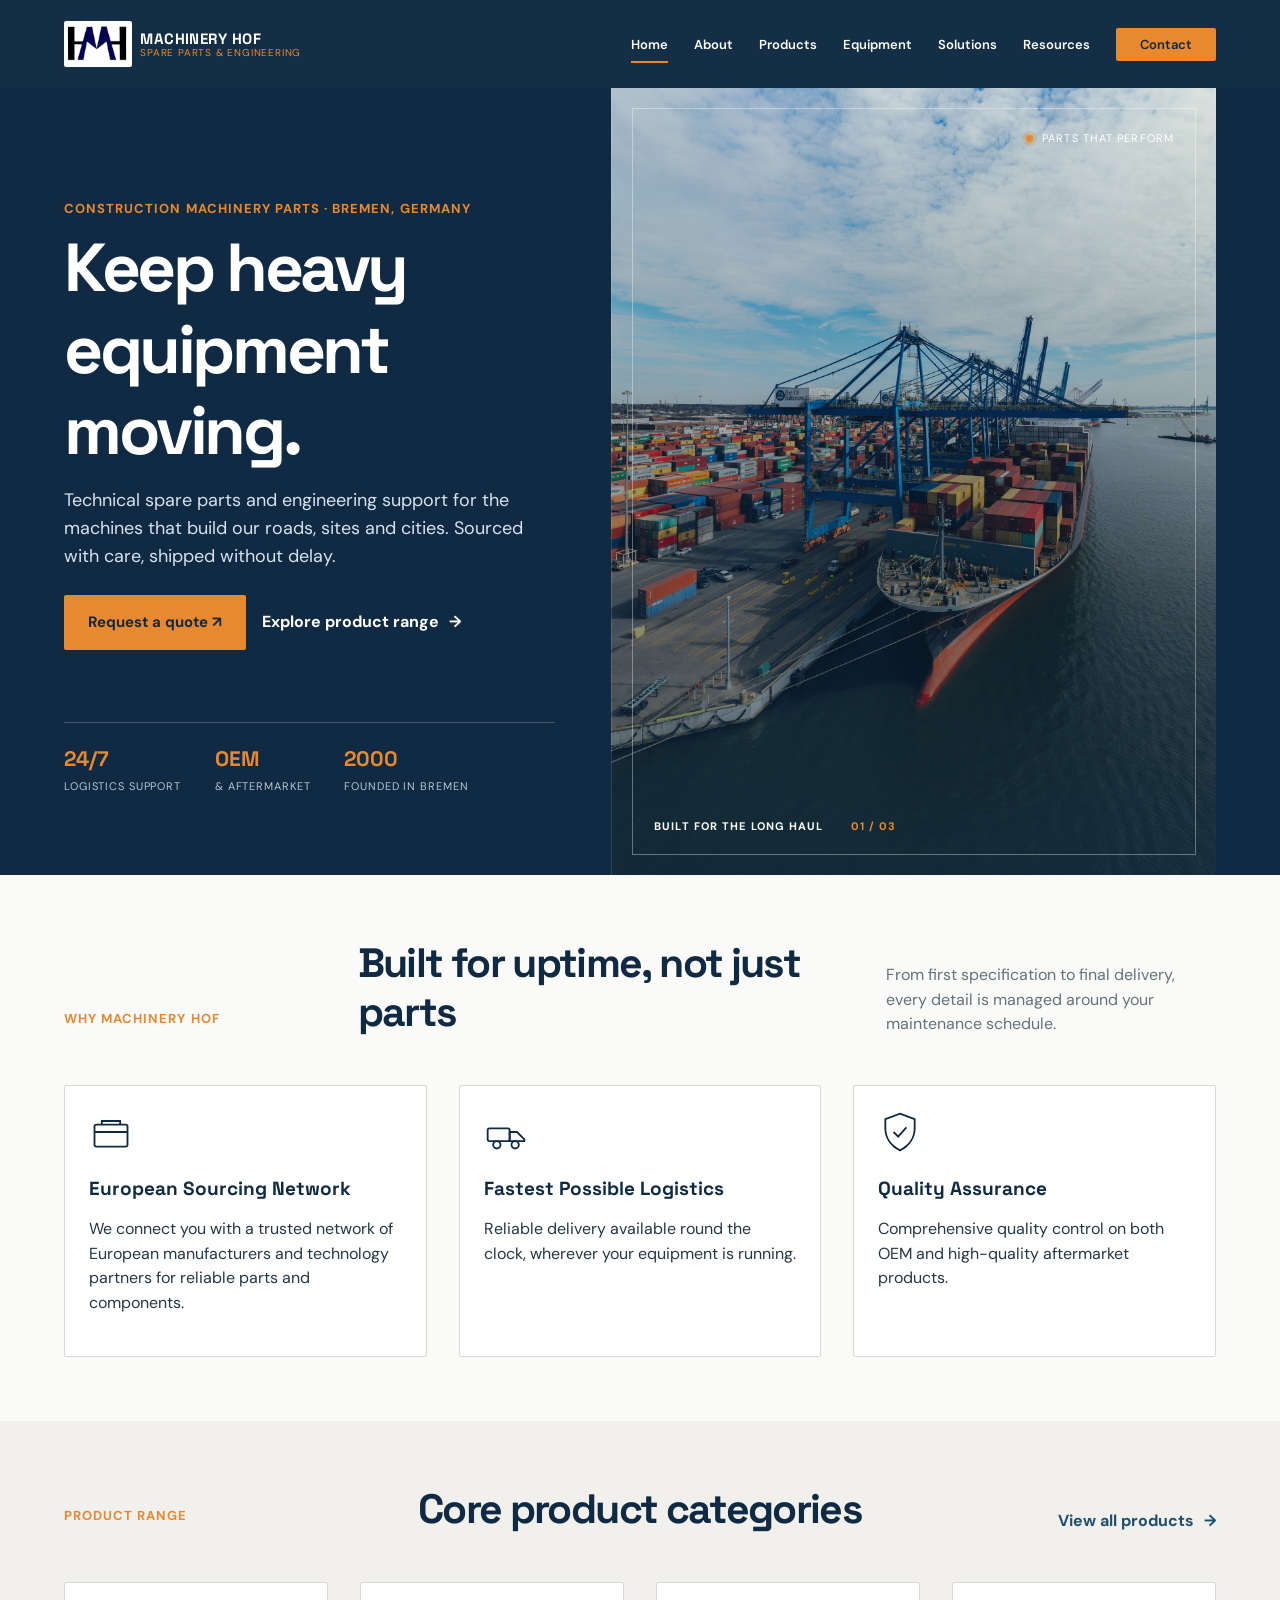
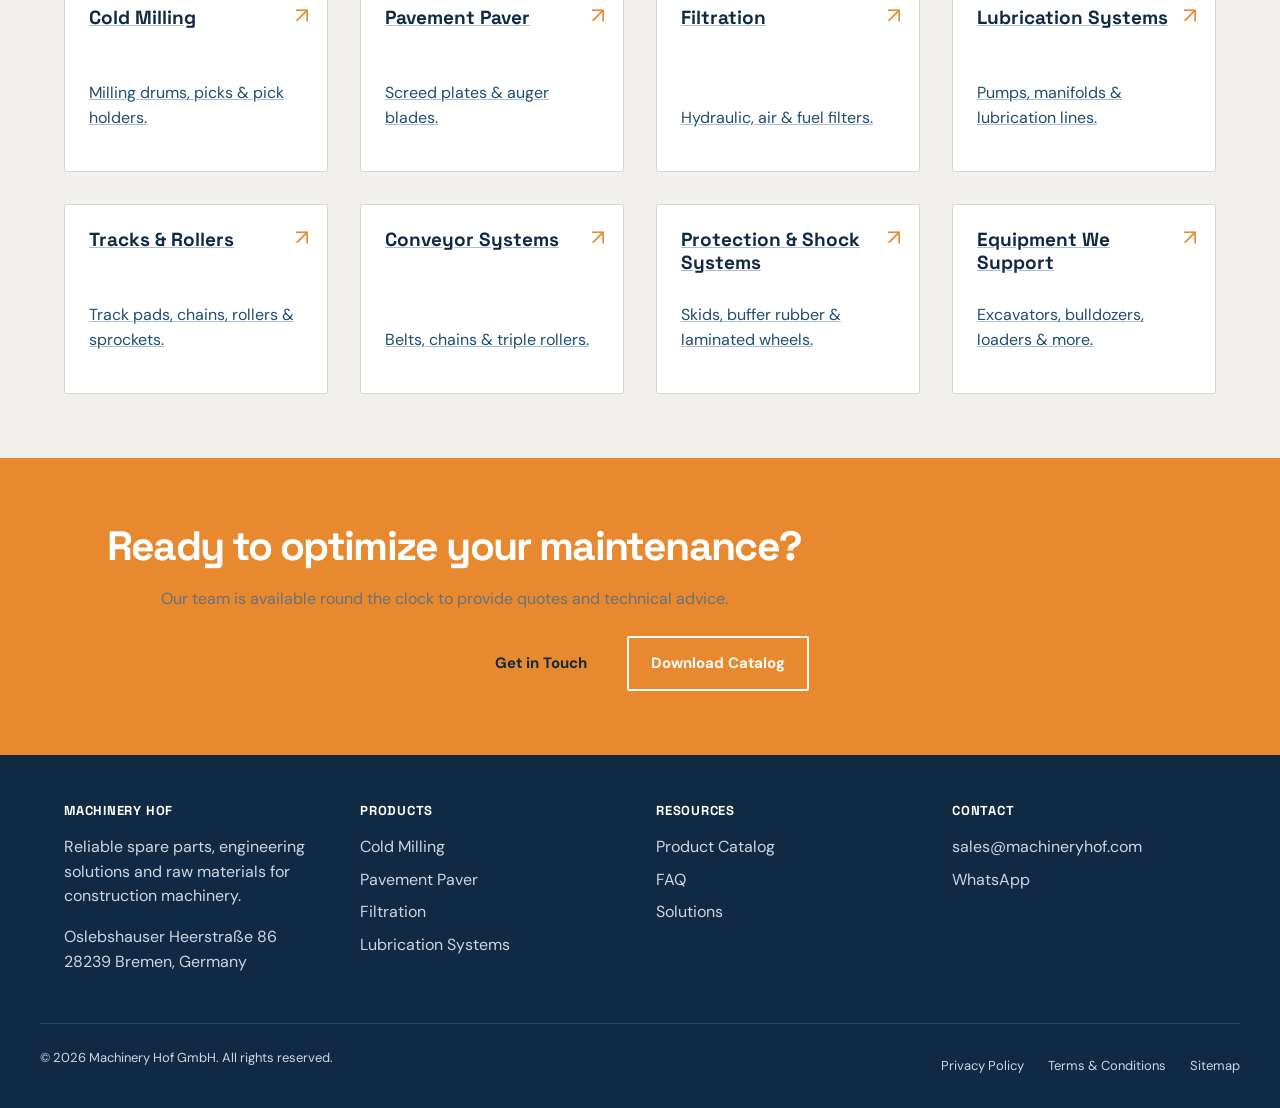
<file: machineryhof/index.html>
<!doctype html>
<html lang="en">
<head>
<meta charset="utf-8">
<meta name="viewport" content="width=device-width, initial-scale=1">
<title>Home - Machinery Hof GmbH</title>
<meta name="description" content="Leading supplier of technical spare parts and engineering solutions for construction machinery at machineryhofgmbh.com. 24/7 support available.">
<link rel="stylesheet" href="css/styles.css">
</head>
<body>
<a class="skip-link" href="#main">Skip to content</a>
<header class="site-header">
  <div class="container header-inner">
<a class="brand" href="index.html">
      <img class="brand-logo" src="assets/logo.jpeg" alt="Machinery Hof GmbH" />
      <span class="brand-text">
        <span class="brand-name">MACHINERY HOF</span>
        <span class="brand-sub">Spare Parts & Engineering</span>
      </span>
    </a>
    <button class="nav-toggle" id="navToggle" type="button" aria-expanded="false" aria-controls="siteNav">
      <span class="sr-only">Menu</span>
      <span class="nav-toggle-bar"></span>
      <span class="nav-toggle-bar"></span>
      <span class="nav-toggle-bar"></span>
    </button>
    <nav class="site-nav" id="siteNav" aria-label="Primary">
      <ul>
        <li><a href="index.html" aria-current="page">Home</a></li>
        <li><a href="about.html">About</a></li>
        <li><a href="products.html">Products</a></li>
        <li><a href="equipment.html">Equipment</a></li>
        <li><a href="solutions.html">Solutions</a></li>
        <li><a href="resources.html">Resources</a></li>
        <li><a class="nav-cta" href="contact.html">Contact</a></li>
      </ul>
    </nav>
  </div>
</header>

<main id="main">

  <section class="hero">
    <div class="container hero-layout">
      <div class="hero-inner">
        <span class="eyebrow">Construction machinery parts · Bremen, Germany</span>
        <h1>Keep heavy equipment moving.</h1>
        <p>Technical spare parts and engineering support for the machines that build our roads, sites and cities. Sourced with care, shipped without delay.</p>
        <div class="hero-ctas">
          <a class="btn btn-primary" href="contact.html">Request a quote <span aria-hidden="true">↗</span></a>
          <a class="text-link text-link-light" href="products.html">Explore product range <span aria-hidden="true">→</span></a>
        </div>
        <div class="hero-proof" aria-label="Service highlights">
          <div><strong>24/7</strong><span>Logistics support</span></div>
          <div><strong>OEM</strong><span>&amp; aftermarket</span></div>
          <div><strong>2000</strong><span>Founded in Bremen</span></div>
        </div>
      </div>
      <div class="hero-visual" aria-label="Construction machinery at work">
        <div class="hero-visual-label"><span class="status-dot"></span> Parts that perform</div>
        <div class="hero-visual-caption">Built for the long haul<span>01 / 03</span></div>
      </div>
    </div>
  </section>

  <section aria-labelledby="features-heading">
    <div class="container">
      <div class="section-head section-head-row">
        <span class="eyebrow">Why Machinery Hof</span>
        <h2 id="features-heading">Built for uptime, not just parts</h2>
        <p>From first specification to final delivery, every detail is managed around your maintenance schedule.</p>
      </div>
      <div class="grid grid-3">
        <div class="card feature-card">
          <svg class="card-icon" viewBox="0 0 48 48" fill="none" stroke="currentColor" stroke-width="2" aria-hidden="true">
            <rect x="6" y="16" width="36" height="24" rx="2"/>
            <path d="M6 24h36M14 16v-4h20v4"/>
          </svg>
          <h3>European Sourcing Network</h3>
          <p>We connect you with a trusted network of European manufacturers and technology partners for reliable parts and components.</p>
        </div>
        <div class="card feature-card">
          <svg class="card-icon" viewBox="0 0 48 48" fill="none" stroke="currentColor" stroke-width="2" aria-hidden="true">
            <rect x="4" y="20" width="24" height="14" rx="2"/>
            <path d="M28 24h8l8 8v2h-16z"/>
            <circle cx="14" cy="38" r="4"/>
            <circle cx="34" cy="38" r="4"/>
          </svg>
          <h3>Fastest Possible Logistics</h3>
          <p>Reliable delivery available round the clock, wherever your equipment is running.</p>
        </div>
        <div class="card feature-card">
          <svg class="card-icon" viewBox="0 0 48 48" fill="none" stroke="currentColor" stroke-width="2" aria-hidden="true">
            <path d="M24 4l16 6v10c0 12-8 20-16 24C16 40 8 32 8 20V10z"/>
            <path d="M17 24l5 5 9-10"/>
          </svg>
          <h3>Quality Assurance</h3>
          <p>Comprehensive quality control on both OEM and high-quality aftermarket products.</p>
        </div>
      </div>
    </div>
  </section>

  <section class="section-alt" aria-labelledby="categories-heading">
    <div class="container">
      <div class="section-head section-head-row">
        <span class="eyebrow">Product Range</span>
        <h2 id="categories-heading">Core product categories</h2>
        <a class="text-link" href="products.html">View all products <span aria-hidden="true">→</span></a>
      </div>
      <div class="grid grid-4">
        <a class="card category-card" href="products.html#cold-milling">
          <h3>Cold Milling</h3>
          <p>Milling drums, picks &amp; pick holders.</p>
        </a>
        <a class="card category-card" href="products.html#pavement-paver">
          <h3>Pavement Paver</h3>
          <p>Screed plates &amp; auger blades.</p>
        </a>
        <a class="card category-card" href="products.html#filtration">
          <h3>Filtration</h3>
          <p>Hydraulic, air &amp; fuel filters.</p>
        </a>
        <a class="card category-card" href="products.html#lubrication">
          <h3>Lubrication Systems</h3>
          <p>Pumps, manifolds &amp; lubrication lines.</p>
        </a>
        <a class="card category-card" href="products.html#tracks-rollers">
          <h3>Tracks &amp; Rollers</h3>
          <p>Track pads, chains, rollers &amp; sprockets.</p>
        </a>
        <a class="card category-card" href="products.html#conveyor">
          <h3>Conveyor Systems</h3>
          <p>Belts, chains &amp; triple rollers.</p>
        </a>
        <a class="card category-card" href="products.html#protection">
          <h3>Protection &amp; Shock Systems</h3>
          <p>Skids, buffer rubber &amp; laminated wheels.</p>
        </a>
        <a class="card category-card" href="equipment.html">
          <h3>Equipment We Support</h3>
          <p>Excavators, bulldozers, loaders &amp; more.</p>
        </a>
      </div>
    </div>
  </section>

  <section class="cta-band" aria-labelledby="cta-heading">
    <div class="container">
      <h2 id="cta-heading">Ready to optimize your maintenance?</h2>
      <p>Our team is available round the clock to provide quotes and technical advice.</p>
      <div class="hero-ctas">
        <a class="btn btn-primary" href="contact.html">Get in Touch</a>
        <a class="btn btn-outline" style="border-color:#fff;color:#fff" href="resources.html#catalog">Download Catalog</a>
      </div>
    </div>
  </section>

</main>

<footer class="site-footer">
  <div class="container footer-grid">
    <div class="footer-col">
      <h3>Machinery Hof</h3>
      <p>Reliable spare parts, engineering solutions and raw materials for construction machinery.</p>
      <p>Oslebshauser Heerstraße 86<br>28239 Bremen, Germany</p>
    </div>
    <div class="footer-col">
      <h3>Products</h3>
      <ul>
        <li><a href="products.html#cold-milling">Cold Milling</a></li>
        <li><a href="products.html#pavement-paver">Pavement Paver</a></li>
        <li><a href="products.html#filtration">Filtration</a></li>
        <li><a href="products.html#lubrication">Lubrication Systems</a></li>
      </ul>
    </div>
    <div class="footer-col">
      <h3>Resources</h3>
      <ul>
        <li><a href="resources.html#catalog">Product Catalog</a></li>
        <li><a href="resources.html#faq">FAQ</a></li>
        <li><a href="solutions.html">Solutions</a></li>
      </ul>
    </div>
    <div class="footer-col">
      <h3>Contact</h3>
      <ul>
        <li><a href="mailto:sales@machineryhof.com">sales@machineryhof.com</a></li>
        <li><a href="https://wa.me/491520240939" target="_blank" rel="noopener noreferrer">WhatsApp</a></li>
      </ul>
    </div>
  </div>
  <div class="container footer-bottom">
    <p>&copy; 2026 Machinery Hof GmbH. All rights reserved.</p>
    <ul class="footer-legal">
      <li><a href="privacy.html">Privacy Policy</a></li>
      <li><a href="terms.html">Terms &amp; Conditions</a></li>
      <li><a href="sitemap.html">Sitemap</a></li>
    </ul>
  </div>
  <div id="analytics-mount"></div>
</footer>

<script src="js/nav.js"></script>
</body>
</html>
</file>
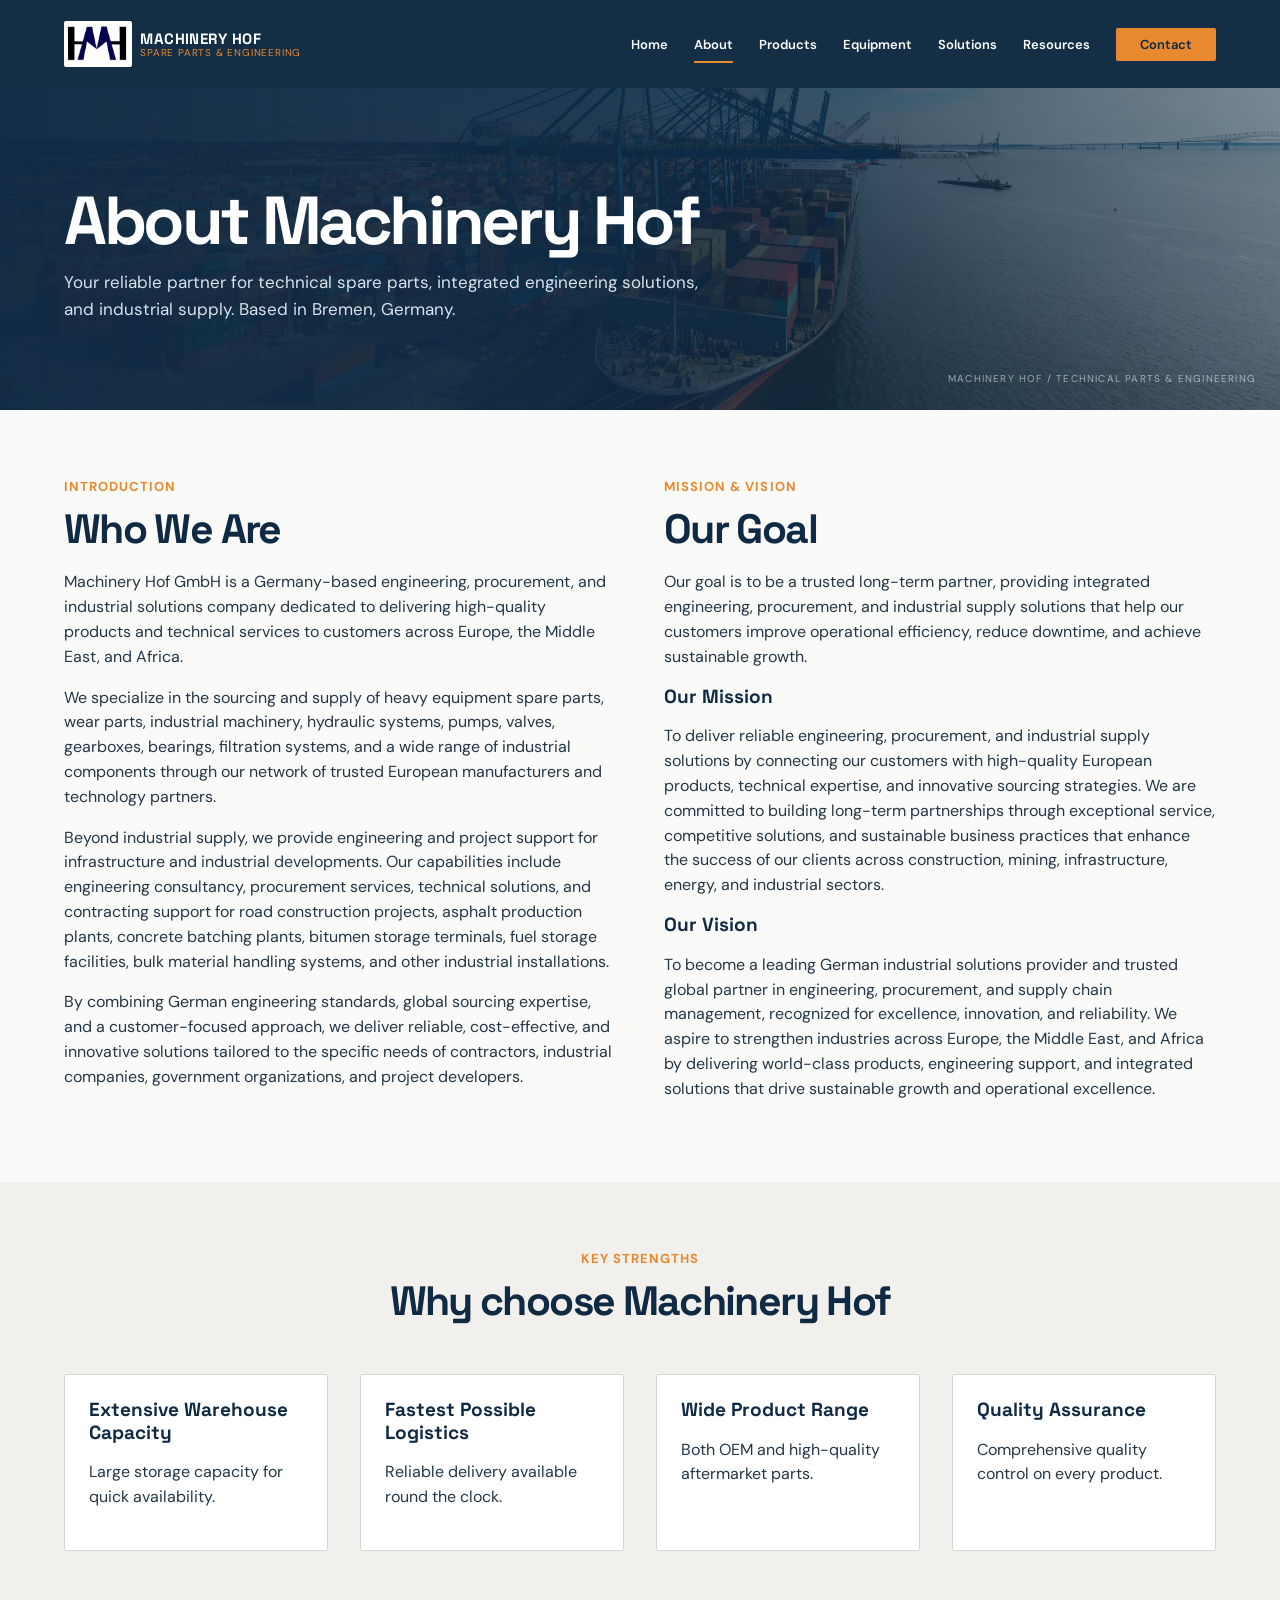
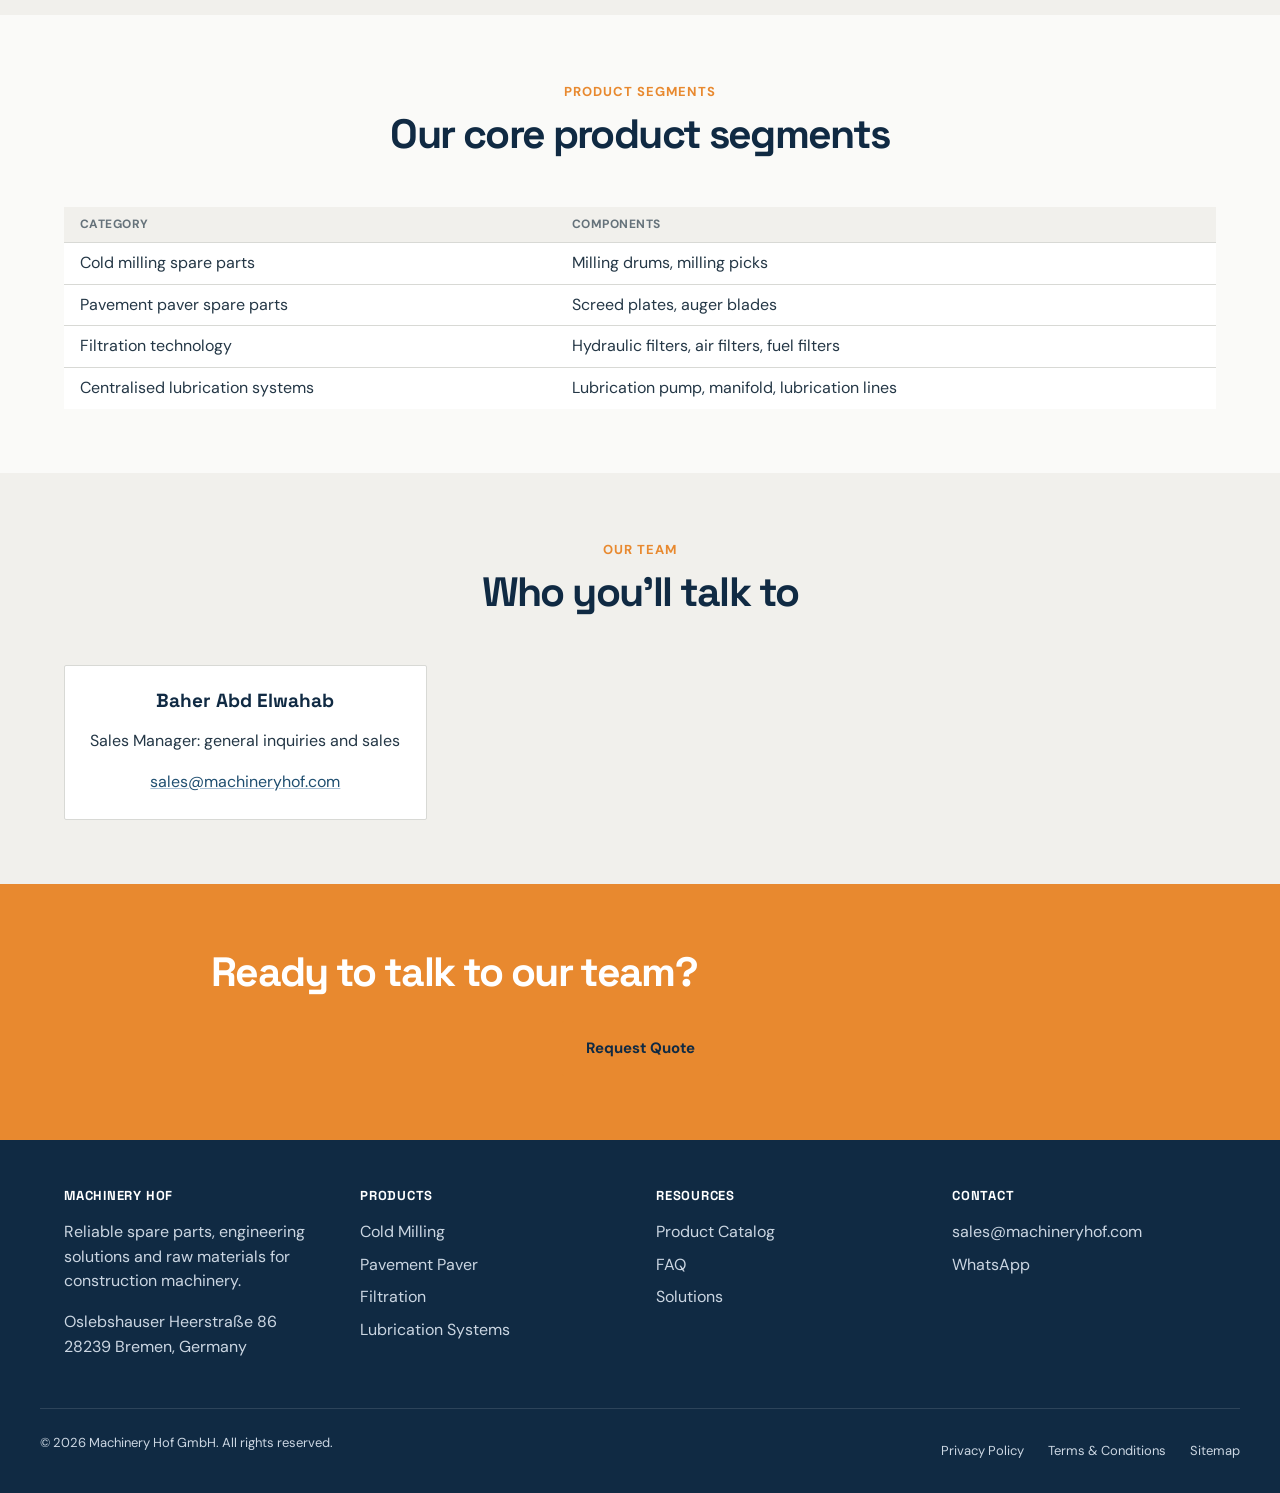
<file: machineryhof/about.html>
<!doctype html>
<html lang="en">
<head>
<meta charset="utf-8">
<meta name="viewport" content="width=device-width, initial-scale=1">
<title>About Machinery Hof</title>
<meta name="description" content="Learn about Machinery Hof - your reliable partner for technical spare parts, integrated engineering solutions, and industrial supply based in Bremen, Germany.">
<link rel="stylesheet" href="css/styles.css">
</head>
<body>
<a class="skip-link" href="#main">Skip to content</a>
<header class="site-header">
  <div class="container header-inner">
<a class="brand" href="index.html">
      <img class="brand-logo" src="assets/logo.jpeg" alt="Machinery Hof GmbH" />
      <span class="brand-text">
        <span class="brand-name">MACHINERY HOF</span>
        <span class="brand-sub">Spare Parts & Engineering</span>
      </span>
    </a>
    <button class="nav-toggle" id="navToggle" type="button" aria-expanded="false" aria-controls="siteNav">
      <span class="sr-only">Menu</span>
      <span class="nav-toggle-bar"></span>
      <span class="nav-toggle-bar"></span>
      <span class="nav-toggle-bar"></span>
    </button>
    <nav class="site-nav" id="siteNav" aria-label="Primary">
      <ul>
        <li><a href="index.html">Home</a></li>
        <li><a href="about.html" aria-current="page">About</a></li>
        <li><a href="products.html">Products</a></li>
        <li><a href="equipment.html">Equipment</a></li>
        <li><a href="solutions.html">Solutions</a></li>
        <li><a href="resources.html">Resources</a></li>
        <li><a class="nav-cta" href="contact.html">Contact</a></li>
      </ul>
    </nav>
  </div>
</header>

<main id="main">

  <section class="page-hero">
    <div class="container">
      <h1>About Machinery Hof</h1>
      <p>Your reliable partner for technical spare parts, integrated engineering solutions, and industrial supply. Based in Bremen, Germany.</p>
    </div>
  </section>

  <section aria-labelledby="intro-heading">
    <div class="container two-col">
      <div>
        <span class="eyebrow">Introduction</span>
        <h2 id="intro-heading">Who We Are</h2>
        <p>Machinery Hof GmbH is a Germany-based engineering, procurement, and industrial solutions company dedicated to delivering high-quality products and technical services to customers across Europe, the Middle East, and Africa.</p>
        <p>We specialize in the sourcing and supply of heavy equipment spare parts, wear parts, industrial machinery, hydraulic systems, pumps, valves, gearboxes, bearings, filtration systems, and a wide range of industrial components through our network of trusted European manufacturers and technology partners.</p>
        <p>Beyond industrial supply, we provide engineering and project support for infrastructure and industrial developments. Our capabilities include engineering consultancy, procurement services, technical solutions, and contracting support for road construction projects, asphalt production plants, concrete batching plants, bitumen storage terminals, fuel storage facilities, bulk material handling systems, and other industrial installations.</p>
        <p>By combining German engineering standards, global sourcing expertise, and a customer-focused approach, we deliver reliable, cost-effective, and innovative solutions tailored to the specific needs of contractors, industrial companies, government organizations, and project developers.</p>
      </div>
      <div>
        <span class="eyebrow">Mission &amp; Vision</span>
        <h2>Our Goal</h2>
        <p>Our goal is to be a trusted long-term partner, providing integrated engineering, procurement, and industrial supply solutions that help our customers improve operational efficiency, reduce downtime, and achieve sustainable growth.</p>

        <h3>Our Mission</h3>
        <p>To deliver reliable engineering, procurement, and industrial supply solutions by connecting our customers with high-quality European products, technical expertise, and innovative sourcing strategies. We are committed to building long-term partnerships through exceptional service, competitive solutions, and sustainable business practices that enhance the success of our clients across construction, mining, infrastructure, energy, and industrial sectors.</p>

        <h3>Our Vision</h3>
        <p>To become a leading German industrial solutions provider and trusted global partner in engineering, procurement, and supply chain management, recognized for excellence, innovation, and reliability. We aspire to strengthen industries across Europe, the Middle East, and Africa by delivering world-class products, engineering support, and integrated solutions that drive sustainable growth and operational excellence.</p>
      </div>
    </div>
  </section>

  <section class="section-alt" aria-labelledby="strengths-heading">
    <div class="container">
      <div class="section-head">
        <span class="eyebrow">Key Strengths</span>
        <h2 id="strengths-heading">Why choose Machinery Hof</h2>
      </div>
      <div class="grid grid-4">
        <div class="card">
          <h3>Extensive Warehouse Capacity</h3>
          <p>Large storage capacity for quick availability.</p>
        </div>
        <div class="card">
          <h3>Fastest Possible Logistics</h3>
          <p>Reliable delivery available round the clock.</p>
        </div>
        <div class="card">
          <h3>Wide Product Range</h3>
          <p>Both OEM and high-quality aftermarket parts.</p>
        </div>
        <div class="card">
          <h3>Quality Assurance</h3>
          <p>Comprehensive quality control on every product.</p>
        </div>
      </div>
    </div>
  </section>

  <section aria-labelledby="segments-heading">
    <div class="container">
      <div class="section-head">
        <span class="eyebrow">Product Segments</span>
        <h2 id="segments-heading">Our core product segments</h2>
      </div>
      <div class="table-scroll">
        <table class="spec-table">
          <caption class="sr-only">Core product segments and components</caption>
          <thead>
            <tr><th scope="col">Category</th><th scope="col">Components</th></tr>
          </thead>
          <tbody>
            <tr><td>Cold milling spare parts</td><td>Milling drums, milling picks</td></tr>
            <tr><td>Pavement paver spare parts</td><td>Screed plates, auger blades</td></tr>
            <tr><td>Filtration technology</td><td>Hydraulic filters, air filters, fuel filters</td></tr>
            <tr><td>Centralised lubrication systems</td><td>Lubrication pump, manifold, lubrication lines</td></tr>
          </tbody>
        </table>
      </div>
    </div>
  </section>

  <section class="section-alt" aria-labelledby="team-heading">
    <div class="container">
      <div class="section-head">
        <span class="eyebrow">Our Team</span>
        <h2 id="team-heading">Who you'll talk to</h2>
      </div>
      <div class="grid grid-3">
        <div class="card text-center">
          <h3>Baher Abd Elwahab</h3>
          <p>Sales Manager: general inquiries and sales</p>
          <a href="mailto:sales@machineryhof.com">sales@machineryhof.com</a>
        </div>
      </div>
    </div>
  </section>

  <section class="cta-band" aria-labelledby="about-cta-heading">
    <div class="container">
      <h2 id="about-cta-heading">Ready to talk to our team?</h2>
      <div class="hero-ctas">
        <a class="btn btn-primary" href="contact.html">Request Quote</a>
      </div>
    </div>
  </section>

</main>

<footer class="site-footer">
  <div class="container footer-grid">
    <div class="footer-col">
      <h3>Machinery Hof</h3>
      <p>Reliable spare parts, engineering solutions and raw materials for construction machinery.</p>
      <p>Oslebshauser Heerstraße 86<br>28239 Bremen, Germany</p>
    </div>
    <div class="footer-col">
      <h3>Products</h3>
      <ul>
        <li><a href="products.html#cold-milling">Cold Milling</a></li>
        <li><a href="products.html#pavement-paver">Pavement Paver</a></li>
        <li><a href="products.html#filtration">Filtration</a></li>
        <li><a href="products.html#lubrication">Lubrication Systems</a></li>
      </ul>
    </div>
    <div class="footer-col">
      <h3>Resources</h3>
      <ul>
        <li><a href="resources.html#catalog">Product Catalog</a></li>
        <li><a href="resources.html#faq">FAQ</a></li>
        <li><a href="solutions.html">Solutions</a></li>
      </ul>
    </div>
    <div class="footer-col">
      <h3>Contact</h3>
      <ul>
        <li><a href="mailto:sales@machineryhof.com">sales@machineryhof.com</a></li>
        <li><a href="https://wa.me/491520240939" target="_blank" rel="noopener noreferrer">WhatsApp</a></li>
      </ul>
    </div>
  </div>
  <div class="container footer-bottom">
    <p>&copy; 2026 Machinery Hof GmbH. All rights reserved.</p>
    <ul class="footer-legal">
      <li><a href="privacy.html">Privacy Policy</a></li>
      <li><a href="terms.html">Terms &amp; Conditions</a></li>
      <li><a href="sitemap.html">Sitemap</a></li>
    </ul>
  </div>
  <div id="analytics-mount"></div>
</footer>

<script src="js/nav.js"></script>
</body>
</html>
</file>
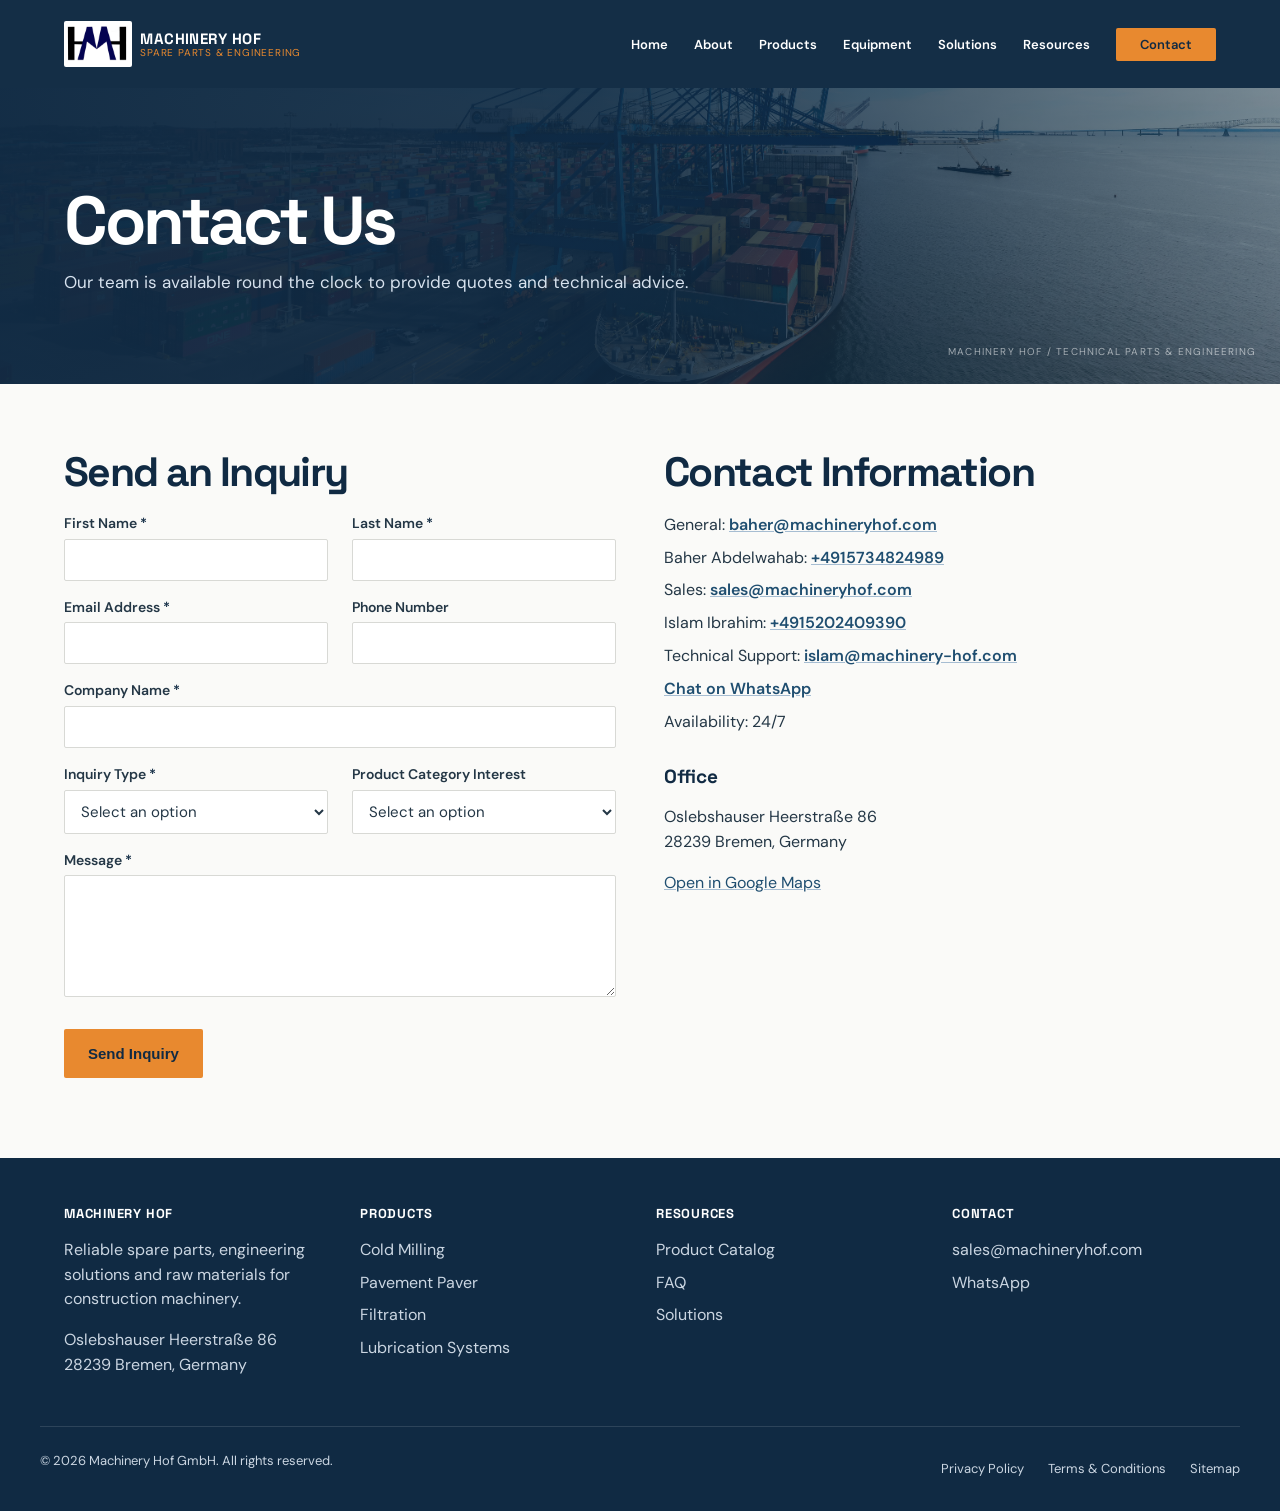
<file: machineryhof/contact.html>
<!doctype html>
<html lang="en">
<head>
<meta charset="utf-8">
<meta name="viewport" content="width=device-width, initial-scale=1">
<title>Contact Machinery Hof GmbH</title>
<meta name="description" content="Get in touch with our 24/7 support team at machineryhofgmbh.com for quotes and technical assistance.">
<link rel="stylesheet" href="css/styles.css">
</head>
<body>
<a class="skip-link" href="#main">Skip to content</a>
<header class="site-header">
  <div class="container header-inner">
<a class="brand" href="index.html">
      <img class="brand-logo" src="assets/logo.jpeg" alt="Machinery Hof GmbH" />
      <span class="brand-text">
        <span class="brand-name">MACHINERY HOF</span>
        <span class="brand-sub">Spare Parts & Engineering</span>
      </span>
    </a>
    <button class="nav-toggle" id="navToggle" type="button" aria-expanded="false" aria-controls="siteNav">
      <span class="sr-only">Menu</span>
      <span class="nav-toggle-bar"></span>
      <span class="nav-toggle-bar"></span>
      <span class="nav-toggle-bar"></span>
    </button>
    <nav class="site-nav" id="siteNav" aria-label="Primary">
      <ul>
        <li><a href="index.html">Home</a></li>
        <li><a href="about.html">About</a></li>
        <li><a href="products.html">Products</a></li>
        <li><a href="equipment.html">Equipment</a></li>
        <li><a href="solutions.html">Solutions</a></li>
        <li><a href="resources.html">Resources</a></li>
        <li><a class="nav-cta" href="contact.html" aria-current="page">Contact</a></li>
      </ul>
    </nav>
  </div>
</header>

<main id="main">

  <section class="page-hero">
    <div class="container">
      <h1>Contact Us</h1>
      <p>Our team is available round the clock to provide quotes and technical advice.</p>
    </div>
  </section>

  <section aria-labelledby="contact-form-heading">
    <div class="container two-col">
      <div>
        <h2 id="contact-form-heading">Send an Inquiry</h2>
        <form id="contactForm" method="post" action="/api/contact" novalidate>

          <div class="form-grid">
            <div class="field">
              <label for="firstName">First Name <span class="required-mark">*</span></label>
              <input type="text" id="firstName" name="firstName" required aria-describedby="firstName-error">
              <span class="field-error" id="firstName-error">First name is required.</span>
            </div>

            <div class="field">
              <label for="lastName">Last Name <span class="required-mark">*</span></label>
              <input type="text" id="lastName" name="lastName" required aria-describedby="lastName-error">
              <span class="field-error" id="lastName-error">Last name is required.</span>
            </div>

            <div class="field">
              <label for="email">Email Address <span class="required-mark">*</span></label>
              <input type="email" id="email" name="email" required aria-describedby="email-error">
              <span class="field-error" id="email-error">Enter a valid email address.</span>
            </div>

            <div class="field">
              <label for="phone">Phone Number</label>
              <input type="tel" id="phone" name="phone">
            </div>

            <div class="field field-full">
              <label for="company">Company Name <span class="required-mark">*</span></label>
              <input type="text" id="company" name="company" required aria-describedby="company-error">
              <span class="field-error" id="company-error">Company name is required.</span>
            </div>

            <div class="field">
              <label for="inquiryType">Inquiry Type <span class="required-mark">*</span></label>
              <select id="inquiryType" name="inquiryType" required aria-describedby="inquiryType-error">
                <option value="">Select an option</option>
                <option value="Product Information">Product Information</option>
                <option value="Quote Request">Quote Request</option>
                <option value="Technical Support">Technical Support</option>
                <option value="General Inquiry">General Inquiry</option>
              </select>
              <span class="field-error" id="inquiryType-error">Please select an inquiry type.</span>
            </div>

            <div class="field">
              <label for="productInterest">Product Category Interest</label>
              <select id="productInterest" name="productInterest">
                <option value="">Select an option</option>
                <option value="Cold Milling Parts">Cold Milling Parts</option>
                <option value="Pavement Paver Parts">Pavement Paver Parts</option>
                <option value="Filtration">Filtration</option>
                <option value="Lubrication">Lubrication</option>
                <option value="Tracks & Rollers">Tracks &amp; Rollers</option>
                <option value="Other">Other</option>
              </select>
            </div>

            <div class="field field-full">
              <label for="message">Message <span class="required-mark">*</span></label>
              <textarea id="message" name="message" rows="5" required aria-describedby="message-error"></textarea>
              <span class="field-error" id="message-error">Please enter a message.</span>
            </div>
          </div>

          <div class="form-status" id="formStatus" role="status" aria-live="polite"></div>

          <p style="margin-top: var(--space-4)">
            <button type="submit" class="btn btn-primary">Send Inquiry</button>
          </p>
        </form>
      </div>

      <div>
        <h2>Contact Information</h2>
        <ul class="contact-info-list">
          <li>General: <a href="mailto:baher@machineryhof.com">baher@machineryhof.com</a></li>
          <li>Baher Abdelwahab: <a href="tel:+4915734824989">+4915734824989</a></li>
          <li>Sales: <a href="mailto:sales@machineryhof.com">sales@machineryhof.com</a></li>
          <li>Islam Ibrahim: <a href="tel:+4915202409390">+4915202409390</a></li>
          <li>Technical Support: <a href="mailto:islam@machinery-hof.com">islam@machinery-hof.com</a></li>
          <li><a href="https://wa.me/491520240939" target="_blank" rel="noopener noreferrer">Chat on WhatsApp</a></li>
          <li>Availability: 24/7</li>
        </ul>

        <h3 style="margin-top: var(--space-5)">Office</h3>
        <p>
          Oslebshauser Heerstraße 86<br>
          28239 Bremen, Germany
        </p>
        <p>
          <a href="https://www.google.com/maps/search/?api=1&query=Oslebshauser+Heerstra%C3%9Fe+86%2C+28239+Bremen%2C+Germany" target="_blank" rel="noopener noreferrer">Open in Google Maps</a>
        </p>
        <div id="map-embed"></div>
      </div>
    </div>
  </section>

</main>

<footer class="site-footer">
  <div class="container footer-grid">
    <div class="footer-col">
      <h3>Machinery Hof</h3>
      <p>Reliable spare parts, engineering solutions and raw materials for construction machinery.</p>
      <p>Oslebshauser Heerstraße 86<br>28239 Bremen, Germany</p>
    </div>
    <div class="footer-col">
      <h3>Products</h3>
      <ul>
        <li><a href="products.html#cold-milling">Cold Milling</a></li>
        <li><a href="products.html#pavement-paver">Pavement Paver</a></li>
        <li><a href="products.html#filtration">Filtration</a></li>
        <li><a href="products.html#lubrication">Lubrication Systems</a></li>
      </ul>
    </div>
    <div class="footer-col">
      <h3>Resources</h3>
      <ul>
        <li><a href="resources.html#catalog">Product Catalog</a></li>
        <li><a href="resources.html#faq">FAQ</a></li>
        <li><a href="solutions.html">Solutions</a></li>
      </ul>
    </div>
    <div class="footer-col">
      <h3>Contact</h3>
      <ul>
        <li><a href="mailto:sales@machineryhof.com">sales@machineryhof.com</a></li>
        <li><a href="https://wa.me/491520240939" target="_blank" rel="noopener noreferrer">WhatsApp</a></li>
      </ul>
    </div>
  </div>
  <div class="container footer-bottom">
    <p>&copy; 2026 Machinery Hof GmbH. All rights reserved.</p>
    <ul class="footer-legal">
      <li><a href="privacy.html">Privacy Policy</a></li>
      <li><a href="terms.html">Terms &amp; Conditions</a></li>
      <li><a href="sitemap.html">Sitemap</a></li>
    </ul>
  </div>
  <div id="analytics-mount"></div>
</footer>

<script src="js/nav.js"></script>
<script src="js/contact-form.js"></script>
</body>
</html>
</file>
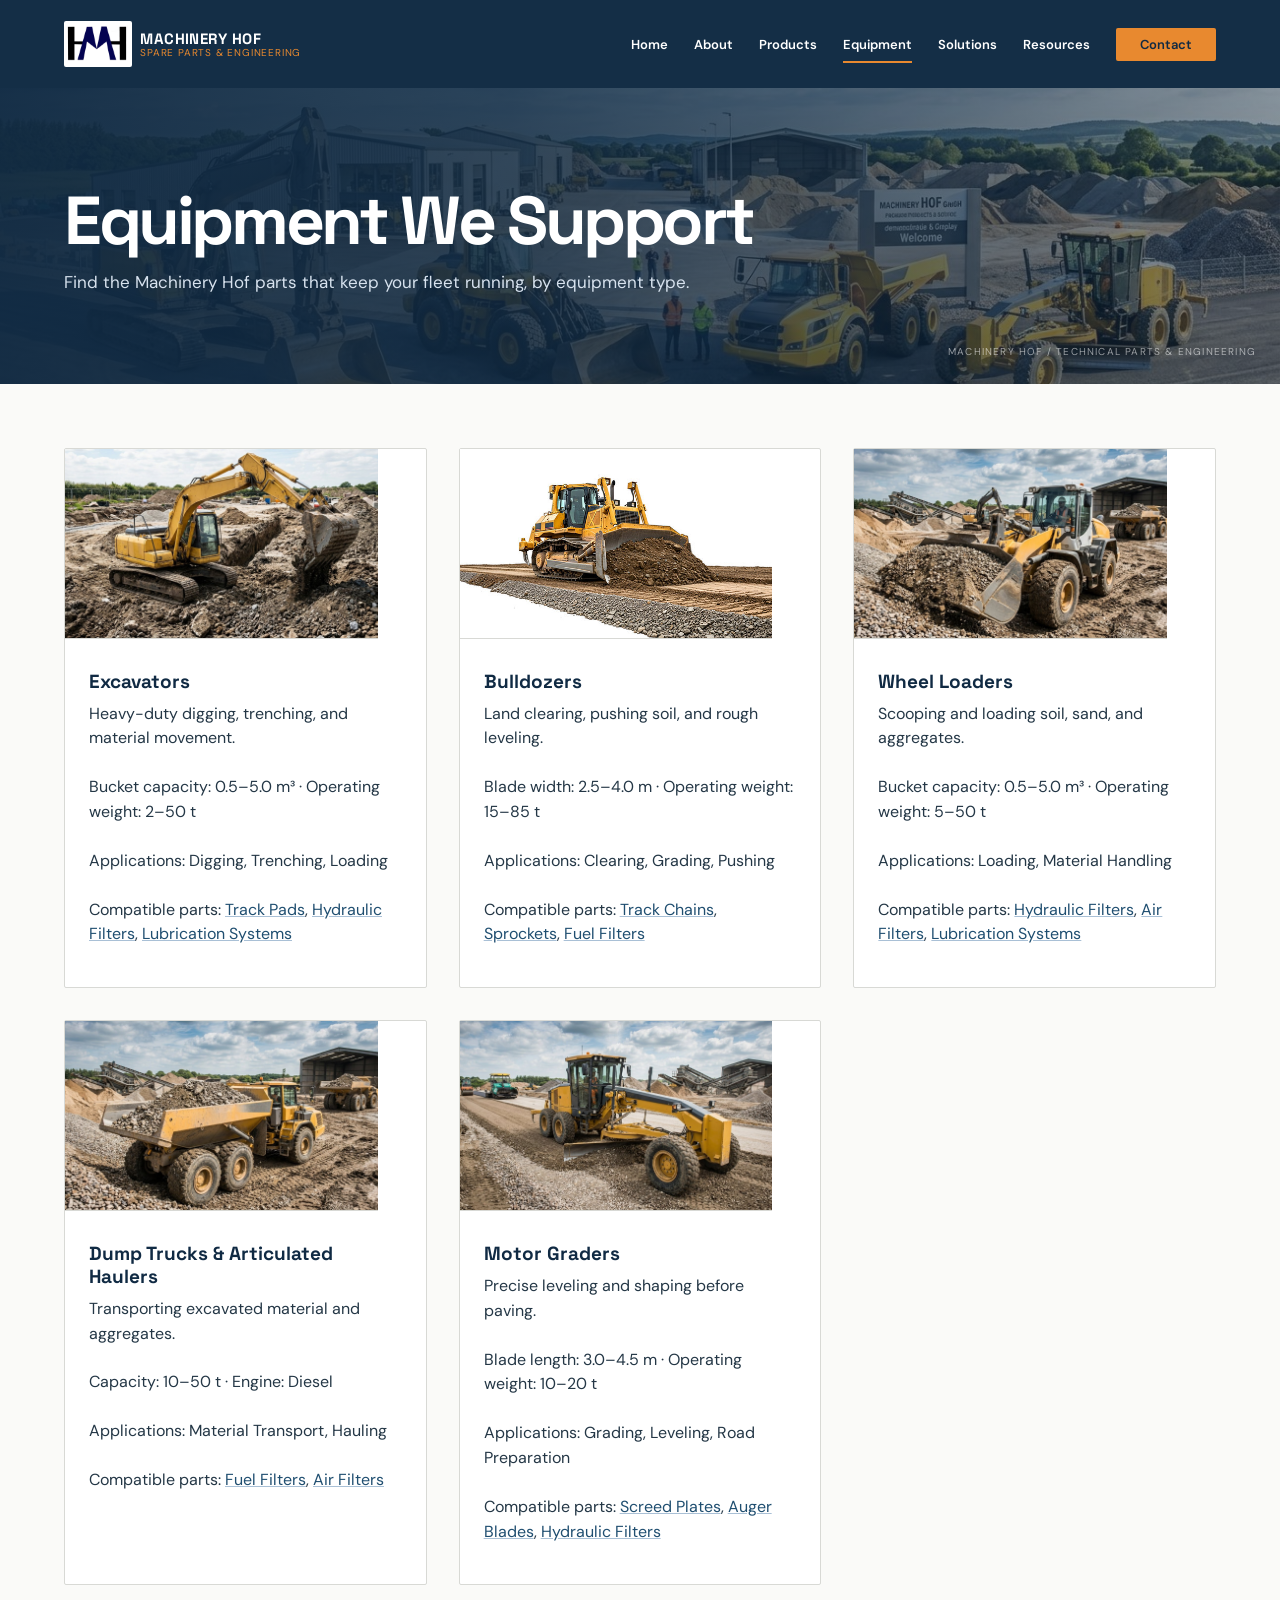
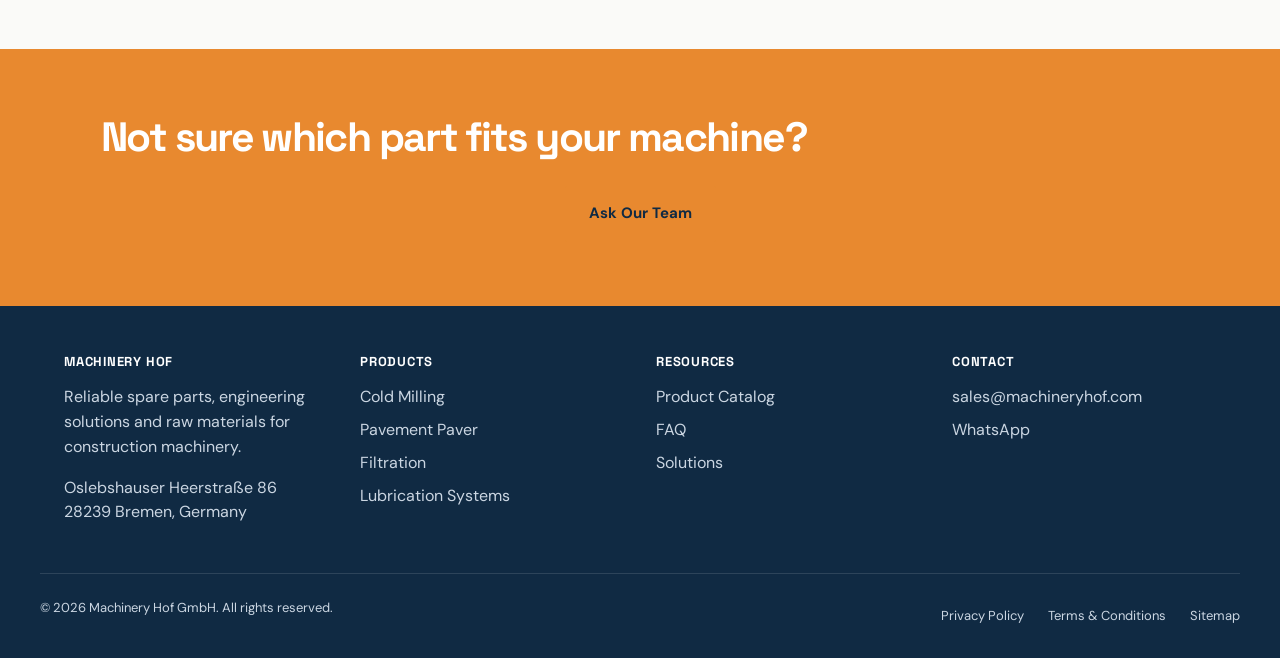
<file: machineryhof/equipment.html>
<!doctype html>
<html lang="en">
<head>
<meta charset="utf-8">
<meta name="viewport" content="width=device-width, initial-scale=1">
<title>Equipment - Machinery Hof GmbH</title>
<meta name="description" content="Construction machinery supported by Machinery Hof GmbH spare parts.">
<link rel="stylesheet" href="css/styles.css">
</head>
<body class="equipment-page">
<a class="skip-link" href="#main">Skip to content</a>
<header class="site-header">
  <div class="container header-inner">
<a class="brand" href="index.html">
      <img class="brand-logo" src="assets/logo.jpeg" alt="Machinery Hof GmbH" />
      <span class="brand-text">
        <span class="brand-name">MACHINERY HOF</span>
        <span class="brand-sub">Spare Parts & Engineering</span>
      </span>
    </a>
    <button class="nav-toggle" id="navToggle" type="button" aria-expanded="false" aria-controls="siteNav">
      <span class="sr-only">Menu</span>
      <span class="nav-toggle-bar"></span>
      <span class="nav-toggle-bar"></span>
      <span class="nav-toggle-bar"></span>
    </button>
    <nav class="site-nav" id="siteNav" aria-label="Primary">
      <ul>
        <li><a href="index.html">Home</a></li>
        <li><a href="about.html">About</a></li>
        <li><a href="products.html">Products</a></li>
        <li><a href="equipment.html" aria-current="page">Equipment</a></li>
        <li><a href="solutions.html">Solutions</a></li>
        <li><a href="resources.html">Resources</a></li>
        <li><a class="nav-cta" href="contact.html">Contact</a></li>
      </ul>
    </nav>
  </div>
</header>

<main id="main">

  <section class="page-hero">
    <div class="container">
      <h1>Equipment We Support</h1>
      <p>Find the Machinery Hof parts that keep your fleet running, by equipment type.</p>
    </div>
  </section>

  <section aria-labelledby="equipment-types-heading">
    <div class="container">
      <h2 id="equipment-types-heading" class="sr-only">Equipment types</h2>
      <div class="grid grid-3">

        <article class="card equipment-card">
          <img class="equipment-image equipment-image-excavator" src="assets/excavator.jpg" alt="Excavator working at a construction site" />
          <h3>Excavators</h3>
          <p>Heavy-duty digging, trenching, and material movement.</p>
          <p>Bucket capacity: 0.5–5.0 m³ · Operating weight: 2–50 t</p>
          <p>Applications: Digging, Trenching, Loading</p>
          <p>Compatible parts:
            <a href="products.html#tracks-rollers">Track Pads</a>,
            <a href="products.html#filtration">Hydraulic Filters</a>,
            <a href="products.html#lubrication">Lubrication Systems</a>
          </p>
        </article>

        <article class="card equipment-card">
          <img class="equipment-image equipment-image-bulldozer" src="assets/Bulldozer.jpg" alt="Bulldozer grading a construction site" />
          <h3>Bulldozers</h3>
          <p>Land clearing, pushing soil, and rough leveling.</p>
          <p>Blade width: 2.5–4.0 m · Operating weight: 15–85 t</p>
          <p>Applications: Clearing, Grading, Pushing</p>
          <p>Compatible parts:
            <a href="products.html#tracks-rollers">Track Chains</a>,
            <a href="products.html#tracks-rollers">Sprockets</a>,
            <a href="products.html#filtration">Fuel Filters</a>
          </p>
        </article>

        <article class="card equipment-card">
          <img class="equipment-image equipment-image-loader" src="assets/wheel loader.jpg" alt="Wheel loader handling aggregate material" />
          <h3>Wheel Loaders</h3>
          <p>Scooping and loading soil, sand, and aggregates.</p>
          <p>Bucket capacity: 0.5–5.0 m³ · Operating weight: 5–50 t</p>
          <p>Applications: Loading, Material Handling</p>
          <p>Compatible parts:
            <a href="products.html#filtration">Hydraulic Filters</a>,
            <a href="products.html#filtration">Air Filters</a>,
            <a href="products.html#lubrication">Lubrication Systems</a>
          </p>
        </article>

        <article class="card equipment-card">
          <img class="equipment-image equipment-image-dump-truck" src="assets/dump truck.jpg" alt="Articulated dump truck carrying aggregate material" />
          <h3>Dump Trucks &amp; Articulated Haulers</h3>
          <p>Transporting excavated material and aggregates.</p>
          <p>Capacity: 10–50 t · Engine: Diesel</p>
          <p>Applications: Material Transport, Hauling</p>
          <p>Compatible parts:
            <a href="products.html#filtration">Fuel Filters</a>,
            <a href="products.html#filtration">Air Filters</a>
          </p>
        </article>

        <article class="card equipment-card">
          <img class="equipment-image equipment-image-grader" src="assets/motor grader.jpg" alt="Motor grader preparing a road surface" />
          <h3>Motor Graders</h3>
          <p>Precise leveling and shaping before paving.</p>
          <p>Blade length: 3.0–4.5 m · Operating weight: 10–20 t</p>
          <p>Applications: Grading, Leveling, Road Preparation</p>
          <p>Compatible parts:
            <a href="products.html#pavement-paver">Screed Plates</a>,
            <a href="products.html#pavement-paver">Auger Blades</a>,
            <a href="products.html#filtration">Hydraulic Filters</a>
          </p>
        </article>

      </div>
    </div>
  </section>

  <section class="cta-band" aria-labelledby="equipment-cta-heading">
    <div class="container">
      <h2 id="equipment-cta-heading">Not sure which part fits your machine?</h2>
      <div class="hero-ctas">
        <a class="btn btn-primary" href="contact.html">Ask Our Team</a>
      </div>
    </div>
  </section>

</main>

<footer class="site-footer">
  <div class="container footer-grid">
    <div class="footer-col">
      <h3>Machinery Hof</h3>
      <p>Reliable spare parts, engineering solutions and raw materials for construction machinery.</p>
      <p>Oslebshauser Heerstraße 86<br>28239 Bremen, Germany</p>
    </div>
    <div class="footer-col">
      <h3>Products</h3>
      <ul>
        <li><a href="products.html#cold-milling">Cold Milling</a></li>
        <li><a href="products.html#pavement-paver">Pavement Paver</a></li>
        <li><a href="products.html#filtration">Filtration</a></li>
        <li><a href="products.html#lubrication">Lubrication Systems</a></li>
      </ul>
    </div>
    <div class="footer-col">
      <h3>Resources</h3>
      <ul>
        <li><a href="resources.html#catalog">Product Catalog</a></li>
        <li><a href="resources.html#faq">FAQ</a></li>
        <li><a href="solutions.html">Solutions</a></li>
      </ul>
    </div>
    <div class="footer-col">
      <h3>Contact</h3>
      <ul>
        <li><a href="mailto:sales@machineryhof.com">sales@machineryhof.com</a></li>
        <li><a href="https://wa.me/491520240939" target="_blank" rel="noopener noreferrer">WhatsApp</a></li>
      </ul>
    </div>
  </div>
  <div class="container footer-bottom">
    <p>&copy; 2026 Machinery Hof GmbH. All rights reserved.</p>
    <ul class="footer-legal">
      <li><a href="privacy.html">Privacy Policy</a></li>
      <li><a href="terms.html">Terms &amp; Conditions</a></li>
      <li><a href="sitemap.html">Sitemap</a></li>
    </ul>
  </div>
  <div id="analytics-mount"></div>
</footer>

<script src="js/nav.js"></script>
<script>
  document.querySelectorAll('.equipment-card').forEach(function (card) {
    const goToInquiry = function () {
      window.location.href = 'contact.html#contact-form-heading';
    };

    card.setAttribute('tabindex', '0');
    card.setAttribute('role', 'button');
    card.setAttribute('aria-label', 'Send inquiry for this equipment');
    card.addEventListener('click', goToInquiry);
    card.addEventListener('keydown', function (event) {
      if (event.key === 'Enter' || event.key === ' ') {
        event.preventDefault();
        goToInquiry();
      }
    });
  });
</script>
</body>
</html>
</file>
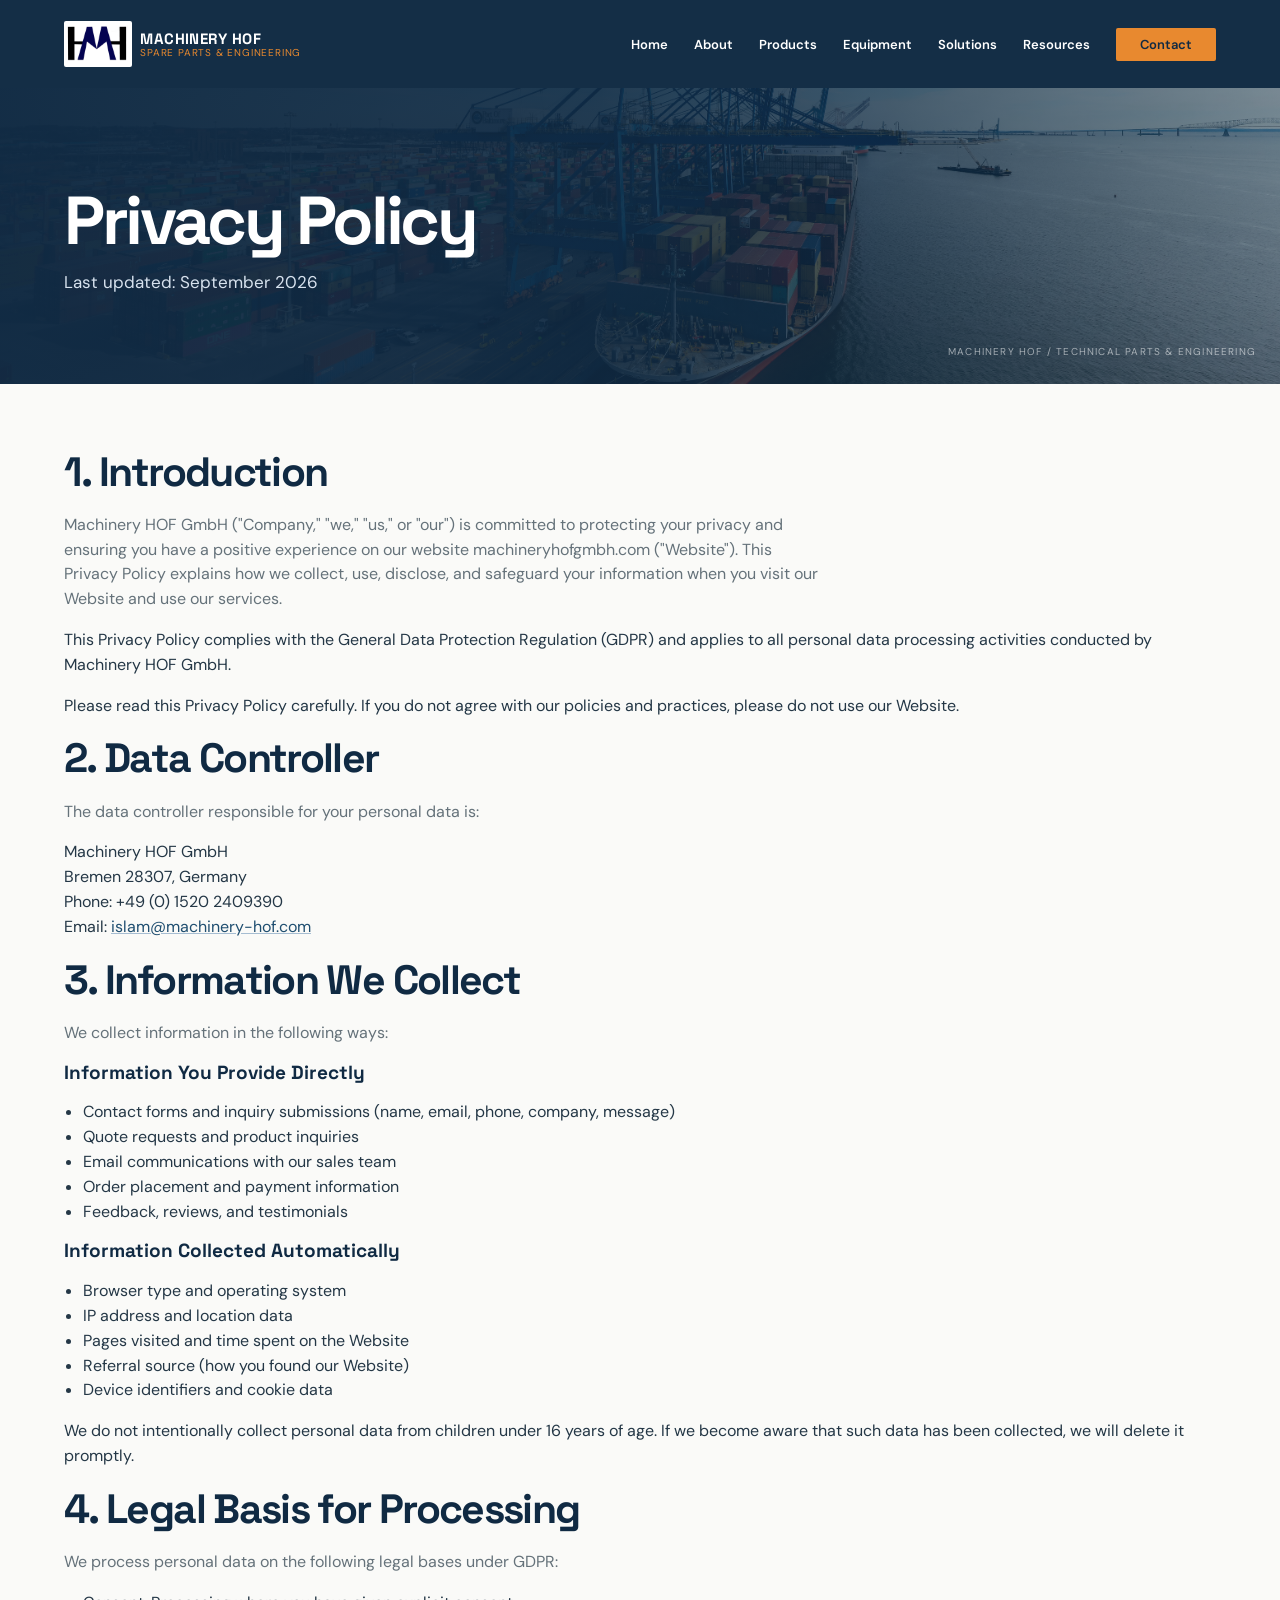
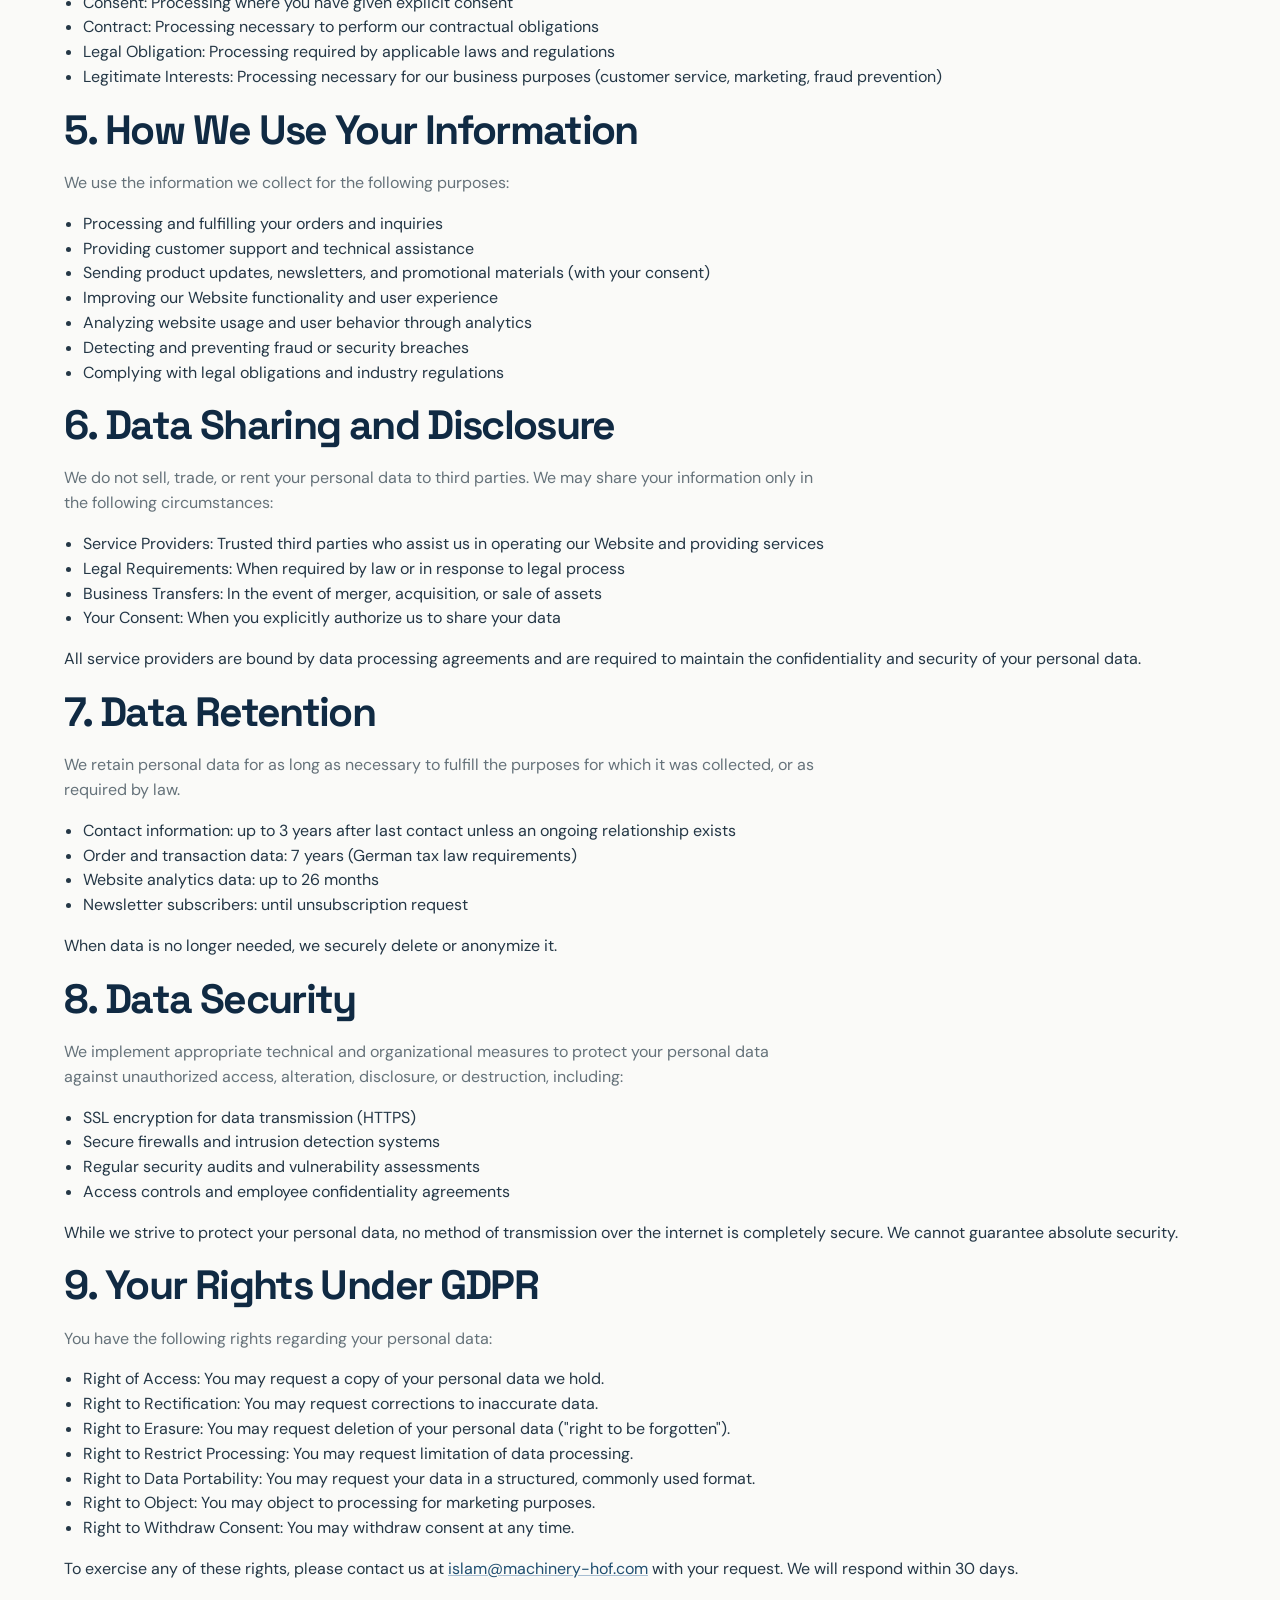
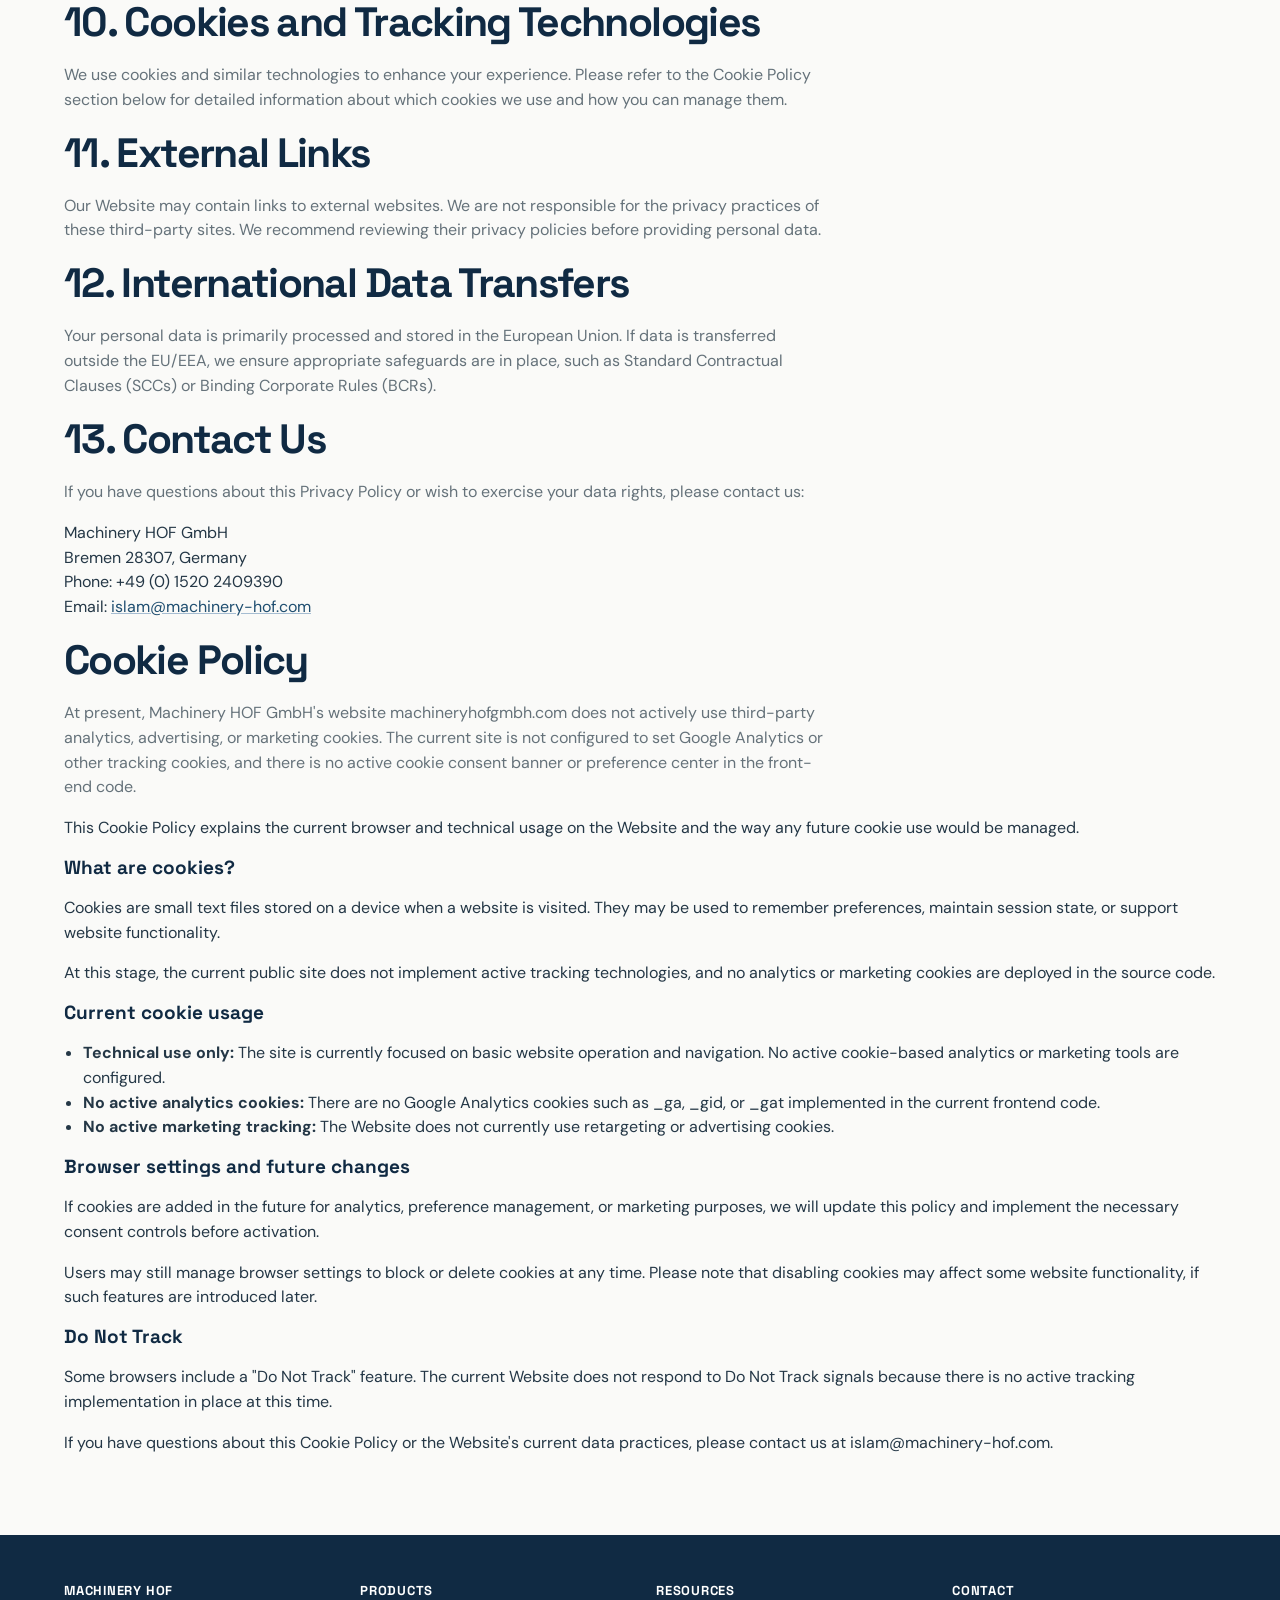
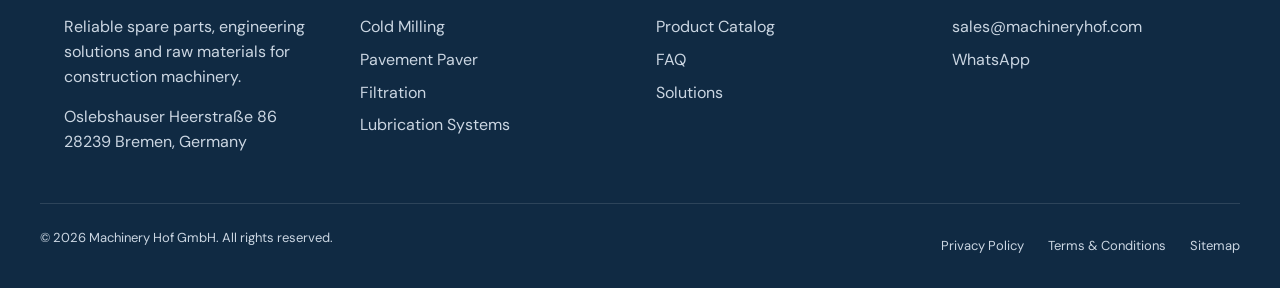
<file: machineryhof/privacy.html>
<!doctype html>
<html lang="en">
<head>
<meta charset="utf-8">
<meta name="viewport" content="width=device-width, initial-scale=1">
<title>Privacy Policy | Machinery HOF GmbH</title>
<meta name="description" content="Read the privacy policy for Machinery HOF GmbH and learn how we handle personal data on machineryhofgmbh.com.">
<link rel="stylesheet" href="css/styles.css">
</head>
<body>
<a class="skip-link" href="#main">Skip to content</a>
<header class="site-header">
  <div class="container header-inner">
<a class="brand" href="index.html">
      <img class="brand-logo" src="assets/logo.jpeg" alt="Machinery Hof GmbH" />
      <span class="brand-text">
        <span class="brand-name">MACHINERY HOF</span>
        <span class="brand-sub">Spare Parts & Engineering</span>
      </span>
    </a>
    <button class="nav-toggle" id="navToggle" type="button" aria-expanded="false" aria-controls="siteNav">
      <span class="sr-only">Menu</span>
      <span class="nav-toggle-bar"></span>
      <span class="nav-toggle-bar"></span>
      <span class="nav-toggle-bar"></span>
    </button>
    <nav class="site-nav" id="siteNav" aria-label="Primary">
      <ul>
        <li><a href="index.html">Home</a></li>
        <li><a href="about.html">About</a></li>
        <li><a href="products.html">Products</a></li>
        <li><a href="equipment.html">Equipment</a></li>
        <li><a href="solutions.html">Solutions</a></li>
        <li><a href="resources.html">Resources</a></li>
        <li><a class="nav-cta" href="contact.html">Contact</a></li>
      </ul>
    </nav>
  </div>
</header>

<main id="main">
  <section class="page-hero">
    <div class="container">
      <h1>Privacy Policy</h1>
      <p>Last updated: September 2026</p>
    </div>
  </section>

  <section>
    <div class="container">
      <h2>1. Introduction</h2>
      <p>Machinery HOF GmbH ("Company," "we," "us," or "our") is committed to protecting your privacy and ensuring you have a positive experience on our website machineryhofgmbh.com ("Website"). This Privacy Policy explains how we collect, use, disclose, and safeguard your information when you visit our Website and use our services.</p>
      <p>This Privacy Policy complies with the General Data Protection Regulation (GDPR) and applies to all personal data processing activities conducted by Machinery HOF GmbH.</p>
      <p>Please read this Privacy Policy carefully. If you do not agree with our policies and practices, please do not use our Website.</p>

      <h2>2. Data Controller</h2>
      <p>The data controller responsible for your personal data is:</p>
      <p>Machinery HOF GmbH<br>
      Bremen 28307, Germany<br>
      Phone: +49 (0) 1520 2409390<br>
      Email: <a href="mailto:islam@machinery-hof.com">islam@machinery-hof.com</a></p>

      <h2>3. Information We Collect</h2>
      <p>We collect information in the following ways:</p>
      <h3>Information You Provide Directly</h3>
      <ul>
        <li>Contact forms and inquiry submissions (name, email, phone, company, message)</li>
        <li>Quote requests and product inquiries</li>
        <li>Email communications with our sales team</li>
        <li>Order placement and payment information</li>
        <li>Feedback, reviews, and testimonials</li>
      </ul>
      <h3>Information Collected Automatically</h3>
      <ul>
        <li>Browser type and operating system</li>
        <li>IP address and location data</li>
        <li>Pages visited and time spent on the Website</li>
        <li>Referral source (how you found our Website)</li>
        <li>Device identifiers and cookie data</li>
      </ul>
      <p>We do not intentionally collect personal data from children under 16 years of age. If we become aware that such data has been collected, we will delete it promptly.</p>

      <h2>4. Legal Basis for Processing</h2>
      <p>We process personal data on the following legal bases under GDPR:</p>
      <ul>
        <li>Consent: Processing where you have given explicit consent</li>
        <li>Contract: Processing necessary to perform our contractual obligations</li>
        <li>Legal Obligation: Processing required by applicable laws and regulations</li>
        <li>Legitimate Interests: Processing necessary for our business purposes (customer service, marketing, fraud prevention)</li>
      </ul>

      <h2>5. How We Use Your Information</h2>
      <p>We use the information we collect for the following purposes:</p>
      <ul>
        <li>Processing and fulfilling your orders and inquiries</li>
        <li>Providing customer support and technical assistance</li>
        <li>Sending product updates, newsletters, and promotional materials (with your consent)</li>
        <li>Improving our Website functionality and user experience</li>
        <li>Analyzing website usage and user behavior through analytics</li>
        <li>Detecting and preventing fraud or security breaches</li>
        <li>Complying with legal obligations and industry regulations</li>
      </ul>

      <h2>6. Data Sharing and Disclosure</h2>
      <p>We do not sell, trade, or rent your personal data to third parties. We may share your information only in the following circumstances:</p>
      <ul>
        <li>Service Providers: Trusted third parties who assist us in operating our Website and providing services</li>
        <li>Legal Requirements: When required by law or in response to legal process</li>
        <li>Business Transfers: In the event of merger, acquisition, or sale of assets</li>
        <li>Your Consent: When you explicitly authorize us to share your data</li>
      </ul>
      <p>All service providers are bound by data processing agreements and are required to maintain the confidentiality and security of your personal data.</p>

      <h2>7. Data Retention</h2>
      <p>We retain personal data for as long as necessary to fulfill the purposes for which it was collected, or as required by law.</p>
      <ul>
        <li>Contact information: up to 3 years after last contact unless an ongoing relationship exists</li>
        <li>Order and transaction data: 7 years (German tax law requirements)</li>
        <li>Website analytics data: up to 26 months</li>
        <li>Newsletter subscribers: until unsubscription request</li>
      </ul>
      <p>When data is no longer needed, we securely delete or anonymize it.</p>

      <h2>8. Data Security</h2>
      <p>We implement appropriate technical and organizational measures to protect your personal data against unauthorized access, alteration, disclosure, or destruction, including:</p>
      <ul>
        <li>SSL encryption for data transmission (HTTPS)</li>
        <li>Secure firewalls and intrusion detection systems</li>
        <li>Regular security audits and vulnerability assessments</li>
        <li>Access controls and employee confidentiality agreements</li>
      </ul>
      <p>While we strive to protect your personal data, no method of transmission over the internet is completely secure. We cannot guarantee absolute security.</p>

      <h2>9. Your Rights Under GDPR</h2>
      <p>You have the following rights regarding your personal data:</p>
      <ul>
        <li>Right of Access: You may request a copy of your personal data we hold.</li>
        <li>Right to Rectification: You may request corrections to inaccurate data.</li>
        <li>Right to Erasure: You may request deletion of your personal data ("right to be forgotten").</li>
        <li>Right to Restrict Processing: You may request limitation of data processing.</li>
        <li>Right to Data Portability: You may request your data in a structured, commonly used format.</li>
        <li>Right to Object: You may object to processing for marketing purposes.</li>
        <li>Right to Withdraw Consent: You may withdraw consent at any time.</li>
      </ul>
      <p>To exercise any of these rights, please contact us at <a href="mailto:islam@machinery-hof.com">islam@machinery-hof.com</a> with your request. We will respond within 30 days.</p>

      <h2>10. Cookies and Tracking Technologies</h2>
      <p>We use cookies and similar technologies to enhance your experience. Please refer to the Cookie Policy section below for detailed information about which cookies we use and how you can manage them.</p>

      <h2>11. External Links</h2>
      <p>Our Website may contain links to external websites. We are not responsible for the privacy practices of these third-party sites. We recommend reviewing their privacy policies before providing personal data.</p>

      <h2>12. International Data Transfers</h2>
      <p>Your personal data is primarily processed and stored in the European Union. If data is transferred outside the EU/EEA, we ensure appropriate safeguards are in place, such as Standard Contractual Clauses (SCCs) or Binding Corporate Rules (BCRs).</p>

      <h2>13. Contact Us</h2>
      <p>If you have questions about this Privacy Policy or wish to exercise your data rights, please contact us:</p>
      <p>Machinery HOF GmbH<br>
      Bremen 28307, Germany<br>
      Phone: +49 (0) 1520 2409390<br>
      Email: <a href="mailto:islam@machinery-hof.com">islam@machinery-hof.com</a></p>

      <h2>Cookie Policy</h2>
      <p>At present, Machinery HOF GmbH's website machineryhofgmbh.com does not actively use third-party analytics, advertising, or marketing cookies. The current site is not configured to set Google Analytics or other tracking cookies, and there is no active cookie consent banner or preference center in the front-end code.</p>
      <p>This Cookie Policy explains the current browser and technical usage on the Website and the way any future cookie use would be managed.</p>

      <h3>What are cookies?</h3>
      <p>Cookies are small text files stored on a device when a website is visited. They may be used to remember preferences, maintain session state, or support website functionality.</p>
      <p>At this stage, the current public site does not implement active tracking technologies, and no analytics or marketing cookies are deployed in the source code.</p>

      <h3>Current cookie usage</h3>
      <ul>
        <li><strong>Technical use only:</strong> The site is currently focused on basic website operation and navigation. No active cookie-based analytics or marketing tools are configured.</li>
        <li><strong>No active analytics cookies:</strong> There are no Google Analytics cookies such as _ga, _gid, or _gat implemented in the current frontend code.</li>
        <li><strong>No active marketing tracking:</strong> The Website does not currently use retargeting or advertising cookies.</li>
      </ul>

      <h3>Browser settings and future changes</h3>
      <p>If cookies are added in the future for analytics, preference management, or marketing purposes, we will update this policy and implement the necessary consent controls before activation.</p>
      <p>Users may still manage browser settings to block or delete cookies at any time. Please note that disabling cookies may affect some website functionality, if such features are introduced later.</p>

      <h3>Do Not Track</h3>
      <p>Some browsers include a "Do Not Track" feature. The current Website does not respond to Do Not Track signals because there is no active tracking implementation in place at this time.</p>

      <p>If you have questions about this Cookie Policy or the Website's current data practices, please contact us at islam@machinery-hof.com.</p>
    </div>
  </section>
</main>

<footer class="site-footer">
  <div class="container footer-grid">
    <div class="footer-col">
      <h3>Machinery Hof</h3>
      <p>Reliable spare parts, engineering solutions and raw materials for construction machinery.</p>
      <p>Oslebshauser Heerstraße 86<br>28239 Bremen, Germany</p>
    </div>
    <div class="footer-col">
      <h3>Products</h3>
      <ul>
        <li><a href="products.html#cold-milling">Cold Milling</a></li>
        <li><a href="products.html#pavement-paver">Pavement Paver</a></li>
        <li><a href="products.html#filtration">Filtration</a></li>
        <li><a href="products.html#lubrication">Lubrication Systems</a></li>
      </ul>
    </div>
    <div class="footer-col">
      <h3>Resources</h3>
      <ul>
        <li><a href="resources.html#catalog">Product Catalog</a></li>
        <li><a href="resources.html#faq">FAQ</a></li>
        <li><a href="solutions.html">Solutions</a></li>
      </ul>
    </div>
    <div class="footer-col">
      <h3>Contact</h3>
      <ul>
        <li><a href="mailto:sales@machineryhof.com">sales@machineryhof.com</a></li>
        <li><a href="https://wa.me/491520240939" target="_blank" rel="noopener noreferrer">WhatsApp</a></li>
      </ul>
    </div>
  </div>
  <div class="container footer-bottom">
    <p>&copy; 2026 Machinery Hof GmbH. All rights reserved.</p>
    <ul class="footer-legal">
      <li><a href="privacy.html" aria-current="page">Privacy Policy</a></li>
      <li><a href="terms.html">Terms &amp; Conditions</a></li>
      <li><a href="sitemap.html">Sitemap</a></li>
    </ul>
  </div>
  <div id="analytics-mount"></div>
</footer>

<script src="js/nav.js"></script>
</body>
</html>
</file>
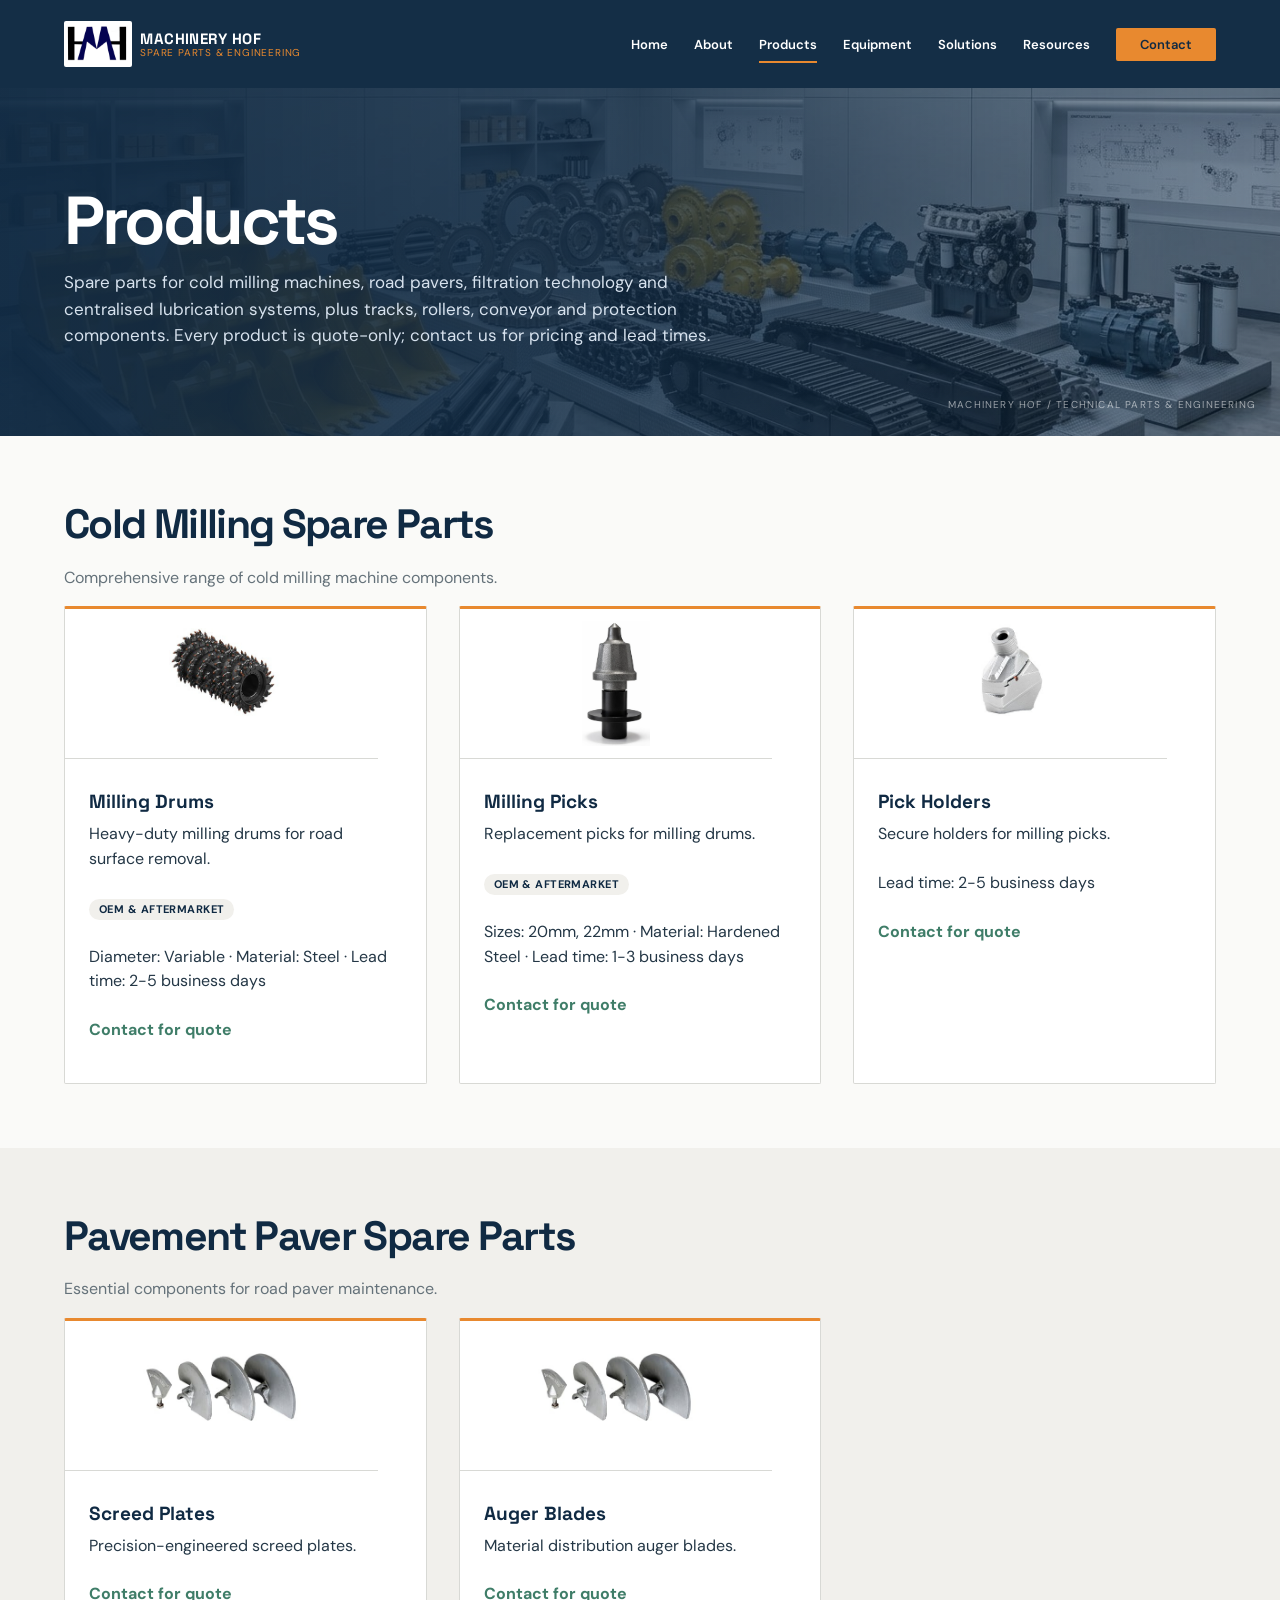
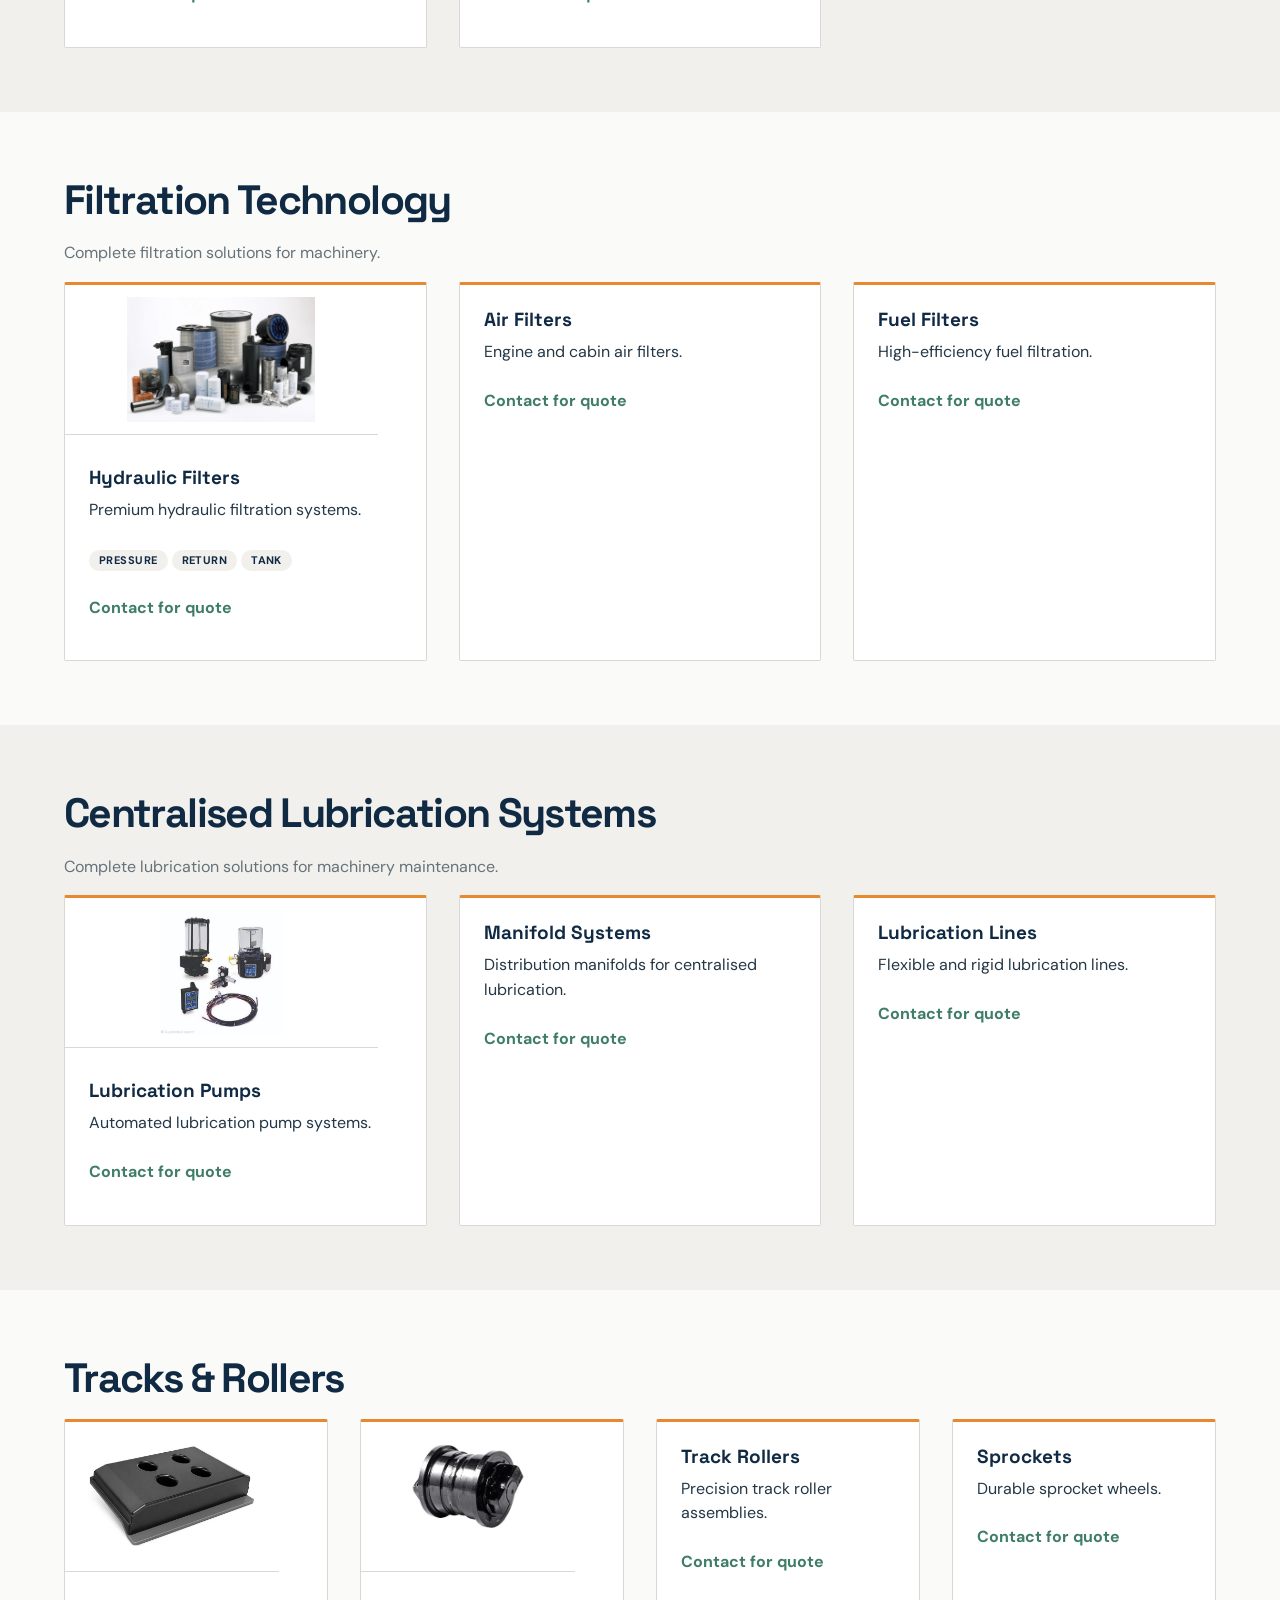
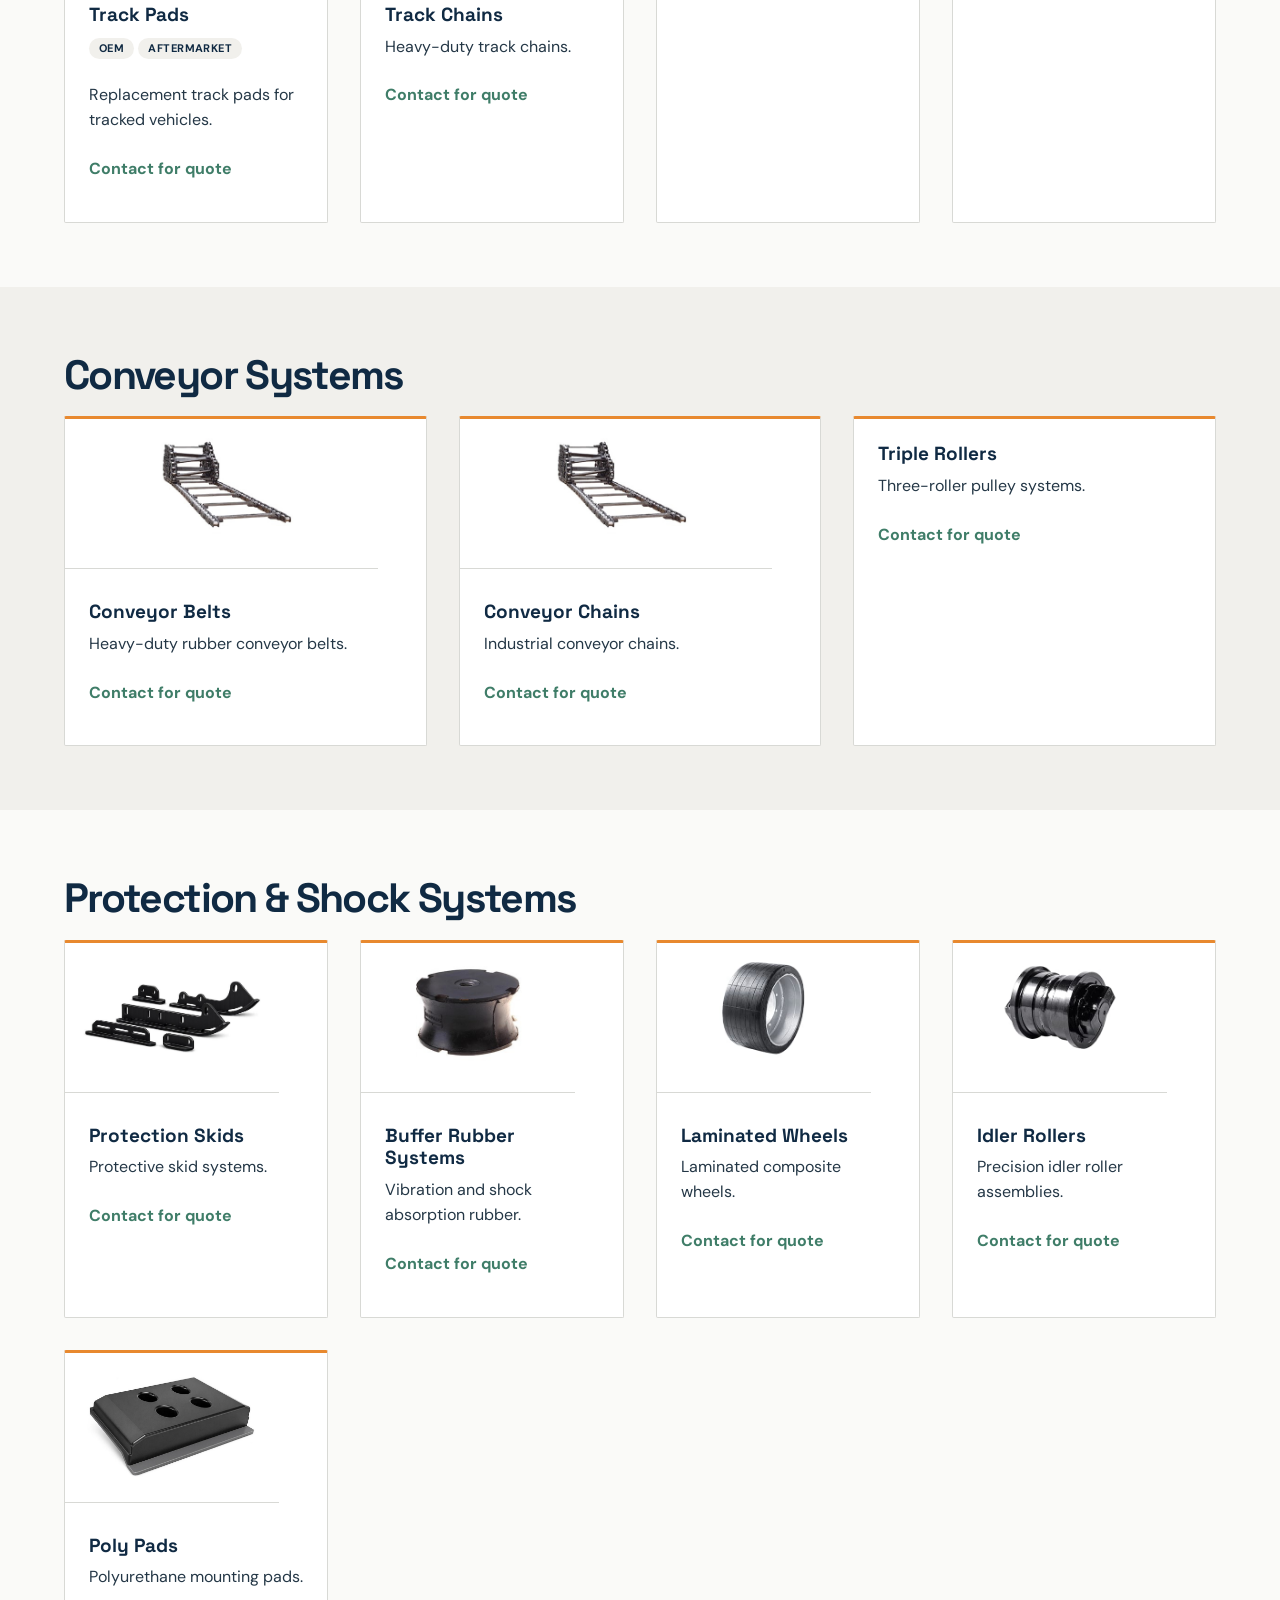
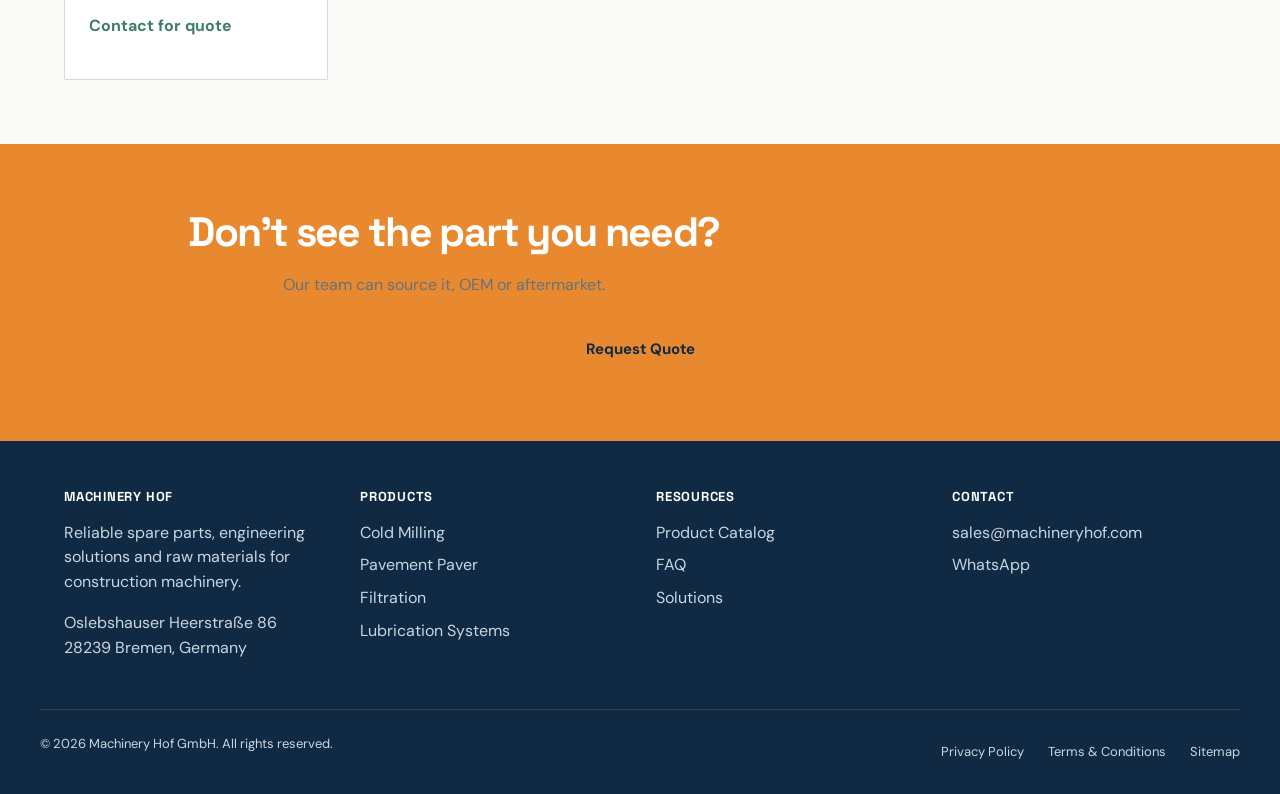
<file: machineryhof/products.html>
<!doctype html>
<html lang="en">
<head>
<meta charset="utf-8">
<meta name="viewport" content="width=device-width, initial-scale=1">
<title>Products - Machinery Hof GmbH</title>
<meta name="description" content="Browse our comprehensive catalog of spare parts for construction machinery at machineryhofgmbh.com.">
<link rel="stylesheet" href="css/styles.css">
</head>
<body class="products-page">
<a class="skip-link" href="#main">Skip to content</a>
<header class="site-header">
  <div class="container header-inner">
<a class="brand" href="index.html">
      <img class="brand-logo" src="assets/logo.jpeg" alt="Machinery Hof GmbH" />
      <span class="brand-text">
        <span class="brand-name">MACHINERY HOF</span>
        <span class="brand-sub">Spare Parts & Engineering</span>
      </span>
    </a>
    <button class="nav-toggle" id="navToggle" type="button" aria-expanded="false" aria-controls="siteNav">
      <span class="sr-only">Menu</span>
      <span class="nav-toggle-bar"></span>
      <span class="nav-toggle-bar"></span>
      <span class="nav-toggle-bar"></span>
    </button>
    <nav class="site-nav" id="siteNav" aria-label="Primary">
      <ul>
        <li><a href="index.html">Home</a></li>
        <li><a href="about.html">About</a></li>
        <li><a href="products.html" aria-current="page">Products</a></li>
        <li><a href="equipment.html">Equipment</a></li>
        <li><a href="solutions.html">Solutions</a></li>
        <li><a href="resources.html">Resources</a></li>
        <li><a class="nav-cta" href="contact.html">Contact</a></li>
      </ul>
    </nav>
  </div>
</header>

<main id="main">

  <section class="page-hero">
    <div class="container">
      <h1>Products</h1>
      <p>Spare parts for cold milling machines, road pavers, filtration technology and centralised lubrication systems, plus tracks, rollers, conveyor and protection components. Every product is quote-only; contact us for pricing and lead times.</p>
    </div>
  </section>

  <section id="cold-milling" aria-labelledby="cold-milling-heading">
    <div class="container">
      <h2 id="cold-milling-heading">Cold Milling Spare Parts</h2>
      <p>Comprehensive range of cold milling machine components.</p>
      <div class="grid grid-3">
        <div class="card product-card">
          <img class="product-image" src="assets/catalog-031.png" alt="Cold milling drum" />
          <h3>Milling Drums</h3>
          <p>Heavy-duty milling drums for road surface removal.</p>
          <p><span class="tag">OEM &amp; Aftermarket</span></p>
          <p>Diameter: Variable · Material: Steel · Lead time: 2-5 business days</p>
          <p class="quote-price">Contact for quote</p>
        </div>
        <div class="card product-card">
          <img class="product-image" src="assets/catalog-017.png" alt="Milling pick" />
          <h3>Milling Picks</h3>
          <p>Replacement picks for milling drums.</p>
          <p><span class="tag">OEM &amp; Aftermarket</span></p>
          <p>Sizes: 20mm, 22mm · Material: Hardened Steel · Lead time: 1-3 business days</p>
          <p class="quote-price">Contact for quote</p>
        </div>
        <div class="card product-card">
          <img class="product-image" src="assets/catalog-032.png" alt="Milling pick holder" />
          <h3>Pick Holders</h3>
          <p>Secure holders for milling picks.</p>
          <p>Lead time: 2-5 business days</p>
          <p class="quote-price">Contact for quote</p>
        </div>
      </div>
    </div>
  </section>

  <section id="pavement-paver" class="section-alt" aria-labelledby="paver-heading">
    <div class="container">
      <h2 id="paver-heading">Pavement Paver Spare Parts</h2>
      <p>Essential components for road paver maintenance.</p>
      <div class="grid grid-3">
        <div class="card product-card">
          <img class="product-image" src="assets/catalog-034.png" alt="Paver auger blade" />
          <h3>Screed Plates</h3>
          <p>Precision-engineered screed plates.</p>
          <p class="quote-price">Contact for quote</p>
        </div>
        <div class="card product-card">
          <img class="product-image" src="assets/catalog-034.png" alt="Paver auger blade" />
          <h3>Auger Blades</h3>
          <p>Material distribution auger blades.</p>
          <p class="quote-price">Contact for quote</p>
        </div>
      </div>
    </div>
  </section>

  <section id="filtration" aria-labelledby="filtration-heading">
    <div class="container">
      <h2 id="filtration-heading">Filtration Technology</h2>
      <p>Complete filtration solutions for machinery.</p>
      <div class="grid grid-3">
        <div class="card product-card">
          <img class="product-image" src="assets/catalog-019.png" alt="Construction machinery filters" />
          <h3>Hydraulic Filters</h3>
          <p>Premium hydraulic filtration systems.</p>
          <p><span class="tag">Pressure</span><span class="tag">Return</span><span class="tag">Tank</span></p>
          <p class="quote-price">Contact for quote</p>
        </div>
        <div class="card product-card">
          <h3>Air Filters</h3>
          <p>Engine and cabin air filters.</p>
          <p class="quote-price">Contact for quote</p>
        </div>
        <div class="card product-card">
          <h3>Fuel Filters</h3>
          <p>High-efficiency fuel filtration.</p>
          <p class="quote-price">Contact for quote</p>
        </div>
      </div>
    </div>
  </section>

  <section id="lubrication" class="section-alt" aria-labelledby="lubrication-heading">
    <div class="container">
      <h2 id="lubrication-heading">Centralised Lubrication Systems</h2>
      <p>Complete lubrication solutions for machinery maintenance.</p>
      <div class="grid grid-3">
        <div class="card product-card">
          <img class="product-image" src="assets/catalog-020.png" alt="Centralised lubrication system" />
          <h3>Lubrication Pumps</h3>
          <p>Automated lubrication pump systems.</p>
          <p class="quote-price">Contact for quote</p>
        </div>
        <div class="card product-card">
          <h3>Manifold Systems</h3>
          <p>Distribution manifolds for centralised lubrication.</p>
          <p class="quote-price">Contact for quote</p>
        </div>
        <div class="card product-card">
          <h3>Lubrication Lines</h3>
          <p>Flexible and rigid lubrication lines.</p>
          <p class="quote-price">Contact for quote</p>
        </div>
      </div>
    </div>
  </section>

  <section id="tracks-rollers" aria-labelledby="tracks-heading">
    <div class="container">
      <h2 id="tracks-heading">Tracks &amp; Rollers</h2>
      <div class="grid grid-4">
        <div class="card product-card">
          <img class="product-image" src="assets/catalog-015.png" alt="Track pad" />
          <h3>Track Pads</h3>
          <p><span class="tag">OEM</span><span class="tag">Aftermarket</span></p>
          <p>Replacement track pads for tracked vehicles.</p>
          <p class="quote-price">Contact for quote</p>
        </div>
        <div class="card product-card">
          <img class="product-image" src="assets/catalog-023.png" alt="Track roller" />
          <h3>Track Chains</h3>
          <p>Heavy-duty track chains.</p>
          <p class="quote-price">Contact for quote</p>
        </div>
        <div class="card product-card">
          <h3>Track Rollers</h3>
          <p>Precision track roller assemblies.</p>
          <p class="quote-price">Contact for quote</p>
        </div>
        <div class="card product-card">
          <h3>Sprockets</h3>
          <p>Durable sprocket wheels.</p>
          <p class="quote-price">Contact for quote</p>
        </div>
      </div>
    </div>
  </section>

  <section id="conveyor" class="section-alt" aria-labelledby="conveyor-heading">
    <div class="container">
      <h2 id="conveyor-heading">Conveyor Systems</h2>
      <div class="grid grid-3">
        <div class="card product-card">
          <img class="product-image" src="assets/catalog-033.png" alt="Conveyor chain" />
          <h3>Conveyor Belts</h3>
          <p>Heavy-duty rubber conveyor belts.</p>
          <p class="quote-price">Contact for quote</p>
        </div>
        <div class="card product-card">
          <img class="product-image" src="assets/catalog-033.png" alt="Conveyor chain" />
          <h3>Conveyor Chains</h3>
          <p>Industrial conveyor chains.</p>
          <p class="quote-price">Contact for quote</p>
        </div>
        <div class="card product-card">
          <h3>Triple Rollers</h3>
          <p>Three-roller pulley systems.</p>
          <p class="quote-price">Contact for quote</p>
        </div>
      </div>
    </div>
  </section>

  <section id="protection" aria-labelledby="protection-heading">
    <div class="container">
      <h2 id="protection-heading">Protection &amp; Shock Systems</h2>
      <div class="grid grid-4">
        <div class="card product-card">
          <img class="product-image" src="assets/catalog-014.png" alt="Protection skid" />
          <h3>Protection Skids</h3>
          <p>Protective skid systems.</p>
          <p class="quote-price">Contact for quote</p>
        </div>
        <div class="card product-card">
          <img class="product-image" src="assets/catalog-026.png" alt="Buffer rubber component" />
          <h3>Buffer Rubber Systems</h3>
          <p>Vibration and shock absorption rubber.</p>
          <p class="quote-price">Contact for quote</p>
        </div>
        <div class="card product-card">
          <img class="product-image" src="assets/catalog-021.png" alt="Laminated wheel" />
          <h3>Laminated Wheels</h3>
          <p>Laminated composite wheels.</p>
          <p class="quote-price">Contact for quote</p>
        </div>
        <div class="card product-card">
          <img class="product-image" src="assets/catalog-023.png" alt="Idler roller" />
          <h3>Idler Rollers</h3>
          <p>Precision idler roller assemblies.</p>
          <p class="quote-price">Contact for quote</p>
        </div>
        <div class="card product-card">
          <img class="product-image" src="assets/catalog-015.png" alt="Poly pad" />
          <h3>Poly Pads</h3>
          <p>Polyurethane mounting pads.</p>
          <p class="quote-price">Contact for quote</p>
        </div>
      </div>
    </div>
  </section>

  <section class="cta-band" aria-labelledby="products-cta-heading">
    <div class="container">
      <h2 id="products-cta-heading">Don't see the part you need?</h2>
      <p>Our team can source it, OEM or aftermarket.</p>
      <div class="hero-ctas">
        <a class="btn btn-primary" href="contact.html">Request Quote</a>
      </div>
    </div>
  </section>

</main>

<footer class="site-footer">
  <div class="container footer-grid">
    <div class="footer-col">
      <h3>Machinery Hof</h3>
      <p>Reliable spare parts, engineering solutions and raw materials for construction machinery.</p>
      <p>Oslebshauser Heerstraße 86<br>28239 Bremen, Germany</p>
    </div>
    <div class="footer-col">
      <h3>Products</h3>
      <ul>
        <li><a href="products.html#cold-milling">Cold Milling</a></li>
        <li><a href="products.html#pavement-paver">Pavement Paver</a></li>
        <li><a href="products.html#filtration">Filtration</a></li>
        <li><a href="products.html#lubrication">Lubrication Systems</a></li>
      </ul>
    </div>
    <div class="footer-col">
      <h3>Resources</h3>
      <ul>
        <li><a href="resources.html#catalog">Product Catalog</a></li>
        <li><a href="resources.html#faq">FAQ</a></li>
        <li><a href="solutions.html">Solutions</a></li>
      </ul>
    </div>
    <div class="footer-col">
      <h3>Contact</h3>
      <ul>
        <li><a href="mailto:sales@machineryhof.com">sales@machineryhof.com</a></li>
        <li><a href="https://wa.me/491520240939" target="_blank" rel="noopener noreferrer">WhatsApp</a></li>
      </ul>
    </div>
  </div>
  <div class="container footer-bottom">
    <p>&copy; 2026 Machinery Hof GmbH. All rights reserved.</p>
    <ul class="footer-legal">
      <li><a href="privacy.html">Privacy Policy</a></li>
      <li><a href="terms.html">Terms &amp; Conditions</a></li>
      <li><a href="sitemap.html">Sitemap</a></li>
    </ul>
  </div>
  <div id="analytics-mount"></div>
</footer>

<script src="js/nav.js"></script>
<script>
  document.querySelectorAll('.product-card').forEach(function (card) {
    const goToInquiry = function () {
      window.location.href = 'contact.html#contact-form-heading';
    };

    card.setAttribute('tabindex', '0');
    card.setAttribute('role', 'button');
    card.setAttribute('aria-label', 'Send inquiry for this product');
    card.addEventListener('click', goToInquiry);
    card.addEventListener('keydown', function (event) {
      if (event.key === 'Enter' || event.key === ' ') {
        event.preventDefault();
        goToInquiry();
      }
    });
  });
</script>
</body>
</html>
</file>
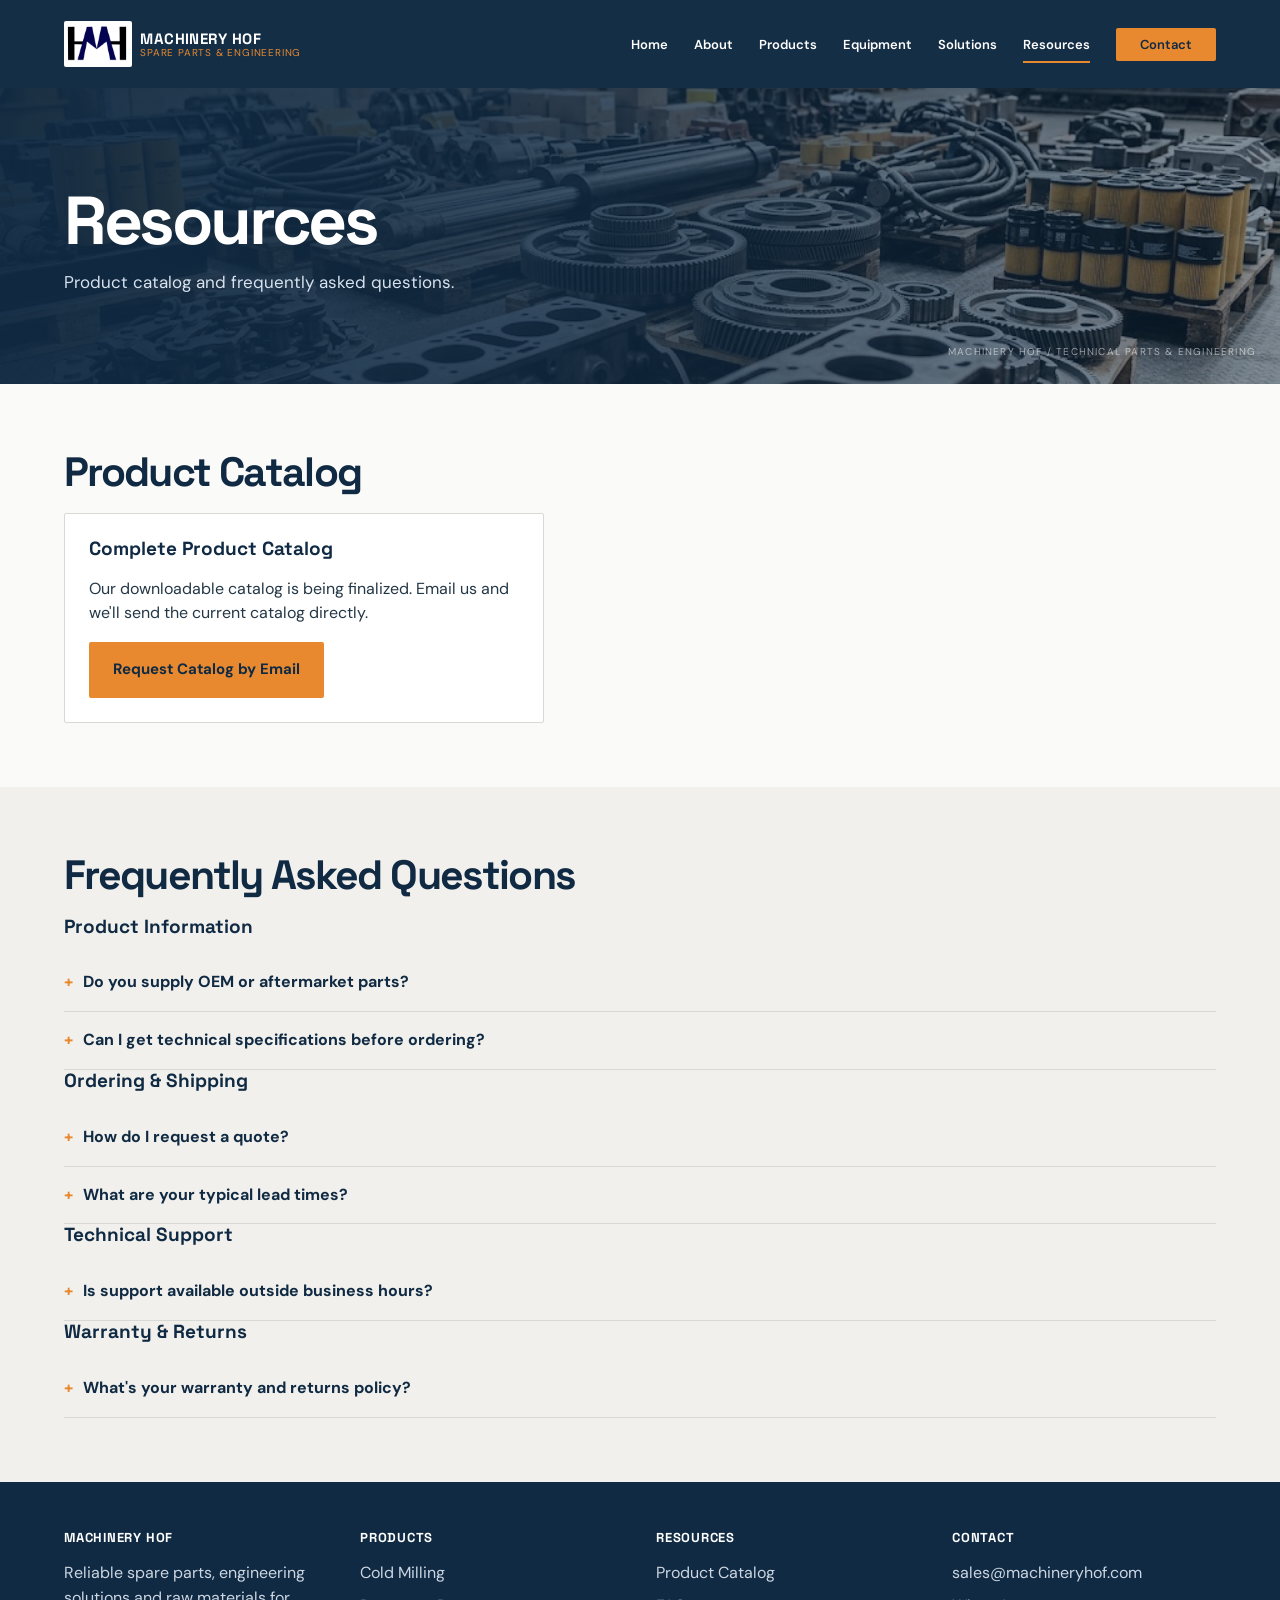
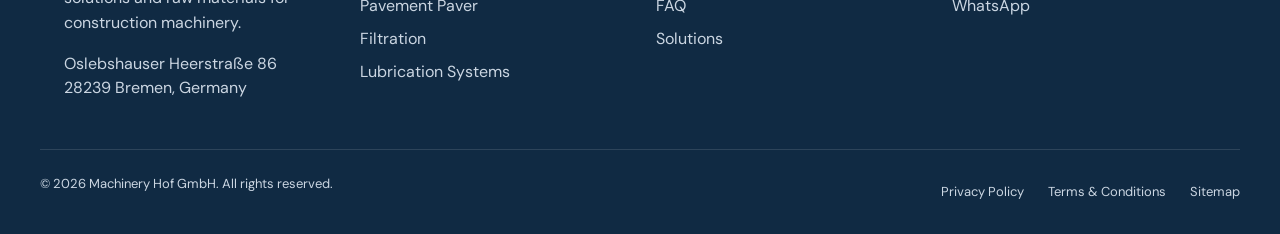
<file: machineryhof/resources.html>
<!doctype html>
<html lang="en">
<head>
<meta charset="utf-8">
<meta name="viewport" content="width=device-width, initial-scale=1">
<title>Resources - Machinery Hof GmbH</title>
<meta name="description" content="Download catalogs, documentation, and educational resources from Machinery Hof GmbH.">
<link rel="stylesheet" href="css/styles.css">
</head>
<body class="resources-page">
<a class="skip-link" href="#main">Skip to content</a>
<header class="site-header">
  <div class="container header-inner">
<a class="brand" href="index.html">
      <img class="brand-logo" src="assets/logo.jpeg" alt="Machinery Hof GmbH" />
      <span class="brand-text">
        <span class="brand-name">MACHINERY HOF</span>
        <span class="brand-sub">Spare Parts & Engineering</span>
      </span>
    </a>
    <button class="nav-toggle" id="navToggle" type="button" aria-expanded="false" aria-controls="siteNav">
      <span class="sr-only">Menu</span>
      <span class="nav-toggle-bar"></span>
      <span class="nav-toggle-bar"></span>
      <span class="nav-toggle-bar"></span>
    </button>
    <nav class="site-nav" id="siteNav" aria-label="Primary">
      <ul>
        <li><a href="index.html">Home</a></li>
        <li><a href="about.html">About</a></li>
        <li><a href="products.html">Products</a></li>
        <li><a href="equipment.html">Equipment</a></li>
        <li><a href="solutions.html">Solutions</a></li>
        <li><a href="resources.html" aria-current="page">Resources</a></li>
        <li><a class="nav-cta" href="contact.html">Contact</a></li>
      </ul>
    </nav>
  </div>
</header>

<main id="main">

  <section class="page-hero">
    <div class="container">
      <h1>Resources</h1>
      <p>Product catalog and frequently asked questions.</p>
    </div>
  </section>

  <section id="catalog" aria-labelledby="catalog-heading">
    <div class="container">
      <h2 id="catalog-heading">Product Catalog</h2>
      <div class="card" style="max-width:480px">
        <h3>Complete Product Catalog</h3>
        <p>Our downloadable catalog is being finalized. Email us and we'll send the current catalog directly.</p>
        <a class="btn btn-primary" href="mailto:sales@machineryhof.com?subject=Product%20Catalog%20Request">Request Catalog by Email</a>
      </div>
    </div>
  </section>

  <section id="faq" class="section-alt" aria-labelledby="faq-heading">
    <div class="container">
      <h2 id="faq-heading">Frequently Asked Questions</h2>

      <h3>Product Information</h3>
      <details class="faq-item">
        <summary>Do you supply OEM or aftermarket parts?</summary>
        <p>Both: we supply original (OEM) parts and high-quality aftermarket alternatives, so you can choose what fits your budget and requirements.</p>
      </details>
      <details class="faq-item">
        <summary>Can I get technical specifications before ordering?</summary>
        <p>Yes, contact our team with your equipment details and we'll confirm compatibility and specifications.</p>
      </details>

      <h3>Ordering &amp; Shipping</h3>
      <details class="faq-item">
        <summary>How do I request a quote?</summary>
        <p>Use the <a href="contact.html">Contact form</a>, email <a href="mailto:sales@machineryhof.com">sales@machineryhof.com</a>, or message us on WhatsApp; our team responds within 24 hours.</p>
      </details>
      <details class="faq-item">
        <summary>What are your typical lead times?</summary>
        <p>Lead times vary by product; many items ship within 1–5 business days. Exact lead time is confirmed with your quote.</p>
      </details>

      <h3>Technical Support</h3>
      <details class="faq-item">
        <summary>Is support available outside business hours?</summary>
        <p>Yes, our team is available round the clock for quotes and technical advice.</p>
      </details>

      <h3>Warranty &amp; Returns</h3>
      <details class="faq-item">
        <summary>What's your warranty and returns policy?</summary>
        <p>Warranty and returns terms depend on the specific product and manufacturer. Contact our sales team for the terms that apply to your order.</p>
      </details>
    </div>
  </section>

</main>

<footer class="site-footer">
  <div class="container footer-grid">
    <div class="footer-col">
      <h3>Machinery Hof</h3>
      <p>Reliable spare parts, engineering solutions and raw materials for construction machinery.</p>
      <p>Oslebshauser Heerstraße 86<br>28239 Bremen, Germany</p>
    </div>
    <div class="footer-col">
      <h3>Products</h3>
      <ul>
        <li><a href="products.html#cold-milling">Cold Milling</a></li>
        <li><a href="products.html#pavement-paver">Pavement Paver</a></li>
        <li><a href="products.html#filtration">Filtration</a></li>
        <li><a href="products.html#lubrication">Lubrication Systems</a></li>
      </ul>
    </div>
    <div class="footer-col">
      <h3>Resources</h3>
      <ul>
        <li><a href="resources.html#catalog">Product Catalog</a></li>
        <li><a href="resources.html#faq">FAQ</a></li>
        <li><a href="solutions.html">Solutions</a></li>
      </ul>
    </div>
    <div class="footer-col">
      <h3>Contact</h3>
      <ul>
        <li><a href="mailto:sales@machineryhof.com">sales@machineryhof.com</a></li>
        <li><a href="https://wa.me/491520240939" target="_blank" rel="noopener noreferrer">WhatsApp</a></li>
      </ul>
    </div>
  </div>
  <div class="container footer-bottom">
    <p>&copy; 2026 Machinery Hof GmbH. All rights reserved.</p>
    <ul class="footer-legal">
      <li><a href="privacy.html">Privacy Policy</a></li>
      <li><a href="terms.html">Terms &amp; Conditions</a></li>
      <li><a href="sitemap.html">Sitemap</a></li>
    </ul>
  </div>
  <div id="analytics-mount"></div>
</footer>

<script src="js/nav.js"></script>
</body>
</html>
</file>
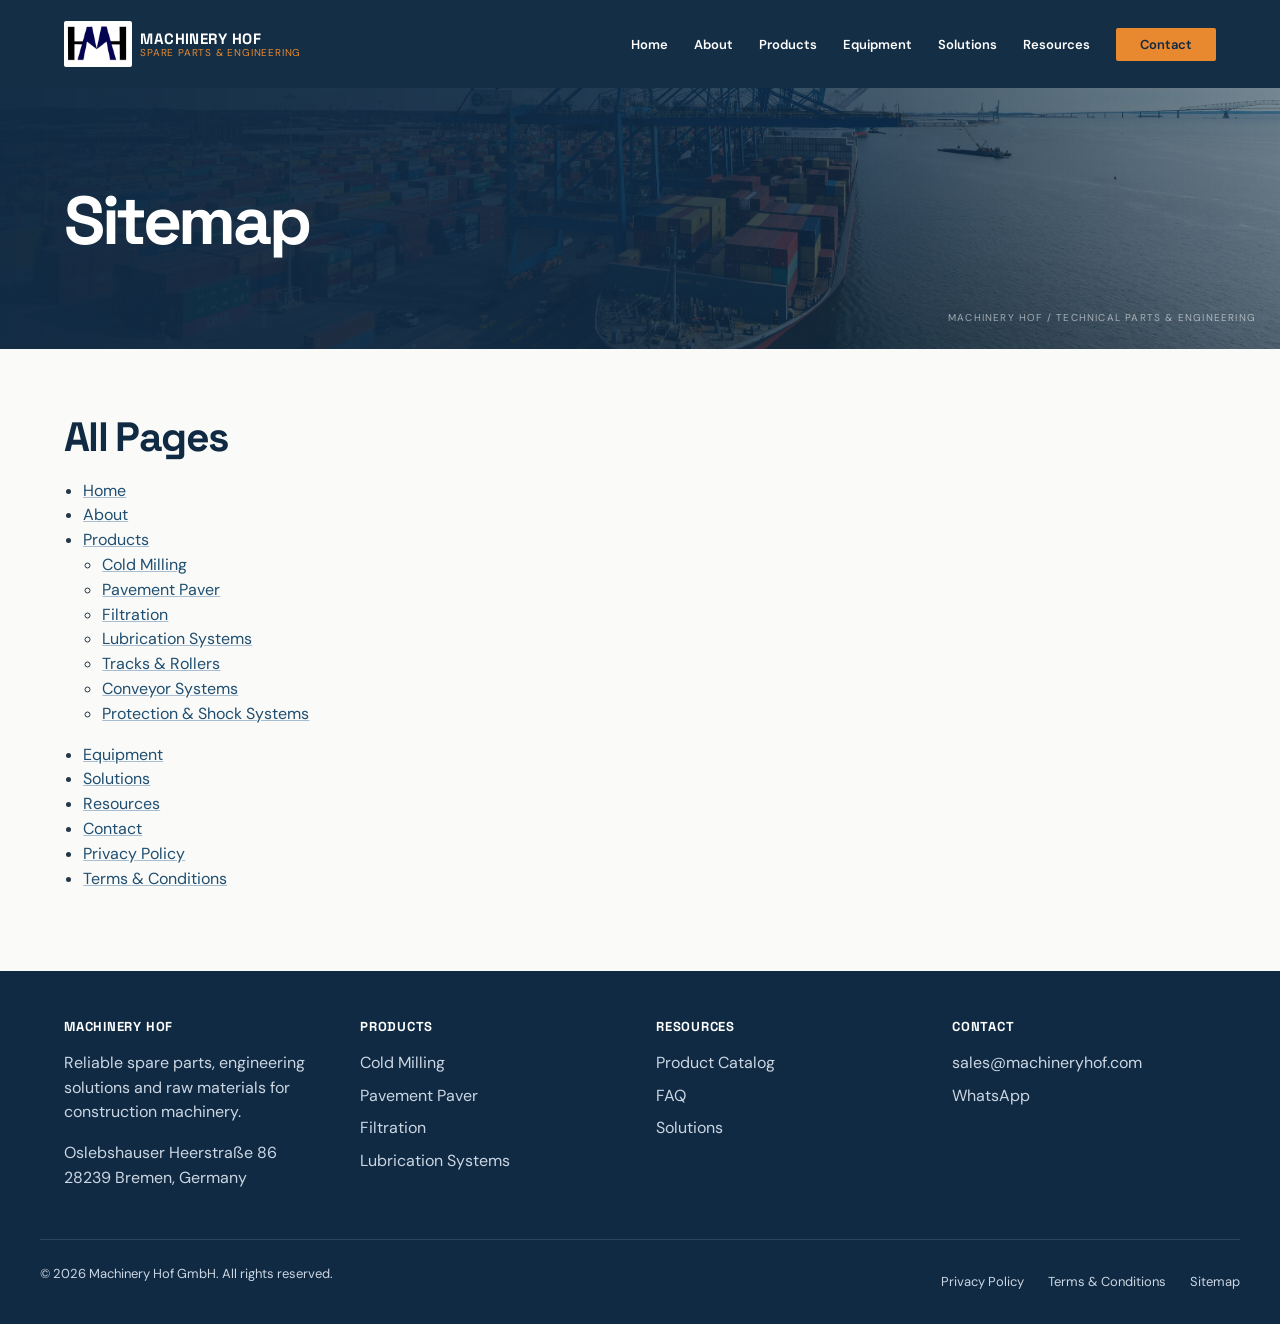
<file: machineryhof/sitemap.html>
<!doctype html>
<html lang="en">
<head>
<meta charset="utf-8">
<meta name="viewport" content="width=device-width, initial-scale=1">
<title>Sitemap - Machinery Hof GmbH</title>
<meta name="description" content="Site map for machineryhofgmbh.com.">
<link rel="stylesheet" href="css/styles.css">
</head>
<body>
<a class="skip-link" href="#main">Skip to content</a>
<header class="site-header">
  <div class="container header-inner">
<a class="brand" href="index.html">
      <img class="brand-logo" src="assets/logo.jpeg" alt="Machinery Hof GmbH" />
      <span class="brand-text">
        <span class="brand-name">MACHINERY HOF</span>
        <span class="brand-sub">Spare Parts & Engineering</span>
      </span>
    </a>
    <button class="nav-toggle" id="navToggle" type="button" aria-expanded="false" aria-controls="siteNav">
      <span class="sr-only">Menu</span>
      <span class="nav-toggle-bar"></span>
      <span class="nav-toggle-bar"></span>
      <span class="nav-toggle-bar"></span>
    </button>
    <nav class="site-nav" id="siteNav" aria-label="Primary">
      <ul>
        <li><a href="index.html">Home</a></li>
        <li><a href="about.html">About</a></li>
        <li><a href="products.html">Products</a></li>
        <li><a href="equipment.html">Equipment</a></li>
        <li><a href="solutions.html">Solutions</a></li>
        <li><a href="resources.html">Resources</a></li>
        <li><a class="nav-cta" href="contact.html">Contact</a></li>
      </ul>
    </nav>
  </div>
</header>

<main id="main">
  <section class="page-hero">
    <div class="container">
      <h1>Sitemap</h1>
    </div>
  </section>
  <section>
    <div class="container">
      <h2>All Pages</h2>
      <ul>
        <li><a href="index.html">Home</a></li>
        <li><a href="about.html">About</a></li>
        <li><a href="products.html">Products</a>
          <ul>
            <li><a href="products.html#cold-milling">Cold Milling</a></li>
            <li><a href="products.html#pavement-paver">Pavement Paver</a></li>
            <li><a href="products.html#filtration">Filtration</a></li>
            <li><a href="products.html#lubrication">Lubrication Systems</a></li>
            <li><a href="products.html#tracks-rollers">Tracks &amp; Rollers</a></li>
            <li><a href="products.html#conveyor">Conveyor Systems</a></li>
            <li><a href="products.html#protection">Protection &amp; Shock Systems</a></li>
          </ul>
        </li>
        <li><a href="equipment.html">Equipment</a></li>
        <li><a href="solutions.html">Solutions</a></li>
        <li><a href="resources.html">Resources</a></li>
        <li><a href="contact.html">Contact</a></li>
        <li><a href="privacy.html">Privacy Policy</a></li>
        <li><a href="terms.html">Terms &amp; Conditions</a></li>
      </ul>
    </div>
  </section>
</main>

<footer class="site-footer">
  <div class="container footer-grid">
    <div class="footer-col">
      <h3>Machinery Hof</h3>
      <p>Reliable spare parts, engineering solutions and raw materials for construction machinery.</p>
      <p>Oslebshauser Heerstraße 86<br>28239 Bremen, Germany</p>
    </div>
    <div class="footer-col">
      <h3>Products</h3>
      <ul>
        <li><a href="products.html#cold-milling">Cold Milling</a></li>
        <li><a href="products.html#pavement-paver">Pavement Paver</a></li>
        <li><a href="products.html#filtration">Filtration</a></li>
        <li><a href="products.html#lubrication">Lubrication Systems</a></li>
      </ul>
    </div>
    <div class="footer-col">
      <h3>Resources</h3>
      <ul>
        <li><a href="resources.html#catalog">Product Catalog</a></li>
        <li><a href="resources.html#faq">FAQ</a></li>
        <li><a href="solutions.html">Solutions</a></li>
      </ul>
    </div>
    <div class="footer-col">
      <h3>Contact</h3>
      <ul>
        <li><a href="mailto:sales@machineryhof.com">sales@machineryhof.com</a></li>
        <li><a href="https://wa.me/491520240939" target="_blank" rel="noopener noreferrer">WhatsApp</a></li>
      </ul>
    </div>
  </div>
  <div class="container footer-bottom">
    <p>&copy; 2026 Machinery Hof GmbH. All rights reserved.</p>
    <ul class="footer-legal">
      <li><a href="privacy.html">Privacy Policy</a></li>
      <li><a href="terms.html">Terms &amp; Conditions</a></li>
      <li><a href="sitemap.html" aria-current="page">Sitemap</a></li>
    </ul>
  </div>
  <div id="analytics-mount"></div>
</footer>

<script src="js/nav.js"></script>
</body>
</html>
</file>
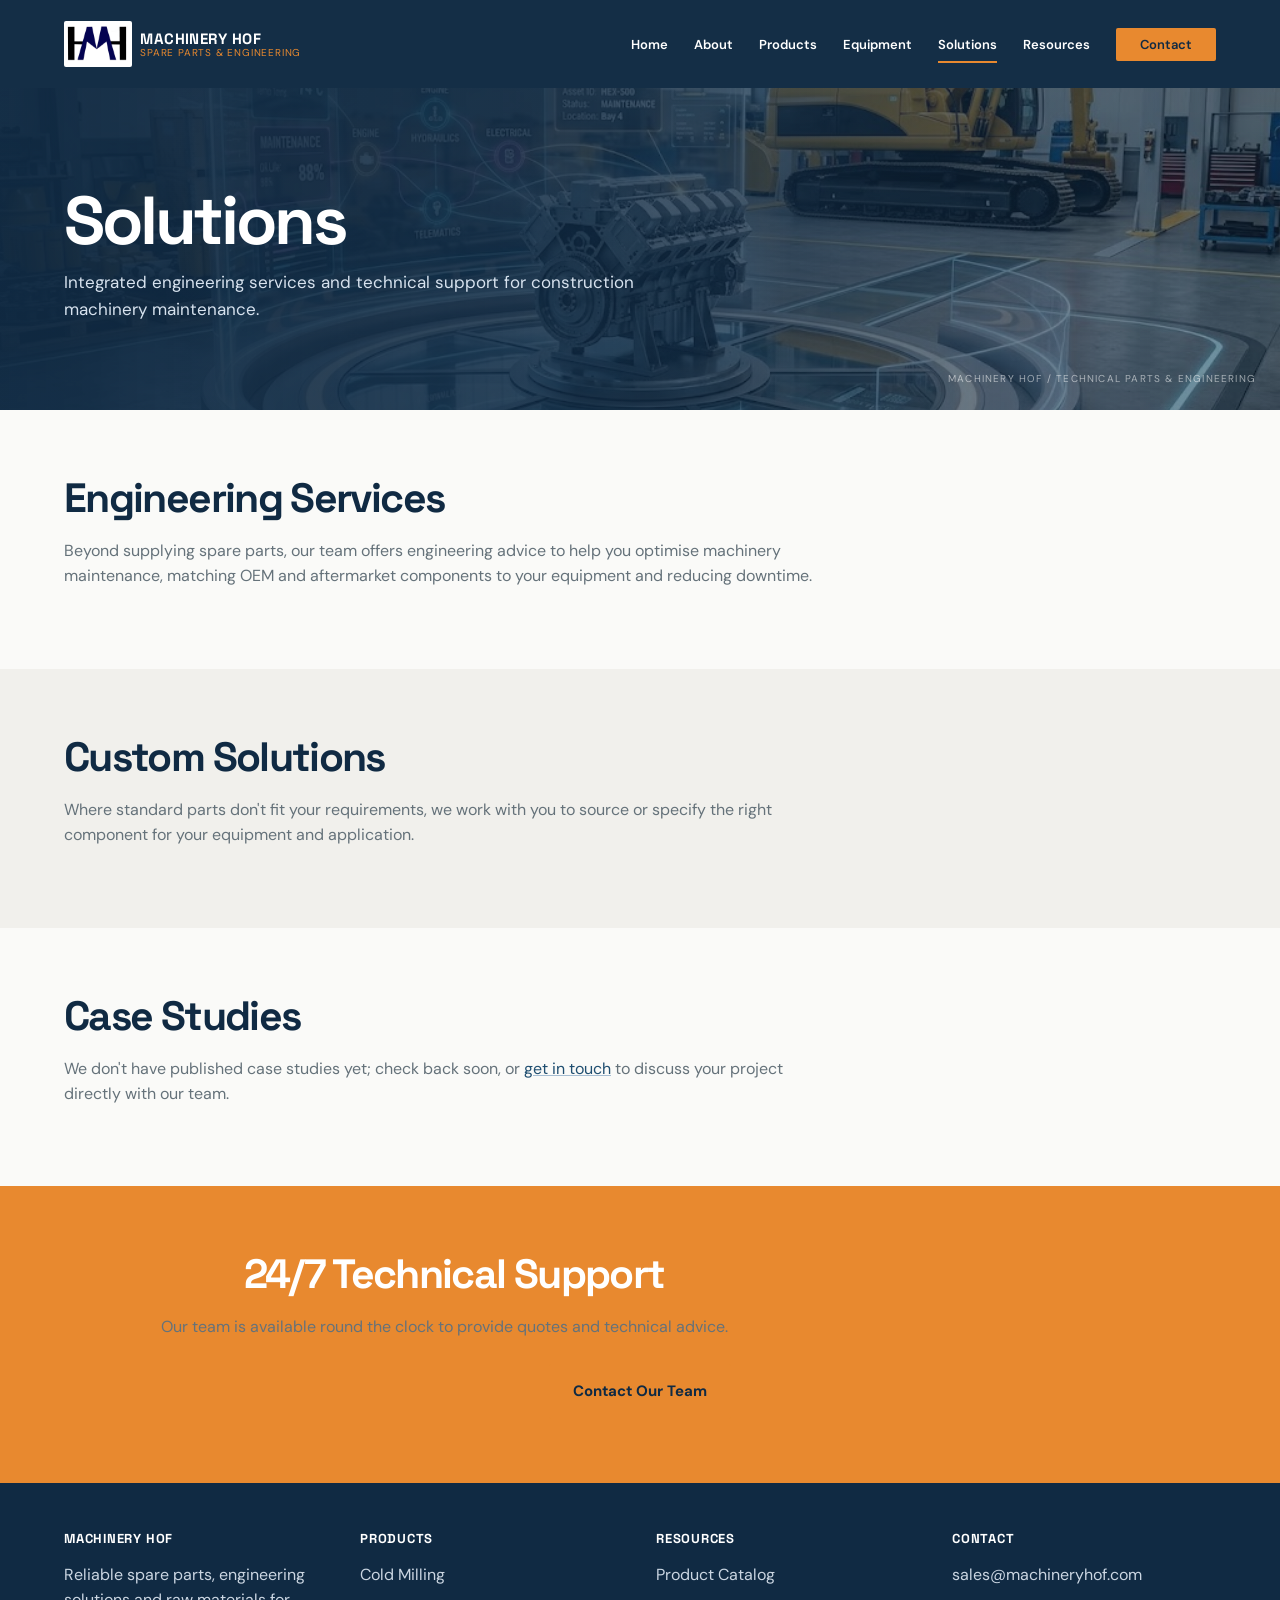
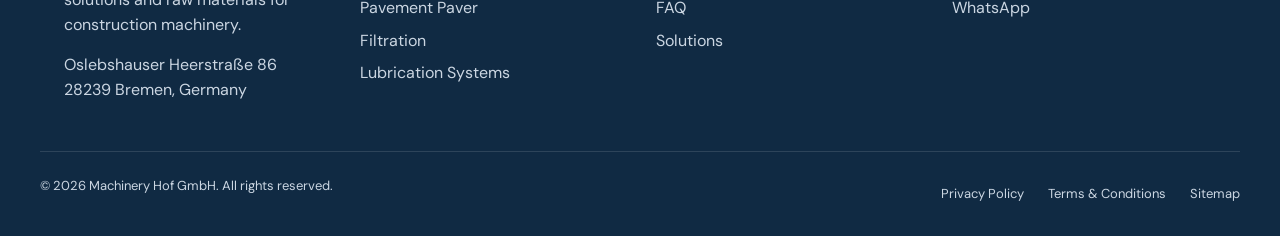
<file: machineryhof/solutions.html>
<!doctype html>
<html lang="en">
<head>
<meta charset="utf-8">
<meta name="viewport" content="width=device-width, initial-scale=1">
<title>Solutions - Machinery Hof GmbH</title>
<meta name="description" content="Integrated engineering solutions for construction machinery maintenance from Machinery Hof GmbH.">
<link rel="stylesheet" href="css/styles.css">
</head>
<body class="solutions-page">
<a class="skip-link" href="#main">Skip to content</a>
<header class="site-header">
  <div class="container header-inner">
<a class="brand" href="index.html">
      <img class="brand-logo" src="assets/logo.jpeg" alt="Machinery Hof GmbH" />
      <span class="brand-text">
        <span class="brand-name">MACHINERY HOF</span>
        <span class="brand-sub">Spare Parts & Engineering</span>
      </span>
    </a>
    <button class="nav-toggle" id="navToggle" type="button" aria-expanded="false" aria-controls="siteNav">
      <span class="sr-only">Menu</span>
      <span class="nav-toggle-bar"></span>
      <span class="nav-toggle-bar"></span>
      <span class="nav-toggle-bar"></span>
    </button>
    <nav class="site-nav" id="siteNav" aria-label="Primary">
      <ul>
        <li><a href="index.html">Home</a></li>
        <li><a href="about.html">About</a></li>
        <li><a href="products.html">Products</a></li>
        <li><a href="equipment.html">Equipment</a></li>
        <li><a href="solutions.html" aria-current="page">Solutions</a></li>
        <li><a href="resources.html">Resources</a></li>
        <li><a class="nav-cta" href="contact.html">Contact</a></li>
      </ul>
    </nav>
  </div>
</header>

<main id="main">

  <section class="page-hero">
    <div class="container">
      <h1>Solutions</h1>
      <p>Integrated engineering services and technical support for construction machinery maintenance.</p>
    </div>
  </section>

  <section aria-labelledby="engineering-heading">
    <div class="container">
      <h2 id="engineering-heading">Engineering Services</h2>
      <p>Beyond supplying spare parts, our team offers engineering advice to help you optimise machinery maintenance, matching OEM and aftermarket components to your equipment and reducing downtime.</p>
    </div>
  </section>

  <section class="section-alt" aria-labelledby="custom-heading">
    <div class="container">
      <h2 id="custom-heading">Custom Solutions</h2>
      <p>Where standard parts don't fit your requirements, we work with you to source or specify the right component for your equipment and application.</p>
    </div>
  </section>

  <section aria-labelledby="case-studies-heading">
    <div class="container">
      <h2 id="case-studies-heading">Case Studies</h2>
      <p>We don't have published case studies yet; check back soon, or <a href="contact.html">get in touch</a> to discuss your project directly with our team.</p>
    </div>
  </section>

  <section class="section-alt cta-band" aria-labelledby="support-heading">
    <div class="container">
      <h2 id="support-heading">24/7 Technical Support</h2>
      <p>Our team is available round the clock to provide quotes and technical advice.</p>
      <div class="hero-ctas">
        <a class="btn btn-primary" href="contact.html">Contact Our Team</a>
      </div>
    </div>
  </section>

</main>

<footer class="site-footer">
  <div class="container footer-grid">
    <div class="footer-col">
      <h3>Machinery Hof</h3>
      <p>Reliable spare parts, engineering solutions and raw materials for construction machinery.</p>
      <p>Oslebshauser Heerstraße 86<br>28239 Bremen, Germany</p>
    </div>
    <div class="footer-col">
      <h3>Products</h3>
      <ul>
        <li><a href="products.html#cold-milling">Cold Milling</a></li>
        <li><a href="products.html#pavement-paver">Pavement Paver</a></li>
        <li><a href="products.html#filtration">Filtration</a></li>
        <li><a href="products.html#lubrication">Lubrication Systems</a></li>
      </ul>
    </div>
    <div class="footer-col">
      <h3>Resources</h3>
      <ul>
        <li><a href="resources.html#catalog">Product Catalog</a></li>
        <li><a href="resources.html#faq">FAQ</a></li>
        <li><a href="solutions.html">Solutions</a></li>
      </ul>
    </div>
    <div class="footer-col">
      <h3>Contact</h3>
      <ul>
        <li><a href="mailto:sales@machineryhof.com">sales@machineryhof.com</a></li>
        <li><a href="https://wa.me/491520240939" target="_blank" rel="noopener noreferrer">WhatsApp</a></li>
      </ul>
    </div>
  </div>
  <div class="container footer-bottom">
    <p>&copy; 2026 Machinery Hof GmbH. All rights reserved.</p>
    <ul class="footer-legal">
      <li><a href="privacy.html">Privacy Policy</a></li>
      <li><a href="terms.html">Terms &amp; Conditions</a></li>
      <li><a href="sitemap.html">Sitemap</a></li>
    </ul>
  </div>
  <div id="analytics-mount"></div>
</footer>

<script src="js/nav.js"></script>
</body>
</html>
</file>
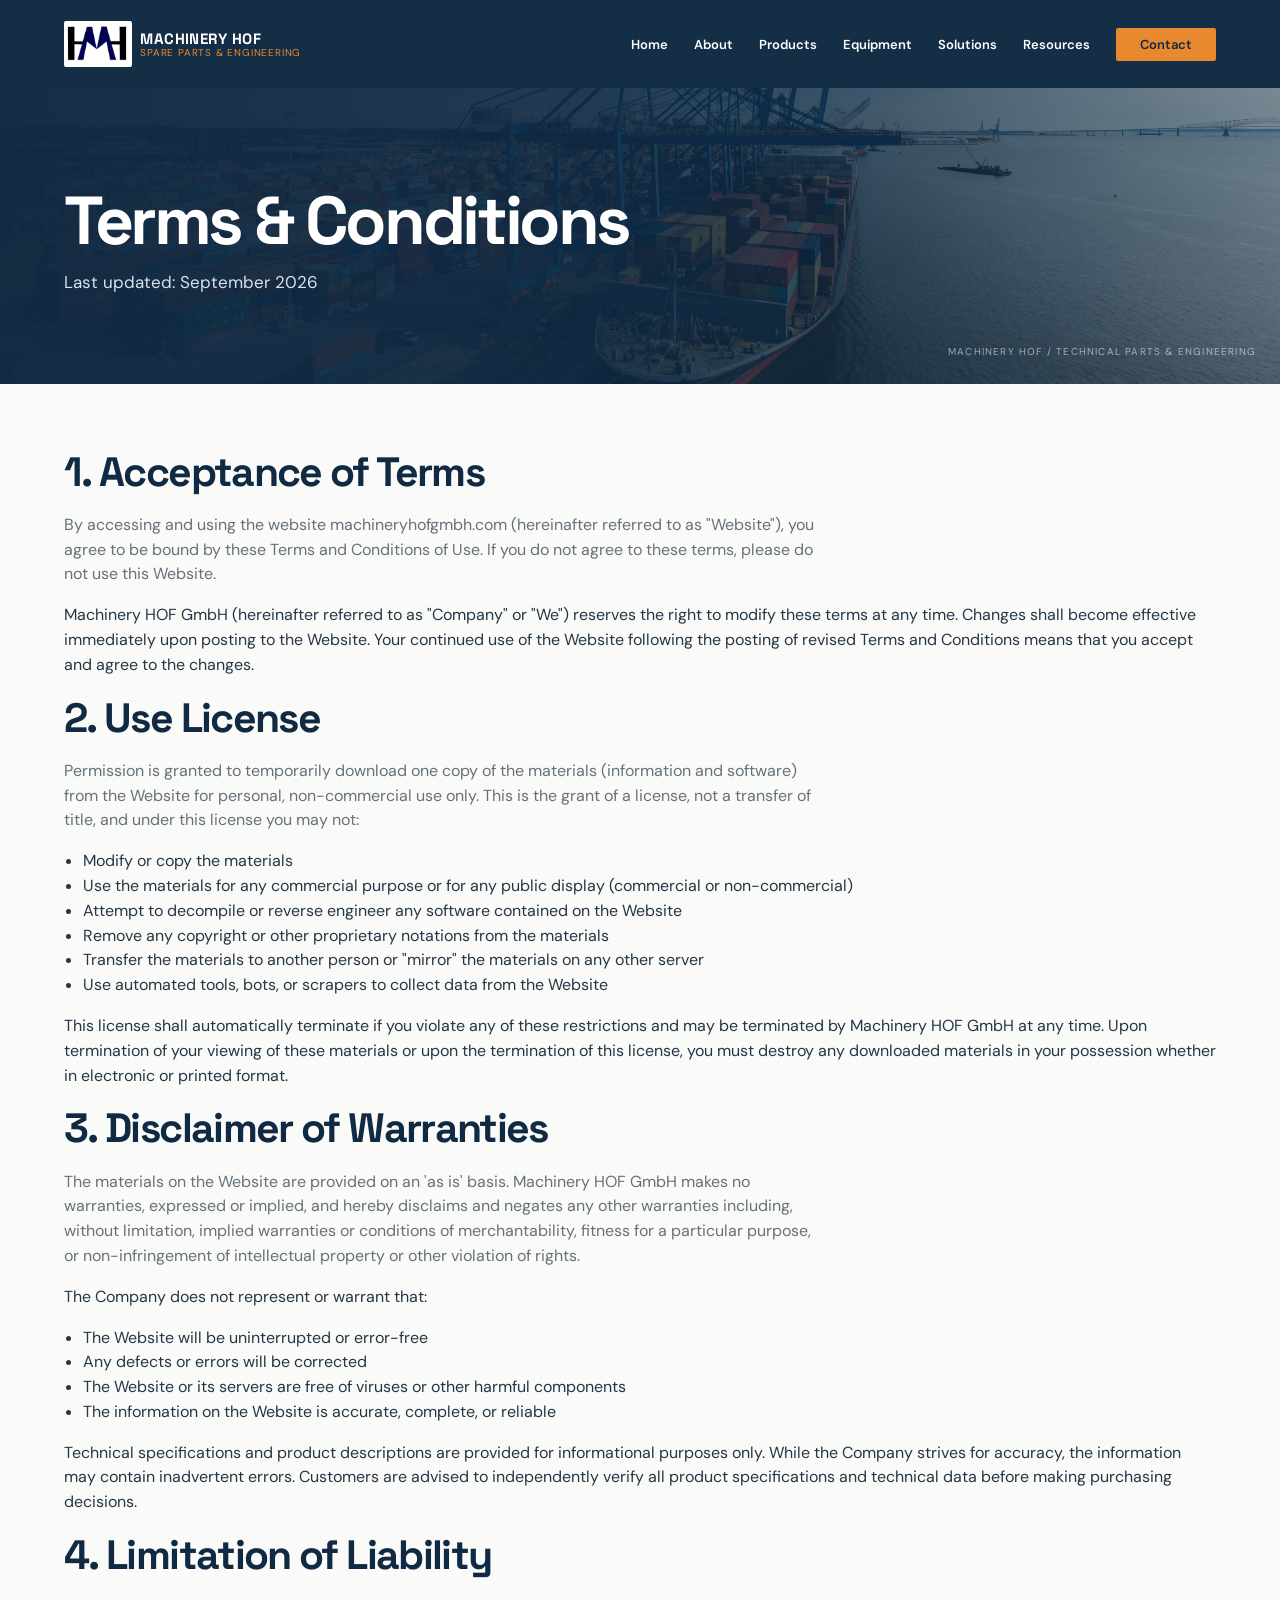
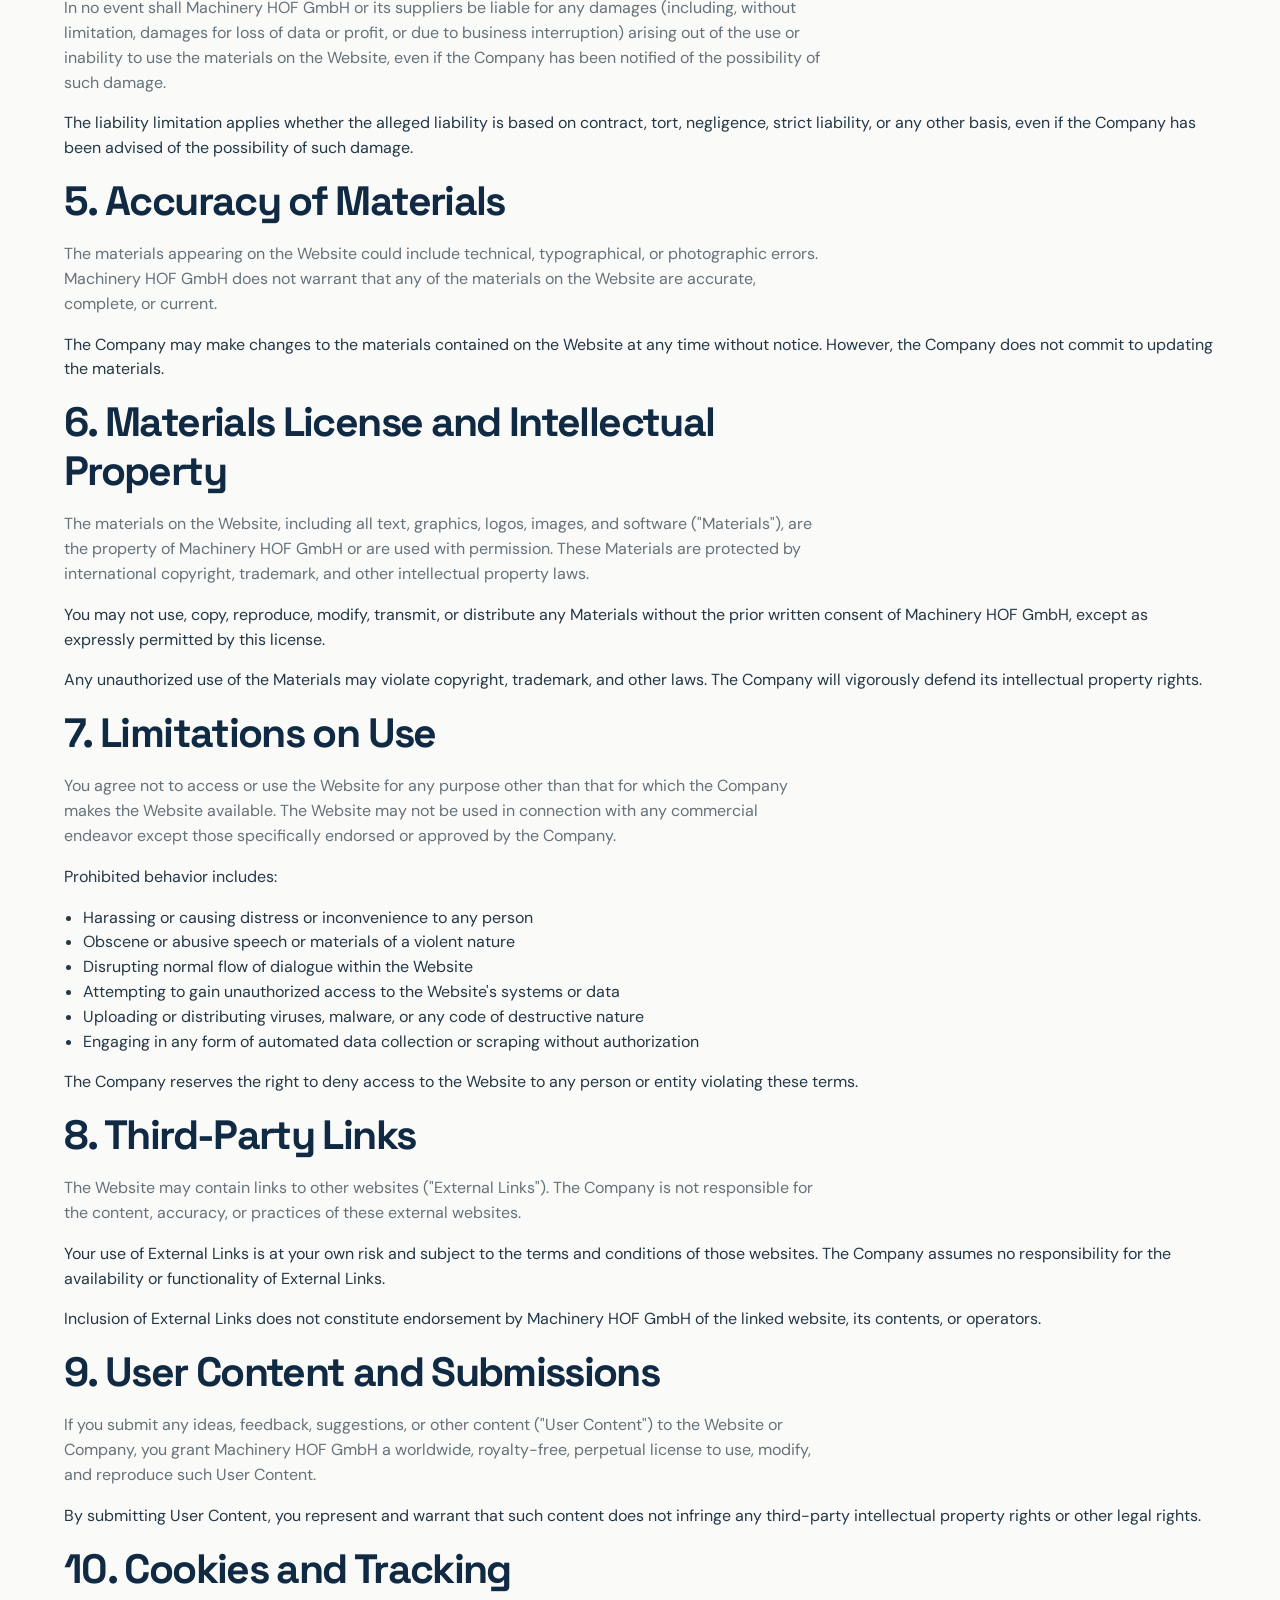
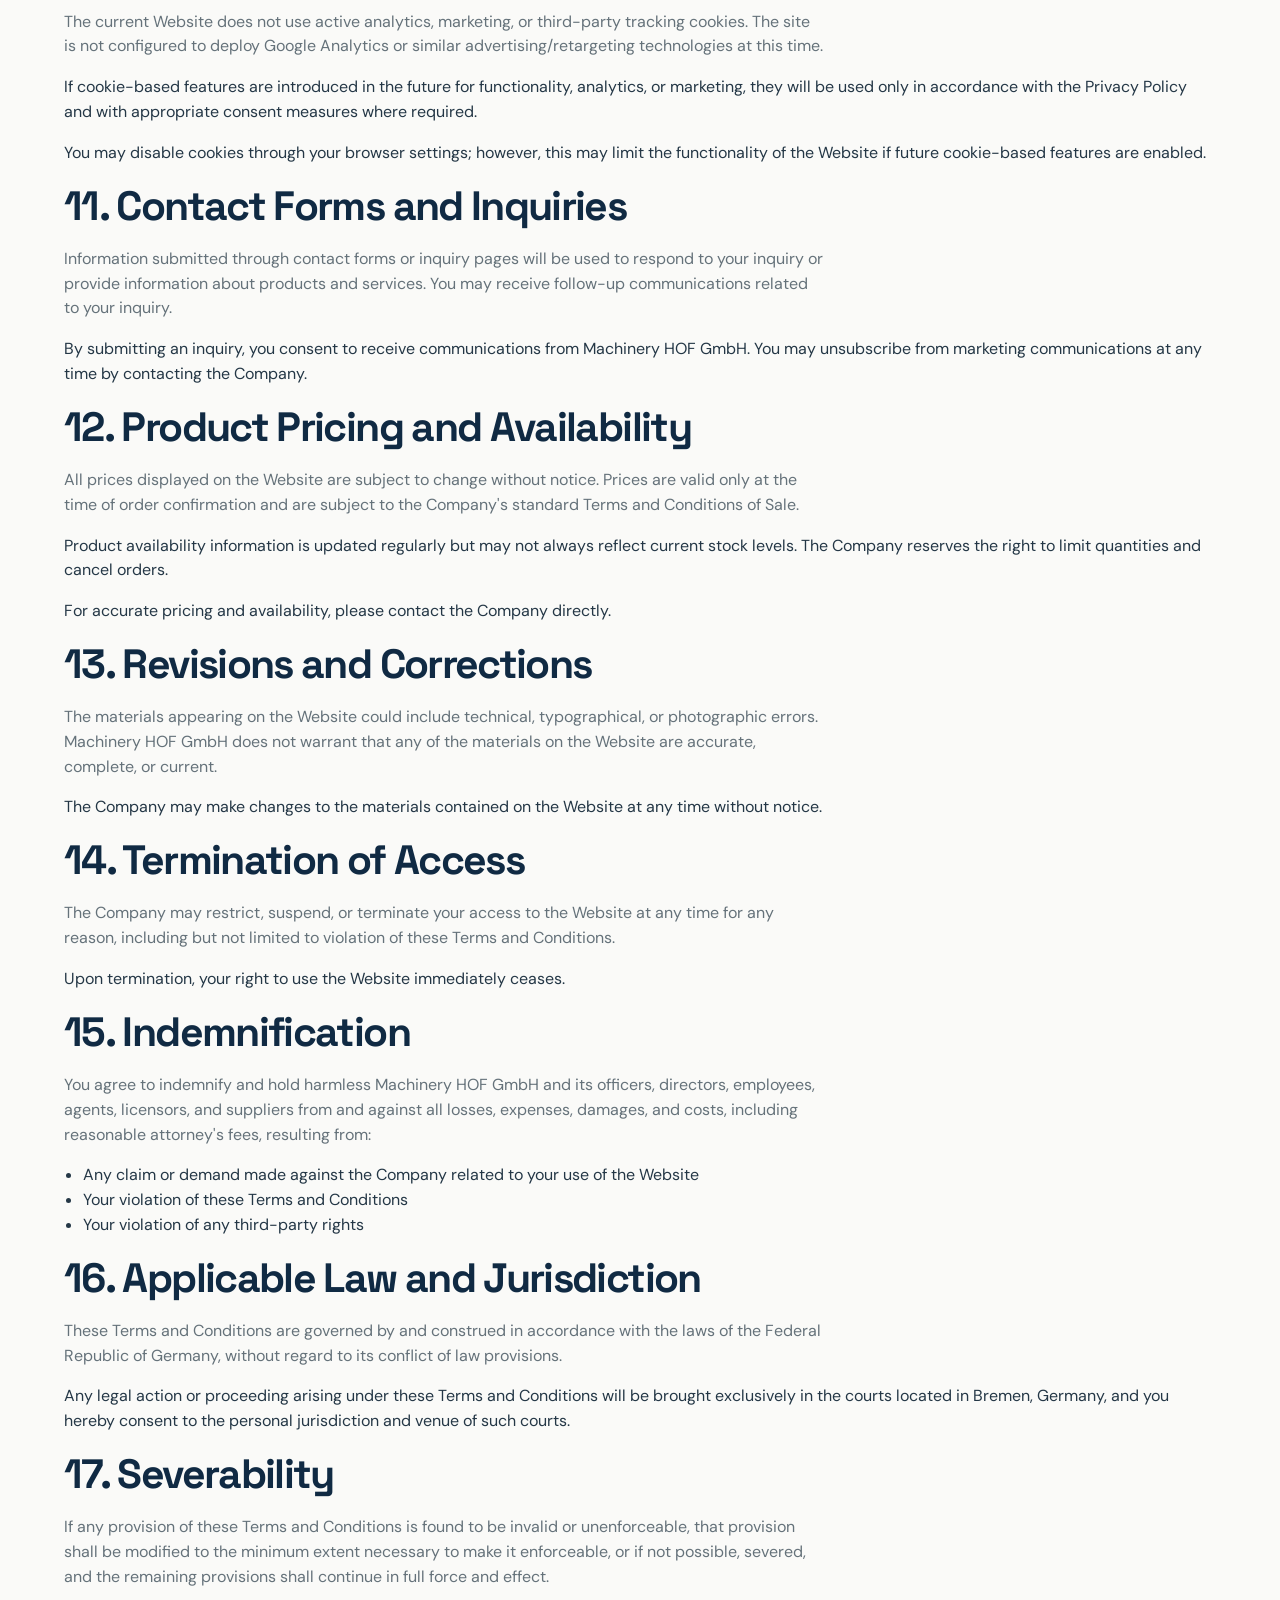
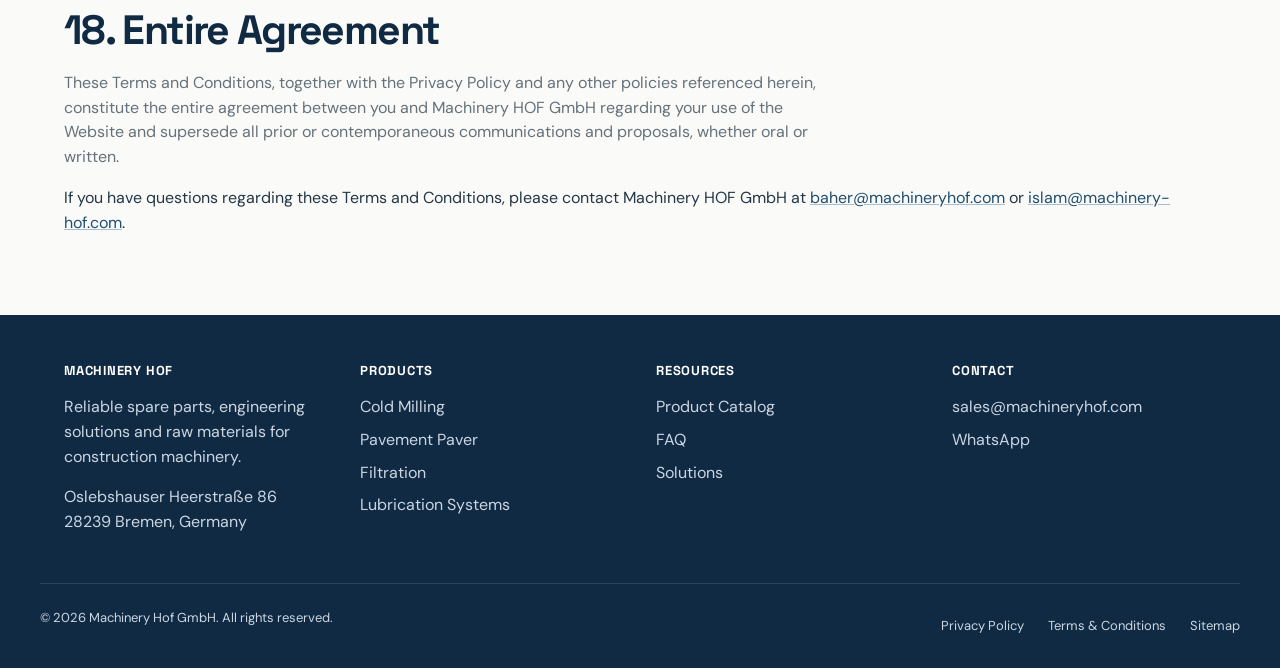
<file: machineryhof/terms.html>
<!doctype html>
<html lang="en">
<head>
<meta charset="utf-8">
<meta name="viewport" content="width=device-width, initial-scale=1">
<title>Terms &amp; Conditions | Machinery HOF GmbH</title>
<meta name="description" content="Read the website terms and conditions for Machinery HOF GmbH and understand the rules for using machineryhofgmbh.com.">
<link rel="stylesheet" href="css/styles.css">
</head>
<body>
<a class="skip-link" href="#main">Skip to content</a>
<header class="site-header">
  <div class="container header-inner">
<a class="brand" href="index.html">
      <img class="brand-logo" src="assets/logo.jpeg" alt="Machinery Hof GmbH" />
      <span class="brand-text">
        <span class="brand-name">MACHINERY HOF</span>
        <span class="brand-sub">Spare Parts & Engineering</span>
      </span>
    </a>
    <button class="nav-toggle" id="navToggle" type="button" aria-expanded="false" aria-controls="siteNav">
      <span class="sr-only">Menu</span>
      <span class="nav-toggle-bar"></span>
      <span class="nav-toggle-bar"></span>
      <span class="nav-toggle-bar"></span>
    </button>
    <nav class="site-nav" id="siteNav" aria-label="Primary">
      <ul>
        <li><a href="index.html">Home</a></li>
        <li><a href="about.html">About</a></li>
        <li><a href="products.html">Products</a></li>
        <li><a href="equipment.html">Equipment</a></li>
        <li><a href="solutions.html">Solutions</a></li>
        <li><a href="resources.html">Resources</a></li>
        <li><a class="nav-cta" href="contact.html">Contact</a></li>
      </ul>
    </nav>
  </div>
</header>

<main id="main">
  <section class="page-hero">
    <div class="container">
      <h1>Terms &amp; Conditions</h1>
      <p>Last updated: September 2026</p>
    </div>
  </section>

  <section>
    <div class="container">
      <h2>1. Acceptance of Terms</h2>
      <p>By accessing and using the website machineryhofgmbh.com (hereinafter referred to as "Website"), you agree to be bound by these Terms and Conditions of Use. If you do not agree to these terms, please do not use this Website.</p>
      <p>Machinery HOF GmbH (hereinafter referred to as "Company" or "We") reserves the right to modify these terms at any time. Changes shall become effective immediately upon posting to the Website. Your continued use of the Website following the posting of revised Terms and Conditions means that you accept and agree to the changes.</p>

      <h2>2. Use License</h2>
      <p>Permission is granted to temporarily download one copy of the materials (information and software) from the Website for personal, non-commercial use only. This is the grant of a license, not a transfer of title, and under this license you may not:</p>
      <ul>
        <li>Modify or copy the materials</li>
        <li>Use the materials for any commercial purpose or for any public display (commercial or non-commercial)</li>
        <li>Attempt to decompile or reverse engineer any software contained on the Website</li>
        <li>Remove any copyright or other proprietary notations from the materials</li>
        <li>Transfer the materials to another person or "mirror" the materials on any other server</li>
        <li>Use automated tools, bots, or scrapers to collect data from the Website</li>
      </ul>
      <p>This license shall automatically terminate if you violate any of these restrictions and may be terminated by Machinery HOF GmbH at any time. Upon termination of your viewing of these materials or upon the termination of this license, you must destroy any downloaded materials in your possession whether in electronic or printed format.</p>

      <h2>3. Disclaimer of Warranties</h2>
      <p>The materials on the Website are provided on an 'as is' basis. Machinery HOF GmbH makes no warranties, expressed or implied, and hereby disclaims and negates any other warranties including, without limitation, implied warranties or conditions of merchantability, fitness for a particular purpose, or non-infringement of intellectual property or other violation of rights.</p>
      <p>The Company does not represent or warrant that:</p>
      <ul>
        <li>The Website will be uninterrupted or error-free</li>
        <li>Any defects or errors will be corrected</li>
        <li>The Website or its servers are free of viruses or other harmful components</li>
        <li>The information on the Website is accurate, complete, or reliable</li>
      </ul>
      <p>Technical specifications and product descriptions are provided for informational purposes only. While the Company strives for accuracy, the information may contain inadvertent errors. Customers are advised to independently verify all product specifications and technical data before making purchasing decisions.</p>

      <h2>4. Limitation of Liability</h2>
      <p>In no event shall Machinery HOF GmbH or its suppliers be liable for any damages (including, without limitation, damages for loss of data or profit, or due to business interruption) arising out of the use or inability to use the materials on the Website, even if the Company has been notified of the possibility of such damage.</p>
      <p>The liability limitation applies whether the alleged liability is based on contract, tort, negligence, strict liability, or any other basis, even if the Company has been advised of the possibility of such damage.</p>

      <h2>5. Accuracy of Materials</h2>
      <p>The materials appearing on the Website could include technical, typographical, or photographic errors. Machinery HOF GmbH does not warrant that any of the materials on the Website are accurate, complete, or current.</p>
      <p>The Company may make changes to the materials contained on the Website at any time without notice. However, the Company does not commit to updating the materials.</p>

      <h2>6. Materials License and Intellectual Property</h2>
      <p>The materials on the Website, including all text, graphics, logos, images, and software ("Materials"), are the property of Machinery HOF GmbH or are used with permission. These Materials are protected by international copyright, trademark, and other intellectual property laws.</p>
      <p>You may not use, copy, reproduce, modify, transmit, or distribute any Materials without the prior written consent of Machinery HOF GmbH, except as expressly permitted by this license.</p>
      <p>Any unauthorized use of the Materials may violate copyright, trademark, and other laws. The Company will vigorously defend its intellectual property rights.</p>

      <h2>7. Limitations on Use</h2>
      <p>You agree not to access or use the Website for any purpose other than that for which the Company makes the Website available. The Website may not be used in connection with any commercial endeavor except those specifically endorsed or approved by the Company.</p>
      <p>Prohibited behavior includes:</p>
      <ul>
        <li>Harassing or causing distress or inconvenience to any person</li>
        <li>Obscene or abusive speech or materials of a violent nature</li>
        <li>Disrupting normal flow of dialogue within the Website</li>
        <li>Attempting to gain unauthorized access to the Website's systems or data</li>
        <li>Uploading or distributing viruses, malware, or any code of destructive nature</li>
        <li>Engaging in any form of automated data collection or scraping without authorization</li>
      </ul>
      <p>The Company reserves the right to deny access to the Website to any person or entity violating these terms.</p>

      <h2>8. Third-Party Links</h2>
      <p>The Website may contain links to other websites ("External Links"). The Company is not responsible for the content, accuracy, or practices of these external websites.</p>
      <p>Your use of External Links is at your own risk and subject to the terms and conditions of those websites. The Company assumes no responsibility for the availability or functionality of External Links.</p>
      <p>Inclusion of External Links does not constitute endorsement by Machinery HOF GmbH of the linked website, its contents, or operators.</p>

      <h2>9. User Content and Submissions</h2>
      <p>If you submit any ideas, feedback, suggestions, or other content ("User Content") to the Website or Company, you grant Machinery HOF GmbH a worldwide, royalty-free, perpetual license to use, modify, and reproduce such User Content.</p>
      <p>By submitting User Content, you represent and warrant that such content does not infringe any third-party intellectual property rights or other legal rights.</p>

      <h2>10. Cookies and Tracking</h2>
      <p>The current Website does not use active analytics, marketing, or third-party tracking cookies. The site is not configured to deploy Google Analytics or similar advertising/retargeting technologies at this time.</p>
      <p>If cookie-based features are introduced in the future for functionality, analytics, or marketing, they will be used only in accordance with the Privacy Policy and with appropriate consent measures where required.</p>
      <p>You may disable cookies through your browser settings; however, this may limit the functionality of the Website if future cookie-based features are enabled.</p>

      <h2>11. Contact Forms and Inquiries</h2>
      <p>Information submitted through contact forms or inquiry pages will be used to respond to your inquiry or provide information about products and services. You may receive follow-up communications related to your inquiry.</p>
      <p>By submitting an inquiry, you consent to receive communications from Machinery HOF GmbH. You may unsubscribe from marketing communications at any time by contacting the Company.</p>

      <h2>12. Product Pricing and Availability</h2>
      <p>All prices displayed on the Website are subject to change without notice. Prices are valid only at the time of order confirmation and are subject to the Company's standard Terms and Conditions of Sale.</p>
      <p>Product availability information is updated regularly but may not always reflect current stock levels. The Company reserves the right to limit quantities and cancel orders.</p>
      <p>For accurate pricing and availability, please contact the Company directly.</p>

      <h2>13. Revisions and Corrections</h2>
      <p>The materials appearing on the Website could include technical, typographical, or photographic errors. Machinery HOF GmbH does not warrant that any of the materials on the Website are accurate, complete, or current.</p>
      <p>The Company may make changes to the materials contained on the Website at any time without notice.</p>

      <h2>14. Termination of Access</h2>
      <p>The Company may restrict, suspend, or terminate your access to the Website at any time for any reason, including but not limited to violation of these Terms and Conditions.</p>
      <p>Upon termination, your right to use the Website immediately ceases.</p>

      <h2>15. Indemnification</h2>
      <p>You agree to indemnify and hold harmless Machinery HOF GmbH and its officers, directors, employees, agents, licensors, and suppliers from and against all losses, expenses, damages, and costs, including reasonable attorney's fees, resulting from:</p>
      <ul>
        <li>Any claim or demand made against the Company related to your use of the Website</li>
        <li>Your violation of these Terms and Conditions</li>
        <li>Your violation of any third-party rights</li>
      </ul>

      <h2>16. Applicable Law and Jurisdiction</h2>
      <p>These Terms and Conditions are governed by and construed in accordance with the laws of the Federal Republic of Germany, without regard to its conflict of law provisions.</p>
      <p>Any legal action or proceeding arising under these Terms and Conditions will be brought exclusively in the courts located in Bremen, Germany, and you hereby consent to the personal jurisdiction and venue of such courts.</p>

      <h2>17. Severability</h2>
      <p>If any provision of these Terms and Conditions is found to be invalid or unenforceable, that provision shall be modified to the minimum extent necessary to make it enforceable, or if not possible, severed, and the remaining provisions shall continue in full force and effect.</p>

      <h2>18. Entire Agreement</h2>
      <p>These Terms and Conditions, together with the Privacy Policy and any other policies referenced herein, constitute the entire agreement between you and Machinery HOF GmbH regarding your use of the Website and supersede all prior or contemporaneous communications and proposals, whether oral or written.</p>

      <p>If you have questions regarding these Terms and Conditions, please contact Machinery HOF GmbH at <a href="mailto: baher@machineryhof.com">baher@machineryhof.com</a> or <a href="mailto:islam@machinery-hof.com">islam@machinery-hof.com</a>.</p>
    </div>
  </section>
</main>

<footer class="site-footer">
  <div class="container footer-grid">
    <div class="footer-col">
      <h3>Machinery Hof</h3>
      <p>Reliable spare parts, engineering solutions and raw materials for construction machinery.</p>
      <p>Oslebshauser Heerstraße 86<br>28239 Bremen, Germany</p>
    </div>
    <div class="footer-col">
      <h3>Products</h3>
      <ul>
        <li><a href="products.html#cold-milling">Cold Milling</a></li>
        <li><a href="products.html#pavement-paver">Pavement Paver</a></li>
        <li><a href="products.html#filtration">Filtration</a></li>
        <li><a href="products.html#lubrication">Lubrication Systems</a></li>
      </ul>
    </div>
    <div class="footer-col">
      <h3>Resources</h3>
      <ul>
        <li><a href="resources.html#catalog">Product Catalog</a></li>
        <li><a href="resources.html#faq">FAQ</a></li>
        <li><a href="solutions.html">Solutions</a></li>
      </ul>
    </div>
    <div class="footer-col">
      <h3>Contact</h3>
      <ul>
        <li><a href="mailto:sales@machineryhof.com">sales@machineryhof.com</a></li>
        <li><a href="https://wa.me/491520240939" target="_blank" rel="noopener noreferrer">WhatsApp</a></li>
      </ul>
    </div>
  </div>
  <div class="container footer-bottom">
    <p>&copy; 2026 Machinery Hof GmbH. All rights reserved.</p>
    <ul class="footer-legal">
      <li><a href="privacy.html">Privacy Policy</a></li>
      <li><a href="terms.html" aria-current="page">Terms &amp; Conditions</a></li>
      <li><a href="sitemap.html">Sitemap</a></li>
    </ul>
  </div>
  <div id="analytics-mount"></div>
</footer>

<script src="js/nav.js"></script>
</body>
</html>
</file>
<file: machineryhof/css/styles.css>
@import url('https://fonts.googleapis.com/css2?family=DM+Sans:wght@400;500;600;700&family=Space+Grotesk:wght@500;600;700&display=swap');

:root {
  --navy-900: #102a43;
  --navy-700: #1f4e70;
  --gold-500: #e8892f;
  --green-500: #3f7d68;
  --white: #FFFFFF;
  --gray-100: #f1f0ec;
  --gray-300: #d8d9d5;
  --ink: #243746;
  --ink-soft: #65727a;

  --font-display: "Space Grotesk", "Segoe UI", sans-serif;
  --font-body: "DM Sans", "Segoe UI", sans-serif;

  --container-w: 1200px;
  --space-1: 4px;
  --space-2: 8px;
  --space-3: 16px;
  --space-4: 24px;
  --space-5: 32px;
  --space-6: 48px;
  --space-7: 64px;
  --space-8: 96px;

  --radius: 2px;
  --shadow: 0 12px 30px rgba(16, 42, 67, 0.08);
}

* {
  box-sizing: border-box;
}

html {
  -webkit-text-size-adjust: 100%;
}

body {
  margin: 0;
  font-family: var(--font-body);
  color: var(--ink);
  background: #fafaf8;
  line-height: 1.55;
}

h1, h2, h3, h4 {
  font-family: var(--font-display);
  color: var(--navy-900);
  font-weight: 800;
  line-height: 1.2;
  margin: 0 0 var(--space-3);
}

h1 { font-size: clamp(42px, 5.3vw, 76px); letter-spacing: -0.05em; }
h2 { font-size: clamp(30px, 3.2vw, 48px); letter-spacing: -0.04em; }
h3 { font-size: 19px; }

p {
  margin: 0 0 var(--space-3);
}

ul, ol {
  margin: 0 0 var(--space-3);
  padding-left: 1.2em;
}

img {
  max-width: 100%;
  display: block;
}

a {
  color: var(--navy-700);
  text-decoration-color: rgba(10, 74, 138, 0.35);
}

a:hover {
  text-decoration-color: currentColor;
}

a:focus-visible,
button:focus-visible,
input:focus-visible,
select:focus-visible,
textarea:focus-visible,
summary:focus-visible {
  outline: 3px solid var(--gold-500);
  outline-offset: 2px;
}

.sr-only {
  position: absolute;
  width: 1px;
  height: 1px;
  padding: 0;
  margin: -1px;
  overflow: hidden;
  clip: rect(0, 0, 0, 0);
  white-space: nowrap;
  border: 0;
}

.skip-link {
  position: absolute;
  left: var(--space-3);
  top: -50px;
  background: var(--navy-900);
  color: var(--white);
  padding: var(--space-2) var(--space-3);
  border-radius: var(--radius);
  z-index: 1000;
  transition: top 0.15s ease;
}

.skip-link:focus {
  top: var(--space-3);
}

.container {
  max-width: var(--container-w);
  margin: 0 auto;
  padding: 0 var(--space-4);
}

/* Header / Nav */

.site-header {
  position: sticky;
  top: 0;
  z-index: 100;
  background: rgba(16, 42, 67, 0.98);
  min-height: 88px;
  display: flex;
  align-items: center;
}

.header-inner {
  display: flex;
  align-items: center;
  justify-content: space-between;
  gap: var(--space-4);
  width: 100%;
}

.brand {
  display: flex;
  align-items: center;
  gap: var(--space-2);
  color: var(--white);
  text-decoration: none;
}

.brand-logo {
  height: 46px;
  width: auto;
  border-radius: var(--radius);
}

.brand-text {
  display: flex;
  flex-direction: column;
  line-height: 1.15;
}

.brand-name {
  font-family: var(--font-display);
  font-weight: 800;
  letter-spacing: 0.03em;
  font-size: 15px;
}

.brand-sub {
  font-size: 10px;
  letter-spacing: 0.08em;
  text-transform: uppercase;
  color: var(--gold-500);
}

.nav-toggle {
  display: none;
  flex-direction: column;
  gap: 4px;
  background: none;
  border: 0;
  padding: var(--space-2);
  cursor: pointer;
}

.nav-toggle-bar {
  width: 22px;
  height: 2px;
  background: var(--white);
  border-radius: 2px;
}

.site-nav ul {
  display: flex;
  align-items: center;
  gap: 26px;
  margin: 0;
  padding: 0;
  list-style: none;
}

.site-nav a {
  color: var(--white);
  text-decoration: none;
  font-size: 13px;
  font-weight: 600;
  padding: var(--space-2) 0;
  border-bottom: 2px solid transparent;
}

.site-nav a:hover,
.site-nav a[aria-current="page"] {
  border-bottom-color: var(--gold-500);
}

.site-nav .nav-cta {
  background: var(--gold-500);
  color: var(--navy-900);
  padding: var(--space-2) var(--space-4);
  border-radius: var(--radius);
  border-bottom: none;
}

.site-nav .nav-cta:hover {
  background: #e5951a;
}

@media (max-width: 900px) {
  .nav-toggle {
    display: inline-flex;
  }

  .site-nav {
    position: absolute;
    top: 80px;
    left: 0;
    right: 0;
    background: var(--navy-900);
    padding: var(--space-3) var(--space-4) var(--space-5);
    display: none;
  }

  .site-nav.is-open {
    display: block;
  }

  .site-nav ul {
    flex-direction: column;
    align-items: flex-start;
    gap: var(--space-3);
  }

  .site-nav .nav-cta {
    display: inline-block;
  }
}

/* Buttons */

.btn {
  display: inline-block;
  padding: 14px 22px;
  border-radius: var(--radius);
  font-weight: 700;
  font-size: 15px;
  text-decoration: none;
  border: 2px solid transparent;
  cursor: pointer;
  transition: background-color 0.15s ease, color 0.15s ease, border-color 0.15s ease;
}

.btn-primary {
  background: var(--gold-500);
  color: var(--navy-900);
}

.btn-primary:hover {
  background: #e5951a;
}

.btn-secondary {
  background: var(--navy-900);
  color: var(--white);
  border-color: var(--navy-900);
}

.btn-secondary:hover {
  background: var(--navy-700);
  border-color: var(--navy-700);
}

.btn-outline {
  background: transparent;
  color: var(--navy-900);
  border-color: var(--navy-900);
}

.btn-outline:hover {
  background: var(--navy-900);
  color: var(--white);
}

/* Hero */

.hero {
  background: var(--navy-900);
  color: var(--white);
  padding: 0;
  overflow: hidden;
}

.hero-layout {
  display: grid;
  grid-template-columns: minmax(0, 0.95fr) minmax(420px, 1.05fr);
  min-height: 650px;
}

.hero-inner {
  max-width: 660px;
  padding: 108px 56px 80px 0;
  align-self: center;
}

.hero h1 {
  color: var(--white);
  margin-bottom: var(--space-3);
}

.hero p {
  font-size: 18px;
  max-width: 570px;
  color: #d7e2ee;
}

.hero-ctas {
  display: flex;
  gap: var(--space-3);
  flex-wrap: wrap;
  margin-top: var(--space-4);
}

.text-link {
  display: inline-flex;
  align-items: center;
  gap: 10px;
  color: var(--navy-700);
  font-weight: 700;
  text-decoration: none;
}

.text-link span { transition: transform 0.2s ease; }
.text-link:hover span { transform: translateX(4px); }
.text-link-light { color: var(--white); }

.hero-proof {
  display: flex;
  gap: 34px;
  margin-top: 72px;
  padding-top: 20px;
  border-top: 1px solid rgba(255, 255, 255, 0.22);
}

.hero-proof div { display: flex; flex-direction: column; gap: 2px; }
.hero-proof strong { font-family: var(--font-display); font-size: 21px; color: var(--gold-500); }
.hero-proof span { font-size: 11px; color: #b8c7d1; text-transform: uppercase; letter-spacing: 0.08em; }

.hero-visual {
  position: relative;
  min-height: 650px;
  background: linear-gradient(180deg, rgba(16, 42, 67, 0.08), rgba(16, 42, 67, 0.68)), url("../assets/brochure-png-003.png") center / cover;
  border-left: 1px solid rgba(255, 255, 255, 0.12);
}

.hero-visual::after { content: ""; position: absolute; inset: 20px; border: 1px solid rgba(255, 255, 255, 0.35); pointer-events: none; }
.hero-visual-label, .hero-visual-caption { position: absolute; z-index: 1; display: flex; align-items: center; gap: 9px; font-size: 11px; letter-spacing: 0.1em; text-transform: uppercase; }
.hero-visual-label { top: 42px; right: 42px; color: var(--white); }
.hero-visual-caption { bottom: 40px; left: 42px; color: var(--white); font-weight: 700; }
.hero-visual-caption span { color: var(--gold-500); margin-left: 18px; }
.status-dot { width: 7px; height: 7px; border-radius: 50%; background: var(--gold-500); box-shadow: 0 0 0 4px rgba(232, 137, 47, 0.25); }

.page-hero {
  position: relative;
  isolation: isolate;
  background: linear-gradient(90deg, rgba(16, 42, 67, 0.98) 0%, rgba(16, 42, 67, 0.9) 47%, rgba(16, 42, 67, 0.5) 100%), url("../assets/brochure-png-003.png") center 52% / cover;
  color: var(--white);
  padding: 92px 0 88px;
  overflow: hidden;
}

.equipment-page .page-hero {
  background: linear-gradient(90deg, rgba(16, 42, 67, 0.96) 0%, rgba(16, 42, 67, 0.85) 40%, rgba(16, 42, 67, 0.48) 100%), url("../assets/equipment _header.jpg") center 52% / cover;
}

.products-page .page-hero {
  background: linear-gradient(90deg, rgba(16, 42, 67, 0.96) 0%, rgba(16, 42, 67, 0.85) 40%, rgba(16, 42, 67, 0.48) 100%), url("../assets/parts_header.jpg") center 52% / cover;
}

.resources-page .page-hero {
  background: linear-gradient(90deg, rgba(16, 42, 67, 0.96) 0%, rgba(16, 42, 67, 0.85) 40%, rgba(16, 42, 67, 0.48) 100%), url("../assets/catalog_header.jpg") center 52% / cover;
}

.solutions-page .page-hero {
  background: linear-gradient(90deg, rgba(16, 42, 67, 0.96) 0%, rgba(16, 42, 67, 0.85) 40%, rgba(16, 42, 67, 0.48) 100%), url("../assets/solutions_page.jpg") center 52% / cover;
}

.page-hero::after {
  content: "MACHINERY HOF / TECHNICAL PARTS & ENGINEERING";
  position: absolute;
  right: 24px;
  bottom: 24px;
  color: rgba(255, 255, 255, 0.55);
  font-size: 10px;
  letter-spacing: 0.12em;
  z-index: -1;
}

.page-hero h1 {
  color: var(--white);
  margin: 0;
}

.page-hero p {
  color: #d7e2ee;
  max-width: 650px;
  font-size: 17px;
  margin: var(--space-2) 0 0;
}

/* Sections */

section {
  padding: var(--space-7) 0;
}

.section-alt {
  background: var(--gray-100);
}

.section-head {
  max-width: 640px;
  margin: 0 auto var(--space-6);
  text-align: center;
}

.section-head-row { max-width: none; display: grid; grid-template-columns: 0.7fr 1.3fr auto; align-items: end; gap: 20px; text-align: left; }
.section-head-row h2, .section-head-row p { margin-bottom: 0; }
.section-head-row p { max-width: 330px; color: var(--ink-soft); }

.eyebrow {
  display: inline-block;
  color: var(--gold-500);
  font-weight: 700;
  font-size: 13px;
  letter-spacing: 0.08em;
  text-transform: uppercase;
  margin-bottom: var(--space-2);
}

/* Grids / Cards */

.grid {
  display: grid;
  gap: var(--space-5);
}

.grid-3 {
  grid-template-columns: repeat(3, 1fr);
}

.grid-4 {
  grid-template-columns: repeat(4, 1fr);
}

@media (max-width: 900px) {
  .grid-3, .grid-4 {
    grid-template-columns: repeat(2, 1fr);
  }
}

@media (max-width: 600px) {
  .grid-3, .grid-4 {
    grid-template-columns: 1fr;
  }
}

.card {
  background: var(--white);
  border: 1px solid var(--gray-300);
  border-radius: var(--radius);
  padding: var(--space-4);
  box-shadow: none;
  transition: transform 0.2s ease, box-shadow 0.2s ease, border-color 0.2s ease;
}

.card:hover { transform: translateY(-4px); border-color: rgba(232, 137, 47, 0.7); box-shadow: var(--shadow); }

.card-icon {
  width: 44px;
  height: 44px;
  color: var(--navy-900);
  margin-bottom: var(--space-3);
}

.feature-card {
  text-align: left;
}

.category-card,
.equipment-card,
.product-card {
  display: flex;
  flex-direction: column;
  gap: var(--space-2);
  cursor: pointer;
}

.category-card { min-height: 190px; justify-content: space-between; position: relative; overflow: hidden; }
.category-card::before { content: "↗"; position: absolute; top: 16px; right: 18px; color: var(--gold-500); font-size: 22px; }

.category-card h3,
.equipment-card h3,
.product-card h3 {
  margin-bottom: 0;
}

.tag {
  display: inline-block;
  font-size: 11px;
  font-weight: 700;
  letter-spacing: 0.04em;
  text-transform: uppercase;
  color: var(--navy-900);
  background: var(--gray-100);
  border-radius: 999px;
  padding: 2px 10px;
  margin-right: var(--space-1);
}

.quote-price {
  font-weight: 700;
  color: var(--green-500);
}

.placeholder-image {
  background: repeating-linear-gradient(
    45deg,
    var(--gray-100),
    var(--gray-100) 10px,
    #eceff1 10px,
    #eceff1 20px
  );
  border: 1px dashed var(--gray-300);
  border-radius: var(--radius);
  min-height: 160px;
  display: flex;
  align-items: center;
  justify-content: center;
  color: var(--ink-soft);
  font-size: 13px;
  text-align: center;
  padding: var(--space-3);
}

.equipment-image {
  width: 100%;
  height: 190px;
  object-fit: cover;
  object-position: center;
  background: #d9d8d2;
  border-bottom: 1px solid var(--gray-300);
  margin: calc(var(--space-4) * -1) calc(var(--space-4) * -1) var(--space-4);
  width: calc(100% + (var(--space-4) * 2));
}

.equipment-image-excavator { object-position: center 54%; }
.equipment-image-bulldozer { object-position: center 58%; }
.equipment-image-loader { object-position: center 52%; }
.equipment-image-dump-truck { object-position: center 52%; }
.equipment-image-grader { object-position: center 53%; }

.equipment-card h3 {
  color: var(--navy-900);
}

.product-card {
  border-top: 3px solid var(--gold-500);
}

.product-image {
  width: calc(100% + (var(--space-4) * 2));
  height: 150px;
  object-fit: contain;
  background: #fff;
  border-bottom: 1px solid var(--gray-300);
  margin: calc(var(--space-4) * -1) calc(var(--space-4) * -1) var(--space-4);
  padding: 12px 18px;
}

.spec-table tr:hover td {
  background: #faf4ec;
}

/* Tables */

.spec-table {
  width: 100%;
  border-collapse: collapse;
  background: var(--white);
}

.spec-table caption {
  text-align: left;
  font-weight: 700;
  color: var(--navy-900);
  margin-bottom: var(--space-2);
}

.spec-table th,
.spec-table td {
  text-align: left;
  padding: var(--space-2) var(--space-3);
  border-top: 1px solid var(--gray-300);
  vertical-align: top;
}

.spec-table thead th {
  background: var(--gray-100);
  border-top: none;
  font-size: 12px;
  letter-spacing: 0.04em;
  text-transform: uppercase;
  color: var(--ink-soft);
}

.table-scroll {
  overflow-x: auto;
}

/* CTA band */

.cta-band {
  background: var(--gold-500);
  color: var(--navy-900);
  text-align: center;
}

.cta-band h2 {
  color: var(--white);
}

.cta-band .hero-ctas {
  justify-content: center;
}

/* Forms */

.form-grid {
  display: grid;
  grid-template-columns: 1fr 1fr;
  gap: var(--space-3) var(--space-4);
}

.form-grid .field-full {
  grid-column: 1 / -1;
}

@media (max-width: 600px) {
  .form-grid {
    grid-template-columns: 1fr;
  }
}

label {
  display: block;
  font-weight: 600;
  font-size: 14px;
  margin-bottom: var(--space-1);
}

.required-mark {
  color: var(--navy-900);
}

input[type="text"],
input[type="email"],
input[type="tel"],
select,
textarea {
  width: 100%;
  padding: 10px 12px;
  border: 1px solid var(--gray-300);
  border-radius: var(--radius);
  font-family: var(--font-body);
  font-size: 15px;
  background: var(--white);
  color: var(--ink);
}

textarea {
  resize: vertical;
  min-height: 120px;
}

.field-error {
  color: #b3261e;
  font-size: 13px;
  margin-top: var(--space-1);
  display: none;
}

.field.has-error input,
.field.has-error select,
.field.has-error textarea {
  border-color: #b3261e;
}

.field.has-error .field-error {
  display: block;
}

.form-status {
  border-radius: var(--radius);
  padding: var(--space-3) var(--space-4);
  margin-top: var(--space-4);
  display: none;
}

.form-status.is-visible {
  display: block;
}

.form-status.is-success {
  background: #e8f5e9;
  border: 1px solid var(--green-500);
  color: #1e4620;
}

.form-status.is-error {
  background: #fdecea;
  border: 1px solid #b3261e;
  color: #611a15;
}

/* Contact info list */

.contact-info-list {
  list-style: none;
  margin: 0;
  padding: 0;
  display: flex;
  flex-direction: column;
  gap: var(--space-2);
}

.contact-info-list a {
  font-weight: 600;
}

/* FAQ accordion */

.faq-item {
  border-bottom: 1px solid var(--gray-300);
}

.faq-item summary {
  cursor: pointer;
  font-weight: 700;
  color: var(--navy-900);
  padding: var(--space-3) 0;
  list-style: none;
}

.faq-item summary::-webkit-details-marker {
  display: none;
}

.faq-item summary::before {
  content: "+";
  display: inline-block;
  width: 1.2em;
  color: var(--gold-500);
  font-weight: 800;
}

.faq-item[open] summary::before {
  content: "\2212";
}

.faq-item p {
  padding-bottom: var(--space-3);
  color: var(--ink-soft);
}

/* Footer */

.site-footer {
  background: var(--navy-900);
  color: #cbd6e2;
  padding-top: var(--space-6);
}

.footer-grid {
  display: grid;
  grid-template-columns: repeat(4, 1fr);
  gap: var(--space-5);
  padding-bottom: var(--space-5);
}

@media (max-width: 900px) {
  .footer-grid {
    grid-template-columns: repeat(2, 1fr);
  }
}

@media (max-width: 600px) {
  .footer-grid {
    grid-template-columns: 1fr;
  }
}

.footer-col h3 {
  color: var(--white);
  font-size: 13px;
  letter-spacing: 0.06em;
  text-transform: uppercase;
  margin-bottom: var(--space-3);
}

.footer-col ul {
  list-style: none;
  margin: 0;
  padding: 0;
  display: flex;
  flex-direction: column;
  gap: var(--space-2);
}

.footer-col a {
  color: #cbd6e2;
  text-decoration: none;
}

.footer-col a:hover {
  color: var(--white);
}

.footer-bottom {
  border-top: 1px solid rgba(255, 255, 255, 0.12);
  padding: var(--space-4) 0;
  display: flex;
  justify-content: space-between;
  align-items: center;
  flex-wrap: wrap;
  gap: var(--space-3);
  font-size: 13px;
}

.footer-legal {
  list-style: none;
  display: flex;
  gap: var(--space-4);
  margin: 0;
  padding: 0;
}

.footer-legal a {
  color: #cbd6e2;
  text-decoration: none;
}

.footer-legal a:hover {
  color: var(--white);
}

/* Utility */

.text-center {
  text-align: center;
}

.mt-0 { margin-top: 0; }
.mb-0 { margin-bottom: 0; }

.stack {
  display: flex;
  flex-direction: column;
  gap: var(--space-2);
}

.two-col {
  display: grid;
  grid-template-columns: 1fr 1fr;
  gap: var(--space-6);
  align-items: start;
}

main > section:not(.hero):not(.page-hero) h2 {
  max-width: 780px;
}

main > section:not(.hero):not(.page-hero) > .container > h2 + p {
  max-width: 760px;
  color: var(--ink-soft);
}

@media (max-width: 768px) {
  .two-col {
    grid-template-columns: 1fr;
    gap: var(--space-4);
  }

  .hero, .page-hero {
    padding: var(--space-5) 0;
  }

  .hero { padding: 0; }
  .hero-layout { display: block; min-height: 0; }
  .hero-inner { padding: 72px 0 56px; }
  .hero-visual { min-height: 360px; margin: 0 -24px; border-left: 0; }
  .hero-visual::after { inset: 16px; }
  .hero-proof { margin-top: 44px; gap: 18px; flex-wrap: wrap; }
  .section-head-row { display: block; }
  .section-head-row .text-link { margin-top: 18px; }
  h1 { font-size: 42px; }
  h2 { font-size: 32px; }
}
</file>
